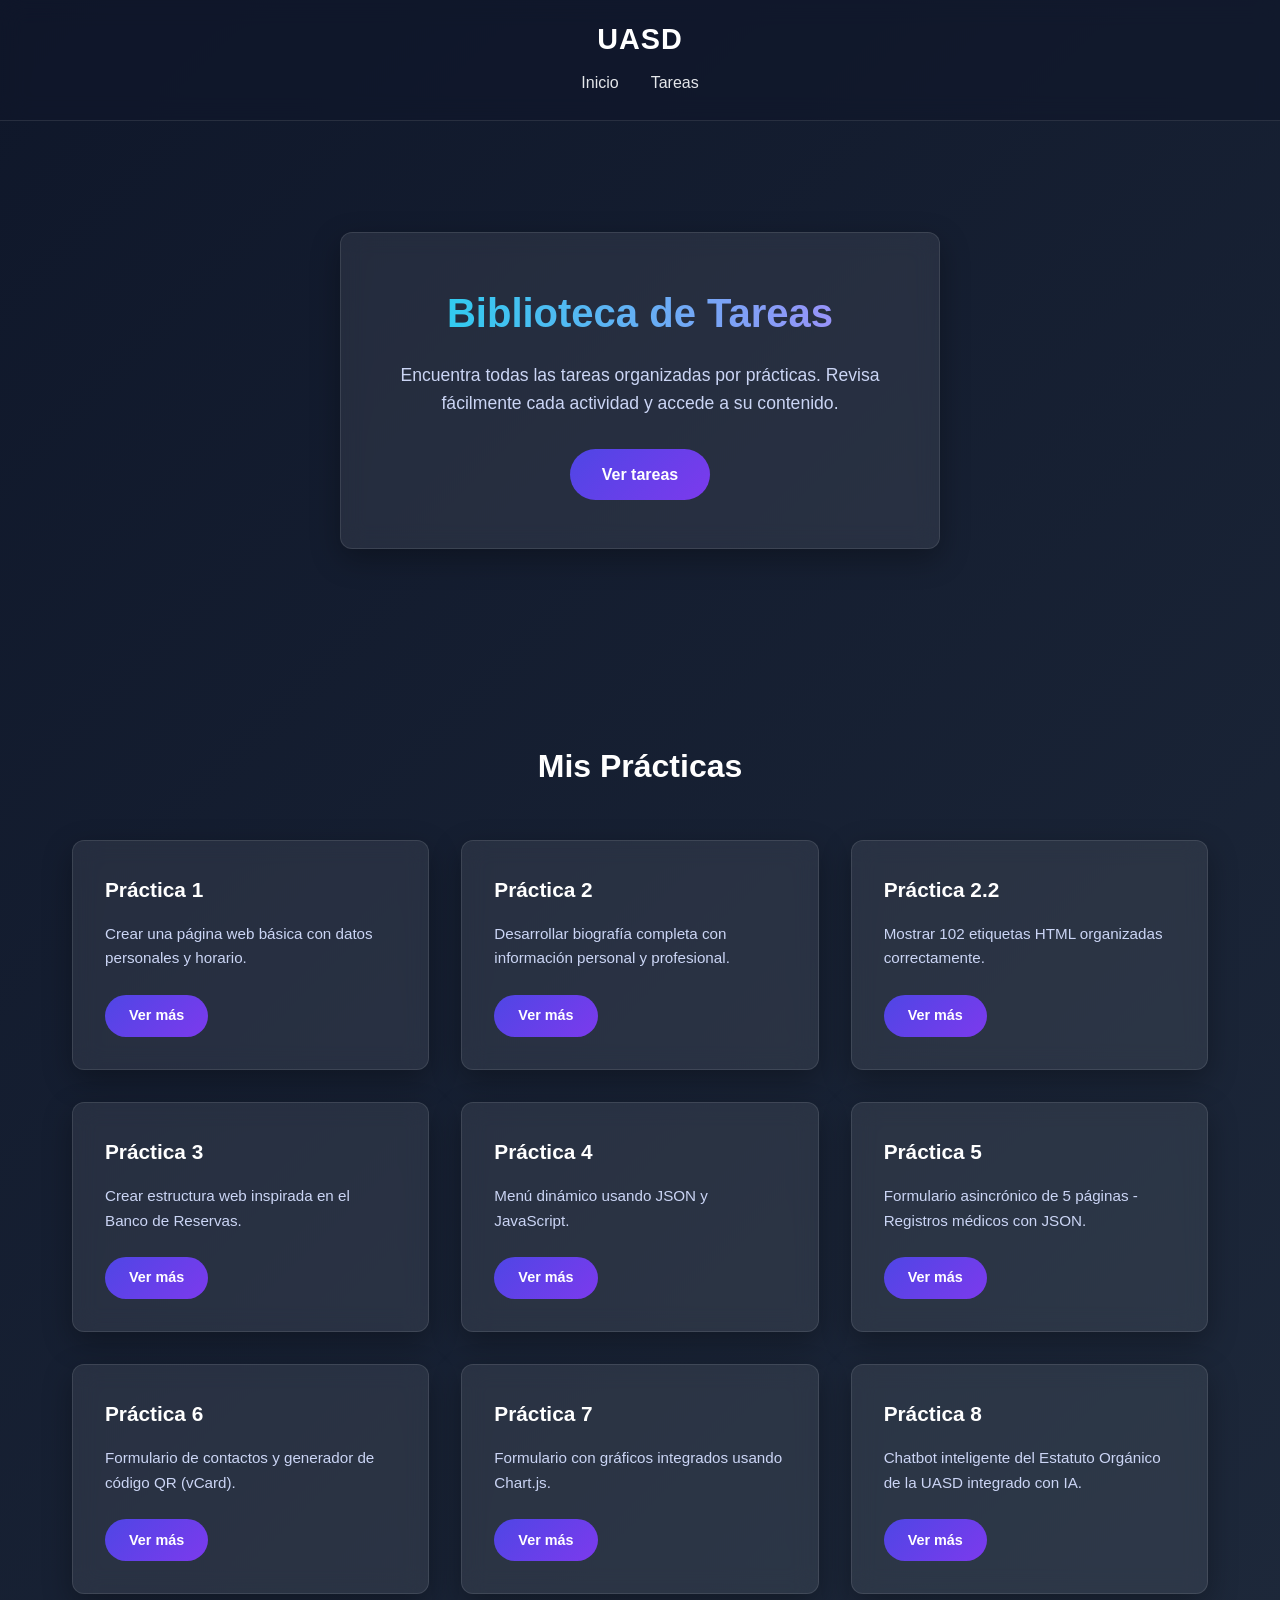
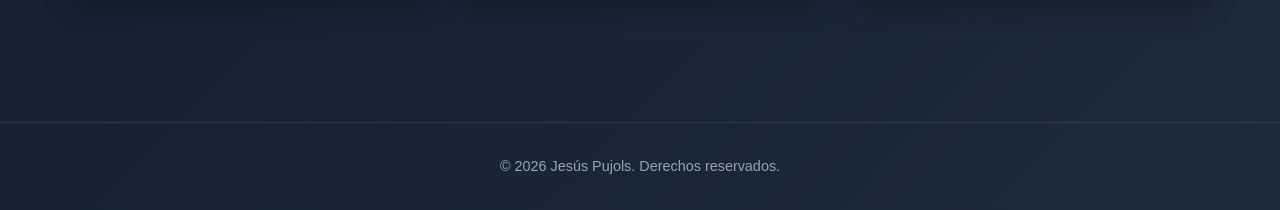
<file: index.html>
<!DOCTYPE html>
<html lang="es">

<head>
	<meta charset="UTF-8">
	<meta name="viewport" content="width=device-width, initial-scale=1.0">
	<title>Biblioteca de Tareas - UASD</title>
	<link rel="stylesheet" href="assets/css/style.css">
</head>

<body>
	<!-- HEADER -->
	<header class="header-banner">
		<div class="container">
			<h1>UASD</h1>
			<nav>
				<a href="#inicio">Inicio</a>
				<a href="#tareas">Tareas</a>
			</nav>
		</div>
	</header>

	<!-- HERO SECTION -->
	<section id="inicio" class="hero">
		<div class="hero-content">
			<h2>Biblioteca de Tareas</h2>
			<p>Encuentra todas las tareas organizadas por prácticas. Revisa fácilmente cada actividad y accede a su
				contenido.</p>
			<a href="#tareas" class="btn">Ver tareas</a>
		</div>
	</section>

	<!-- MAIN CONTENT -->
	<main>
		<section id="tareas" class="tasks-section">
			<div class="container">
				<h2 class="section-title">Mis Prácticas</h2>
				<div class="tasks-grid">
					<!-- Practica 1 -->
					<article class="task-card">
						<h3>Práctica 1</h3>
						<p>Crear una página web básica con datos personales y horario.</p>
						<a href="Tareas/Práctica1.html" class="card-btn">Ver más</a>
					</article>

					<!-- Practica 2 -->
					<article class="task-card">
						<h3>Práctica 2</h3>
						<p>Desarrollar biografía completa con información personal y profesional.</p>
						<a href="Tareas/Practica2.1.html" class="card-btn">Ver más</a>
					</article>

					<!-- Practica 2.2 -->
					<article class="task-card">
						<h3>Práctica 2.2</h3>
						<p>Mostrar 102 etiquetas HTML organizadas correctamente.</p>
						<a href="Tareas/Practica2.2.html" class="card-btn">Ver más</a>
					</article>

					<!-- Practica 3 -->
					<article class="task-card">
						<h3>Práctica 3</h3>
						<p>Crear estructura web inspirada en el Banco de Reservas.</p>
						<a href="Tareas/Practica3.html" class="card-btn">Ver más</a>
					</article>

					<!-- Practica 4 -->
					<article class="task-card">
						<h3>Práctica 4</h3>
						<p>Menú dinámico usando JSON y JavaScript.</p>
						<a href="Tareas/practica4/index.html" class="card-btn">Ver más</a>
					</article>

					<!-- Practica 5 -->
					<article class="task-card">
						<h3>Práctica 5</h3>
						<p>Formulario asincrónico de 5 páginas - Registros médicos con JSON.</p>
						<a href="Tareas/practica5/index.html" class="card-btn">Ver más</a>
					</article>

					<!-- Practica 6 -->
					<article class="task-card">
						<h3>Práctica 6</h3>
						<p>Formulario de contactos y generador de código QR (vCard).</p>
						<a href="Tareas/practica6/index.html" class="card-btn">Ver más</a>
					</article>

					<!-- Practica 7 -->
					<article class="task-card">
						<h3>Práctica 7</h3>
						<p>Formulario con gráficos integrados usando Chart.js.</p>
						<a href="Tareas/practica7/index.html" class="card-btn">Ver más</a>
					</article>

					<!-- Practica 8 -->
					<article class="task-card">
						<h3>Práctica 8</h3>
						<p>Chatbot inteligente del Estatuto Orgánico de la UASD integrado con IA.</p>
						<a href="Tareas/practica8/index.html" class="card-btn">Ver más</a>
					</article>
				</div>
			</div>
		</section>
	</main>

	<!-- FOOTER -->
	<footer>
		<p>&copy; 2026 Jesús Pujols. Derechos reservados.</p>
	</footer>
</body>

</html>
</file>
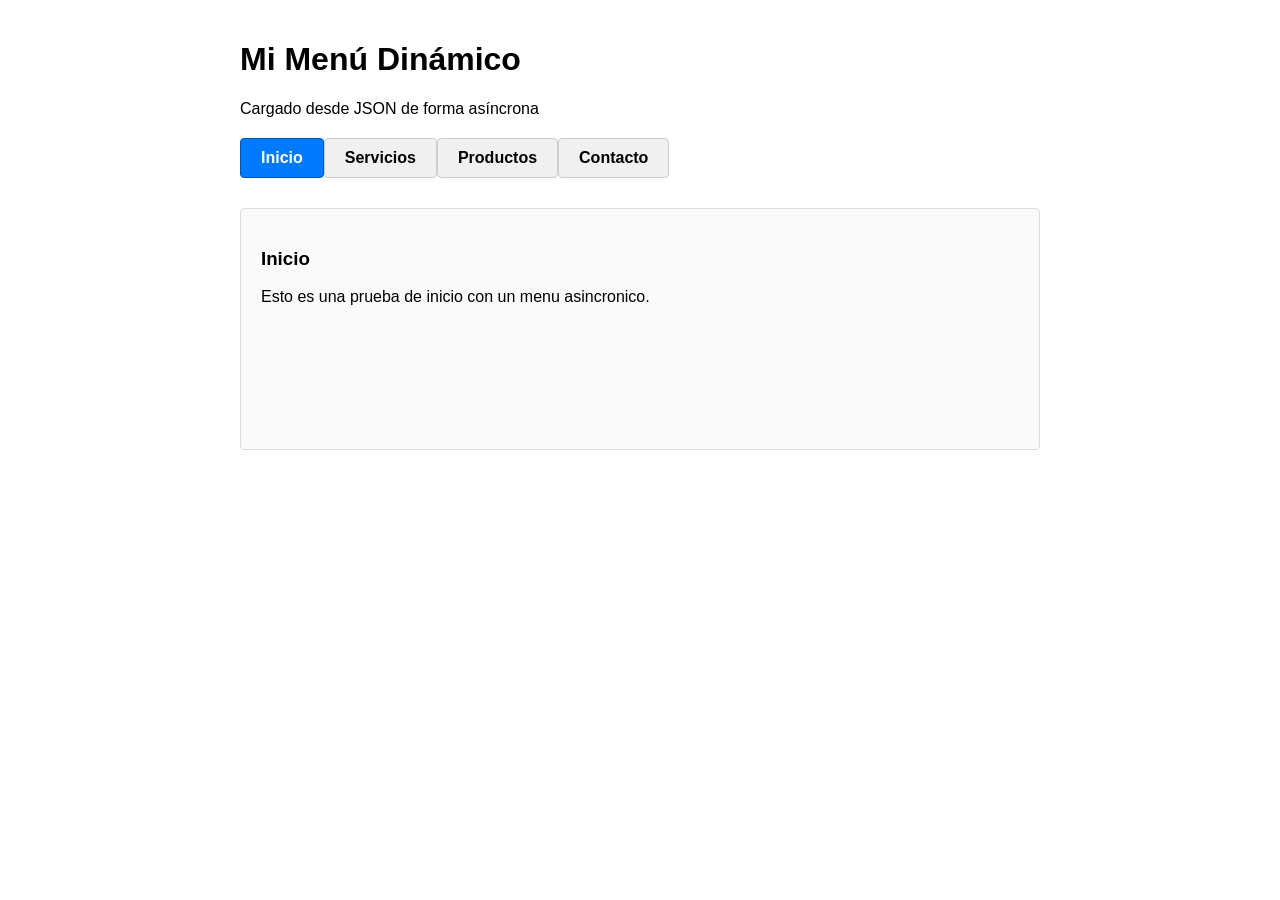
<file: Tareas/practica4/index.html>
<!DOCTYPE html>
<html lang="es">

<head>
    <meta charset="UTF-8">
    <meta name="viewport" content="width=device-width, initial-scale=1.0">
    <title>Menú Asíncrono con JSON - Práctica 4</title>
    <link rel="icon" href="img/menu_icon.png" type="image/x-icon">
    <link rel="stylesheet" href="assets/css/style.css">
</head>

<body>
    <div class="container">
        <header>
            <h1>Mi Menú Dinámico</h1>
            <p class="subtitle">Cargado desde JSON de forma asíncrona</p>
        </header>

        <nav id="menu" class="menu"></nav>

        <main id="contenido" class="content">
            <p>Selecciona una opción del menú...</p>
        </main>
    </div>

    <script src="assets/js/script.js"></script>
</body>

</html>
</file>
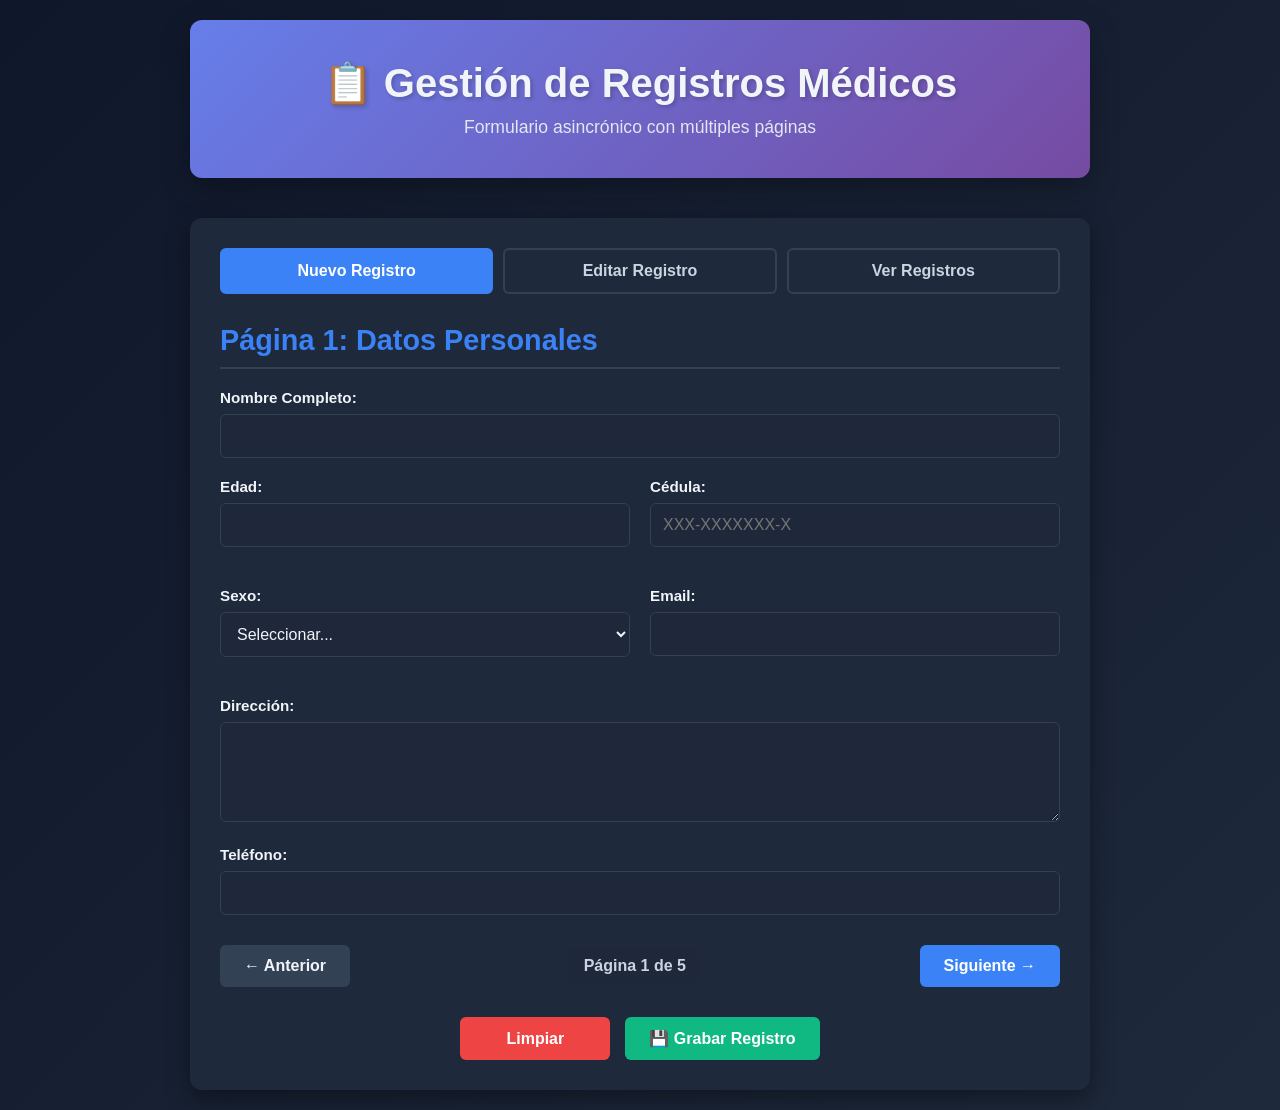
<file: Tareas/practica5/index.html>
<!DOCTYPE html>
<html lang="es">
<head>
    <meta charset="UTF-8">
    <meta name="viewport" content="width=device-width, initial-scale=1.0">
    <title>Práctica 5 - Formulario Asincrónico con JSON</title>
    <link rel="stylesheet" href="assets/css/style.css">
</head>
<body>
    <div class="container">
        <header>
            <h1>📋 Gestión de Registros Médicos</h1>
            <p>Formulario asincrónico con múltiples páginas</p>
        </header>

        <div class="main-content">
            <!-- Selector de Modo -->
            <div class="mode-selector">
                <button class="btn-mode active" data-mode="nuevo">Nuevo Registro</button>
                <button class="btn-mode" data-mode="editar">Editar Registro</button>
                <button class="btn-mode" data-mode="ver">Ver Registros</button>
            </div>

            <!-- Formulario de 5 Páginas -->
            <form id="formularioRegistro" class="formulario">
                
                <!-- Página 1: Datos Personales -->
                <div class="pagina active" data-pagina="1">
                    <h2>Página 1: Datos Personales</h2>
                    <div class="form-group">
                        <label for="nombre">Nombre Completo:</label>
                        <input type="text" id="nombre" name="nombre" required>
                    </div>
                    <div class="form-row">
                        <div class="form-group">
                            <label for="edad">Edad:</label>
                            <input type="number" id="edad" name="edad" min="1" max="150" required>
                        </div>
                        <div class="form-group">
                            <label for="cedula">Cédula:</label>
                            <input type="text" id="cedula" name="cedula" placeholder="XXX-XXXXXXX-X" required>
                        </div>
                    </div>
                    <div class="form-row">
                        <div class="form-group">
                            <label for="sexo">Sexo:</label>
                            <select id="sexo" name="sexo" required>
                                <option value="">Seleccionar...</option>
                                <option value="M">Masculino</option>
                                <option value="F">Femenino</option>
                            </select>
                        </div>
                        <div class="form-group">
                            <label for="email">Email:</label>
                            <input type="email" id="email" name="email" required>
                        </div>
                    </div>
                    <div class="form-group">
                        <label for="direccion">Dirección:</label>
                        <textarea id="direccion" name="direccion" rows="3" ></textarea>
                    </div>
                    <div class="form-group">
                        <label for="telefono">Teléfono:</label>
                        <input type="tel" id="telefono" name="telefono" required>
                    </div>
                </div>

                <!-- Página 2: Familiares -->
                <div class="pagina" data-pagina="2">
                    <h2>Página 2: Familiares</h2>
                    <p class="info-text">Agregue información sobre sus familiares</p>
                    
                    <div class="form-group">
                        <label for="nombreFamiliar">Nombre del Familiar:</label>
                        <input type="text" id="nombreFamiliar" name="nombreFamiliar" placeholder="Ej: Dionisio Silverio">
                    </div>
                    <div class="form-row">
                        <div class="form-group">
                            <label for="parentesco">Parentesco:</label>
                            <select id="parentesco" name="parentesco">
                                <option value="">Seleccionar...</option>
                                <option value="Padre">Padre</option>
                                <option value="Madre">Madre</option>
                                <option value="Hijo">Hijo</option>
                                <option value="Hermano">Hermano</option>
                                <option value="Abuelo">Abuelo</option>
                                <option value="Tío">Tío</option>
                                <option value="Primo">Primo</option>
                                <option value="Cónyuge">Cónyuge</option>
                                <option value="Otro">Otro</option>
                            </select>
                        </div>
                        <div class="form-group">
                            <label for="edadFamiliar">Edad:</label>
                            <input type="number" id="edadFamiliar" name="edadFamiliar" min="0" max="150">
                        </div>
                    </div>
                    <button type="button" class="btn-agregar" id="btnAgregarFamiliar">+ Agregar Familiar</button>

                    <div id="listaFamiliares" class="lista-items">
                        <!-- Los familiares agregados se mostrarán aquí -->
                    </div>
                </div>

                <!-- Página 3: Condiciones Pre-Existentes de Salud -->
                <div class="pagina" data-pagina="3">
                    <h2>Página 3: Condiciones Pre-Existentes de Salud</h2>
                    <p class="info-text">Crónicas o enfermedades diagnosticadas</p>
                    
                    <div class="form-group">
                        <label for="enfermedad">Enfermedad/Condición:</label>
                        <input type="text" id="enfermedad" name="enfermedad" placeholder="Ej: Hipertensión">
                    </div>
                    <div class="form-row">
                        <div class="form-group">
                            <label for="tiempoEnfermedad">Tiempo con la Enfermedad:</label>
                            <input type="text" id="tiempoEnfermedad" name="tiempoEnfermedad" placeholder="Ej: 5 años">
                        </div>
                        <div class="form-group">
                            <label for="detallesSalud">Detalles/Observaciones:</label>
                            <input type="text" id="detallesSalud" name="detallesSalud" placeholder="Ej: Controlada con medicamentos">
                        </div>
                    </div>
                    <button type="button" class="btn-agregar" id="btnAgregarSalud">+ Agregar Condición</button>

                    <div id="listaCondiciones" class="lista-items">
                        <!-- Las condiciones agregadas se mostrarán aquí -->
                    </div>
                </div>

                <!-- Página 4: Internamientos Realizados -->
                <div class="pagina" data-pagina="4">
                    <h2>Página 4: Internamientos Realizados</h2>
                    <p class="info-text">Hospitalizaciones previas</p>
                    
                    <div class="form-group">
                        <label for="fechaInternamiento">Fecha de Internamiento:</label>
                        <input type="date" id="fechaInternamiento" name="fechaInternamiento">
                    </div>
                    <div class="form-group">
                        <label for="centroMedico">Centro Médico:</label>
                        <input type="text" id="centroMedico" name="centroMedico" placeholder="Ej: Hospital Central">
                    </div>
                    <div class="form-group">
                        <label for="diagnostico">Diagnóstico:</label>
                        <textarea id="diagnostico" name="diagnostico" rows="3" placeholder="Describe el motivo del internamiento"></textarea>
                    </div>
                    <button type="button" class="btn-agregar" id="btnAgregarInternamiento">+ Agregar Internamiento</button>

                    <div id="listaInternamientos" class="lista-items">
                        <!-- Los internamientos agregados se mostrarán aquí -->
                    </div>
                </div>

                <!-- Página 5: Resumen y Presentación -->
                <div class="pagina" data-pagina="5">
                    <h2>Página 5: Resumen de Datos Registrados</h2>
                    <p class="info-text">Revise la información antes de guardar</p>
                    
                    <div id="resumenDatos" class="resumen">
                        <!-- El resumen se generará aquí -->
                    </div>
                </div>

                <!-- Botones de Navegación -->
                <div class="navegacion">
                    <button type="button" class="btn btn-secundario" id="btnAnterior">← Anterior</button>
                    <span id="indicadorPagina" class="indicador">Página 1 de 5</span>
                    <button type="button" class="btn btn-primario" id="btnSiguiente">Siguiente →</button>
                </div>

                <!-- Botones de Acción -->
                <div class="acciones">
                    <button type="button" class="btn btn-danger" id="btnLimpiar">Limpiar</button>
                    <button type="submit" class="btn btn-success" id="btnGuardar">💾 Grabar Registro</button>
                </div>
            </form>

            <!-- Área de Ver Registros -->
            <div id="areaVerRegistros" class="area-ver-registros hidden">
                <h2>Registros Guardados</h2>
                <div id="contenedorRegistros" class="contenedor-registros">
                    <!-- Los registros se cargarán aquí -->
                </div>
            </div>
        </div>

        <!-- Notificaciones -->
        <div id="notificacion" class="notificacion"></div>

        <!-- Modal: Seleccionar Registro para Editar -->
        <div id="modalSeleccionarRegistro" class="modal hidden">
            <div class="modal-contenido">
                <div class="modal-header">
                    <h2>Seleccionar Registro para Editar</h2>
                    <button type="button" class="modal-close" onclick="cerrarModal('modalSeleccionarRegistro')">&times;</button>
                </div>
                <div class="modal-body">
                    <div id="listaRegistrosEditar" class="lista-registros-modal">
                        <!-- Se cargarán los registros disponibles aquí -->
                    </div>
                </div>
                <div class="modal-footer">
                    <button type="button" class="btn btn-secundario" onclick="cerrarModal('modalSeleccionarRegistro')">Cancelar</button>
                </div>
            </div>
        </div>

        <!-- Modal: Confirmar Limpiar Formulario -->
        <div id="modalConfirmarLimpiar" class="modal hidden">
            <div class="modal-contenido modal-pequeno">
                <div class="modal-header">
                    <h2>Confirmar Acción</h2>
                    <button type="button" class="modal-close" onclick="cerrarModal('modalConfirmarLimpiar')">&times;</button>
                </div>
                <div class="modal-body">
                    <p style="font-size: 1.1em; color: #F1F5F9;">¿Está seguro de que desea limpiar el formulario? Se perderán todos los cambios sin guardar.</p>
                </div>
                <div class="modal-footer">
                    <button type="button" class="btn btn-secundario" onclick="cerrarModal('modalConfirmarLimpiar')">Cancelar</button>
                    <button type="button" class="btn btn-danger" onclick="gestor.interfaz.confirmarLimpiar()">Limpiar Formulario</button>
                </div>
            </div>
        </div>

        <!-- Modal: Confirmar Eliminar Registro -->
        <div id="modalConfirmarEliminar" class="modal hidden">
            <div class="modal-contenido modal-pequeno">
                <div class="modal-header">
                    <h2>Confirmar Eliminación</h2>
                    <button type="button" class="modal-close" onclick="cerrarModal('modalConfirmarEliminar')">&times;</button>
                </div>
                <div class="modal-body">
                    <p style="font-size: 1.1em; color: #F1F5F9;">¿Está seguro de que desea eliminar este registro? Esta acción no se puede deshacer.</p>
                </div>
                <div class="modal-footer">
                    <button type="button" class="btn btn-secundario" onclick="cerrarModal('modalConfirmarEliminar')">Cancelar</button>
                    <button type="button" class="btn btn-danger" onclick="gestor.interfaz.procederConEliminar()">Eliminar</button>
                </div>
            </div>
        </div>
    </div>

    <script src="assets/js/script.js"></script>
</body>
</html>
</file>
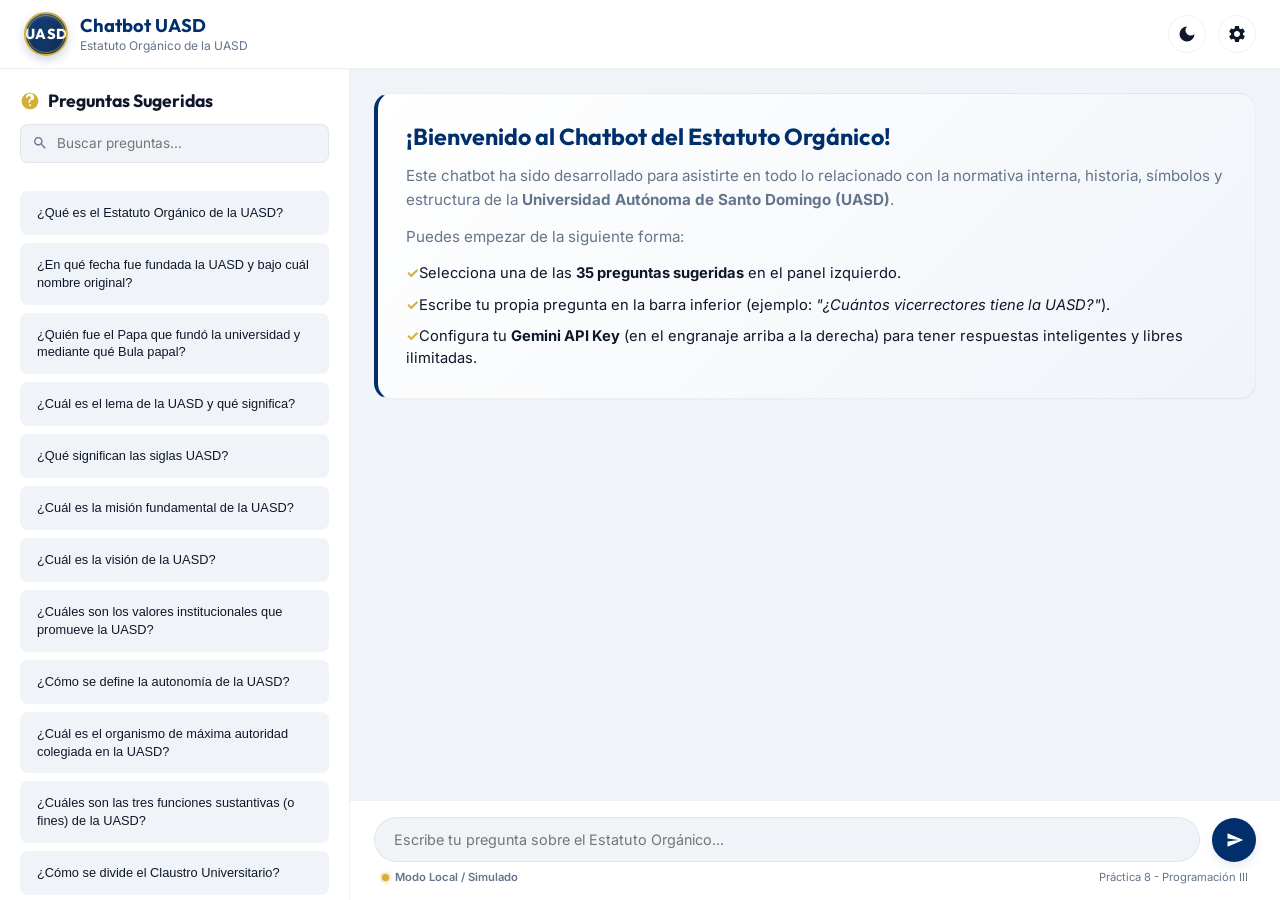
<file: Tareas/practica8/index.html>
<!DOCTYPE html>
<html lang="es">

<head>
    <meta charset="UTF-8">
    <meta name="viewport" content="width=device-width, initial-scale=1.0">
    <title>Chatbot del Estatuto Orgánico - UASD</title>
    <link rel="stylesheet" href="style.css">
</head>

<body>

    <header class="app-header">
        <div class="brand-section">
            <div id="uasd-logo" class="uasd-logo-placeholder">UASD</div>
            <div class="brand-info">
                <h1>Chatbot UASD</h1>
                <p>Estatuto Orgánico de la UASD</p>
            </div>
        </div>
        <div class="header-actions">
            <button id="mobile-sidebar-toggle" class="toggle-sidebar-mobile" title="Ver preguntas sugeridas">
                <svg viewBox="0 0 24 24">
                    <path d="M3 18h18v-2H3v2zm0-5h18v-2H3v2zm0-7v2h18V6H3z" />
                </svg>
            </button>

            <button id="theme-toggle" class="btn-icon" title="Cambiar tema">
            </button>

            <button id="settings-btn" class="btn-icon" title="Configurar API Key">
                <svg viewBox="0 0 24 24">
                    <path
                        d="M19.14 12.94c.04-.3.06-.61.06-.94 0-.32-.02-.64-.07-.94l2.03-1.58c.18-.14.23-.41.12-.61l-1.92-3.32c-.12-.22-.37-.29-.59-.22l-2.39.96c-.5-.38-1.03-.7-1.62-.94l-.36-2.54c-.04-.24-.24-.41-.48-.41h-3.84c-.24 0-.43.17-.47.41l-.36 2.54c-.59.24-1.13.57-1.62.94l-2.39-.96c-.22-.08-.47 0-.59.22L2.74 8.87c-.12.21-.08.47.12.61l2.03 1.58c-.05.3-.09.63-.09.94s.02.64.07.94l-2.03 1.58c-.18.14-.23.41-.12.61l1.92 3.32c.12.22.37.29.59.22l2.39-.96c.5.38 1.03.7 1.62.94l.36 2.54c.05.24.24.41.48.41h3.84c.24 0 .44-.17.47-.41l.36-2.54c.59-.24 1.13-.56 1.62-.94l2.39.96c.22.08.47 0 .59-.22l1.92-3.32c.12-.22.07-.47-.12-.61l-2.01-1.58zM12 15.6c-1.98 0-3.6-1.62-3.6-3.6s1.62-3.6 3.6-3.6 3.6 1.62 3.6 3.6-1.62 3.6-3.6 3.6z" />
                </svg>
            </button>
        </div>
    </header>

    <div class="app-container">

        <div id="sidebar-overlay" class="sidebar-overlay"></div>

        <aside id="sidebar" class="sidebar">
            <div class="sidebar-header">
                <h2>
                    <svg viewBox="0 0 24 24" width="20" height="20">
                        <path
                            d="M12 2C6.48 2 2 6.48 2 12s4.48 10 10 10 10-4.48 10-10S17.52 2 12 2zm1 16h-2v-2h2v2zm1.07-7.75l-.9.92C12.45 11.9 12 12.5 12 14h-2v-.5c0-1.1.45-2.1 1.17-2.83l1.24-1.26c.37-.36.59-.86.59-1.41 0-1.1-.9-2-2-2s-2 .9-2 2H7c0-2.76 2.24-5 5-5s5 2.24 5 5c0 1.04-.42 1.99-1.07 2.75z"
                            fill="currentColor" />
                    </svg>
                    Preguntas Sugeridas
                </h2>
                <div class="search-wrapper">
                    <span class="search-icon">
                        <svg viewBox="0 0 24 24">
                            <path
                                d="M15.5 14h-.79l-.28-.27C15.41 12.59 16 11.11 16 9.5 16 5.91 13.09 3 9.5 3S3 5.91 3 9.5 5.91 16 9.5 16c1.61 0 3.09-.59 4.23-1.57l.27.28v.79l5 4.99L20.49 19l-4.99-5zm-6 0C7.01 14 5 11.99 5 9.5S7.01 5 9.5 5 14 7.01 14 9.5 11.99 14 9.5 14z" />
                        </svg>
                    </span>
                    <input type="text" id="search-questions" class="search-input" placeholder="Buscar preguntas...">
                </div>
            </div>
            <div id="suggested-questions-list" class="questions-list">
            </div>
        </aside>

        <main class="chat-container">
            <div id="chat-messages" class="chat-messages">
                <div class="welcome-banner">
                    <h3>¡Bienvenido al Chatbot del Estatuto Orgánico!</h3>
                    <p>Este chatbot ha sido desarrollado para asistirte en todo lo relacionado con la normativa interna,
                        historia, símbolos y estructura de la <strong>Universidad Autónoma de Santo Domingo
                            (UASD)</strong>.</p>
                    <p>Puedes empezar de la siguiente forma:</p>
                    <ul>
                        <li>Selecciona una de las <strong>35 preguntas sugeridas</strong> en el panel izquierdo.</li>
                        <li>Escribe tu propia pregunta en la barra inferior (ejemplo: <em>"¿Cuántos vicerrectores tiene
                                la UASD?"</em>).</li>
                        <li>Configura tu <strong>Gemini API Key</strong> (en el engranaje arriba a la derecha) para
                            tener respuestas inteligentes y libres ilimitadas.</li>
                    </ul>
                </div>
            </div>

            <div class="chat-input-bar">
                <div class="input-container-wrapper">
                    <div class="input-field-container">
                        <input type="text" id="user-input" class="chat-input"
                            placeholder="Escribe tu pregunta sobre el Estatuto Orgánico..." autocomplete="off">
                    </div>
                    <button id="btn-send" class="btn-send" title="Enviar mensaje">
                        <svg viewBox="0 0 24 24">
                            <path d="M2.01 21L23 12 2.01 3 2 10l15 2-15 2z" />
                        </svg>
                    </button>
                </div>
                <div class="status-indicator">
                    <div class="status-badge offline">
                        <span id="status-dot" class="status-dot"></span>
                        <span id="status-text">Modo Local / Simulado</span>
                    </div>
                    <div>Práctica 8 - Programación III</div>
                </div>
            </div>
        </main>
    </div>

    <div id="settings-modal" class="modal-overlay">
        <div class="modal-content">
            <div class="modal-header">
                <h3>Configuración de IA</h3>
                <button id="modal-close" class="modal-close">&times;</button>
            </div>
            <form id="settings-form">
                <div class="modal-body">
                    <p>Para conectar el chatbot con la inteligencia artificial de <strong>Google Gemini</strong> y hacer
                        preguntas de manera libre y fluida, introduce tu clave de API (API Key) a continuación.</p>
                    <p><em>La clave se guarda localmente en tu navegador y no se envía a servidores externos aparte de
                            la API oficial de Google.</em></p>

                    <div id="api-help-panel" class="api-help-panel" style="display: none;">
                        <h4>Cómo obtener una API Key gratuita:</h4>
                        <ol>
                            <li>Visita <strong><a href="https://aistudio.google.com/" target="_blank">Google AI
                                        Studio</a></strong> e inicia sesión con tu cuenta de Google.</li>
                            <li>Presiona el botón <strong>"Get API key"</strong> en la parte superior izquierda.</li>
                            <li>Selecciona <strong>"Create API key"</strong> y elige <strong>"Create API key in new
                                    project"</strong>.</li>
                            <li>Copia la clave generada (empieza por <em>AIzaSy...</em>) y pégala abajo.</li>
                        </ol>
                    </div>

                    <div class="form-group">
                        <label for="api-key-input"
                            style="display: flex; justify-content: space-between; align-items: center; width: 100%;">
                            Gemini API Key:
                            <button type="button" id="btn-api-help" class="btn-help" title="¿Cómo obtener una API Key?">
                                <svg viewBox="0 0 24 24" width="16" height="16" style="fill: currentColor;">
                                    <path
                                        d="M12 2C6.48 2 2 6.48 2 12s4.48 10 10 10 10-4.48 10-10S17.52 2 12 2zm1 16h-2v-2h2v2zm1.07-7.75l-.9.92C12.45 11.9 12 12.5 12 14h-2v-.5c0-1.1.45-2.1 1.17-2.83l1.24-1.26c.37-.36.59-.86.59-1.41 0-1.1-.9-2-2-2s-2 .9-2 2H7c0-2.76 2.24-5 5-5s5 2.24 5 5c0 1.04-.42 1.99-1.07 2.75z" />
                                </svg>
                            </button>
                        </label>
                        <div class="input-password-wrapper">
                            <input type="password" id="api-key-input" placeholder="AIzaSy..." autocomplete="off">
                            <button type="button" id="toggle-password" class="btn-toggle-password"
                                title="Mostrar/Ocultar clave">
                                <svg viewBox="0 0 24 24">
                                    <path
                                        d="M12 7c2.76 0 5 2.24 5 5 0 .65-.13 1.26-.36 1.82l2.92 2.92c1.51-1.26 2.7-2.89 3.43-4.74-1.73-4.39-6-7.5-11-7.5-1.4 0-2.74.25-3.98.7l2.16 2.16C10.74 7.13 11.35 7 12 7zM2 4.27l2.28 2.28.46.46C3.08 8.3 1.78 10.02 1 12c1.73 4.39 6 7.5 11 7.5 1.55 0 3.03-.3 4.38-.84l.42.42L19.73 22 21 20.73 3.27 3 2 4.27zM7.53 9.8l1.55 1.55c-.05.21-.08.43-.08.65 0 1.66 1.34 3 3 3 .22 0 .44-.03.65-.08l1.55 1.55c-.67.33-1.41.53-2.2.53-2.76 0-5-2.24-5-5 0-.79.2-1.53.53-2.2zm4.31-.78l3.15 3.15.01-.17c0-1.66-1.34-3-3-3l-.16.02z" />
                                </svg>
                            </button>
                        </div>
                    </div>

                    <div class="form-group" style="margin-top: 0.8rem;">
                        <label for="model-select">Modelo de IA:</label>
                        <select id="model-select"
                            style="width: 100%; padding: 0.65rem; border: 1px solid var(--border-color); border-radius: var(--border-radius-sm); background-color: var(--bg-app); color: var(--text-main); font-family: var(--font-body); font-size: 0.85rem; outline: none; cursor: pointer;">
                            <option value="gemini-2.5-flash" selected>Gemini 2.5 Flash (Recomendado)</option>
                        </select>
                    </div>
                </div>
                <div class="modal-footer">
                    <button type="button" id="btn-cancel-settings" class="btn-secondary">Cancelar</button>
                    <button type="submit" class="btn-primary">Guardar Ajustes</button>
                </div>
            </form>
        </div>
    </div>

    <script src="script.js"></script>
</body>

</html>
</file>
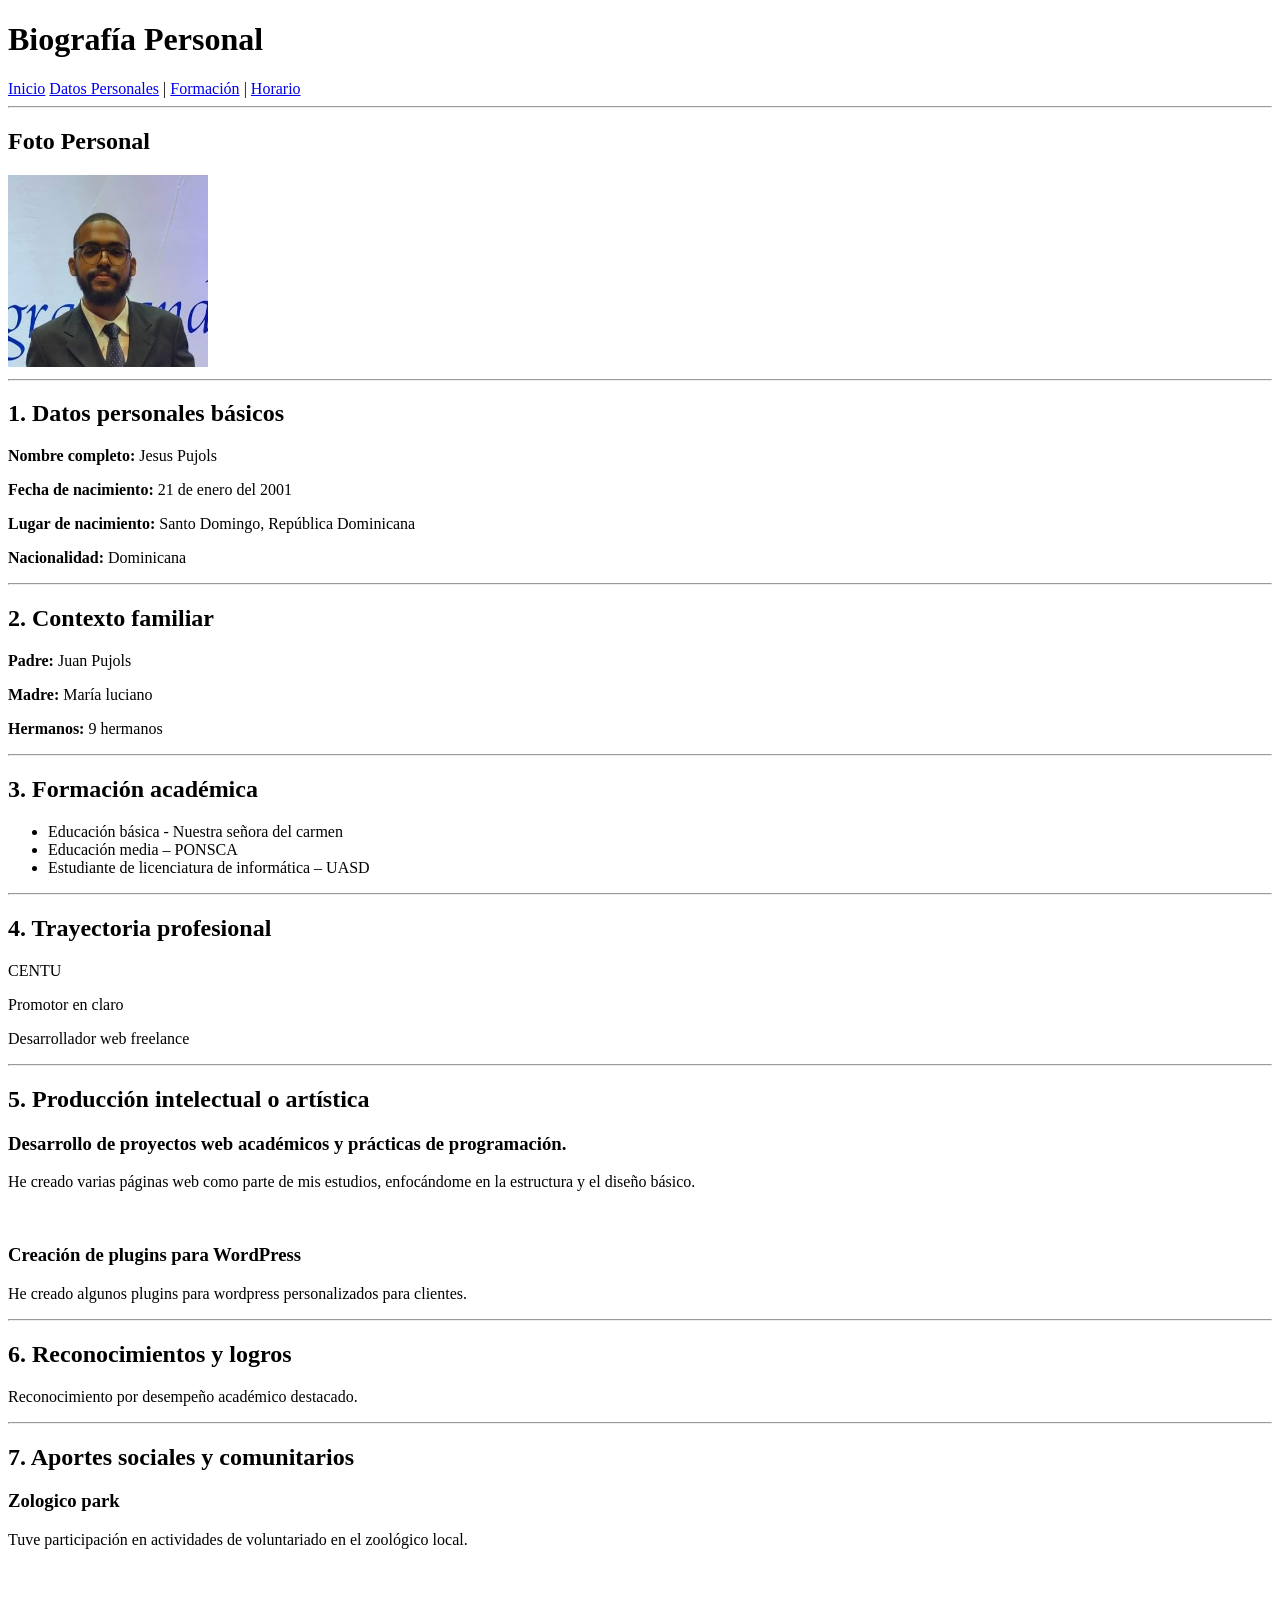
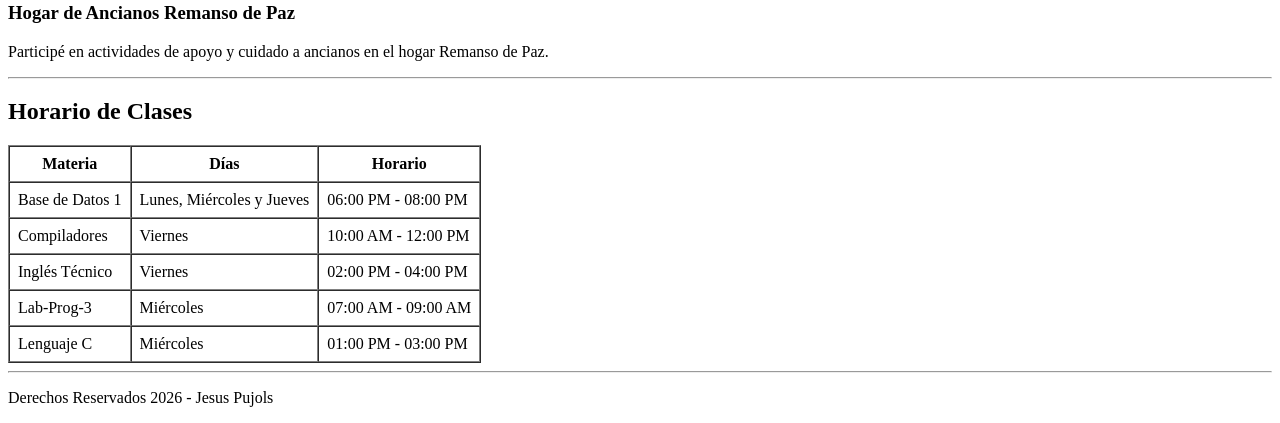
<file: Tareas/Practica2.1.html>
<!DOCTYPE html>
<html lang="es">

<head>
    <meta charset="UTF-8">
    <title>Biografía - Jesus Pujols</title>
</head>

<body>

    <header>
        <h1>Biografía Personal</h1>
        <nav>
             <a href="https://jesusp1234.github.io/Clase-de-programacion-3">Inicio</a>
            <a href="#datos">Datos Personales</a> |
            <a href="#formacion">Formación</a> |
            <a href="#horario">Horario</a>
        </nav>
        <hr>
    </header>

    <!-- FOTO -->
    <section>
        <h2>Foto Personal</h2>
        <img src="img/foto.jpg" alt="Foto de Jesus Pujols" width="200">

    </section>

    <hr>


    <section id="datos">
        <h2>1. Datos personales básicos</h2>
        <p><strong>Nombre completo:</strong> Jesus Pujols</p>
        <p><strong>Fecha de nacimiento:</strong> 21 de enero del 2001</p>
        <p><strong>Lugar de nacimiento:</strong> Santo Domingo, República Dominicana</p>
        <p><strong>Nacionalidad:</strong> Dominicana</p>
    </section>

    <hr>


    <section>
        <h2>2. Contexto familiar</h2>
        <p:><strong>Padre:</strong> Juan Pujols</p>
        <p><strong>Madre:</strong> María luciano</p>
        <p><strong>Hermanos:</strong> 9 hermanos </p>
    </section>

    <hr>


    <section id="formacion">
        <h2>3. Formación académica</h2>
        <ul>
            <li>Educación básica - Nuestra señora del carmen</li>
            <li>Educación media – PONSCA</li>
            <li>Estudiante de licenciatura de informática – UASD</li>
        </ul>
    </section>

    <hr>


    <section>
        <h2>4. Trayectoria profesional</h2>
        <p>CENTU</p>
        <p>Promotor en claro</p>
        <p>Desarrollador web freelance</p>
    </section>

    <hr>


    <section>
        <h2>5. Producción intelectual o artística</h2>
        <h3>Desarrollo de proyectos web académicos y prácticas de programación.</h3>
        <p>He creado varias páginas web como parte de mis estudios, 
            enfocándome en la estructura y el diseño básico.</p>

            <br>

            <h3>Creación de plugins para WordPress</h3>
            <p>He creado algunos plugins para wordpress personalizados para clientes.</p>
    </section>

    <hr>


    <section>
        <h2>6. Reconocimientos y logros</h2>
        <p>Reconocimiento por desempeño académico destacado.</p>
    </section>

    <hr>

    <section>
        <h2>7. Aportes sociales y comunitarios</h2>
        <h3>Zologico park</h3>
        <p>Tuve participación en actividades de voluntariado en el zoológico local.</p><br>

        <h3>Hogar de Ancianos Remanso de Paz</h3>
        <p>Participé en actividades de apoyo y cuidado a ancianos en el hogar Remanso de Paz.</p>
    </section>

    <hr>

    <!-- HORARIO -->
    <section id="horario">
        <h2>Horario de Clases</h2>

       <table border="1" cellpadding="8" cellspacing="0">
         <thead>
            <tr>
               <th>Materia</th>
               <th>Días</th>
               <th>Horario</th>
            </tr>
         </thead>

         <tbody>
            <tr>
               <td>Base de Datos 1</td>
               <td>Lunes, Miércoles y Jueves</td>
               <td>06:00 PM - 08:00 PM</td>
            </tr>

            <tr>
               <td>Compiladores</td>
               <td>Viernes</td>
               <td>10:00 AM - 12:00 PM</td>
            </tr>

            <tr>
               <td>Inglés Técnico</td>
               <td>Viernes</td>
               <td>02:00 PM - 04:00 PM</td>
            </tr>

            <tr>
               <td>Lab-Prog-3</td>
               <td>Miércoles</td>
               <td>07:00 AM - 09:00 AM</td>
            </tr>

            <tr>
               <td>Lenguaje C</td>
               <td>Miércoles</td>
               <td>01:00 PM - 03:00 PM</td>
            </tr>
         </tbody>

      </table>
    </section>

    <hr>

    <footer>
        <p>Derechos Reservados 2026 - Jesus Pujols</p>
    </footer>

</body>

</html>
</file>
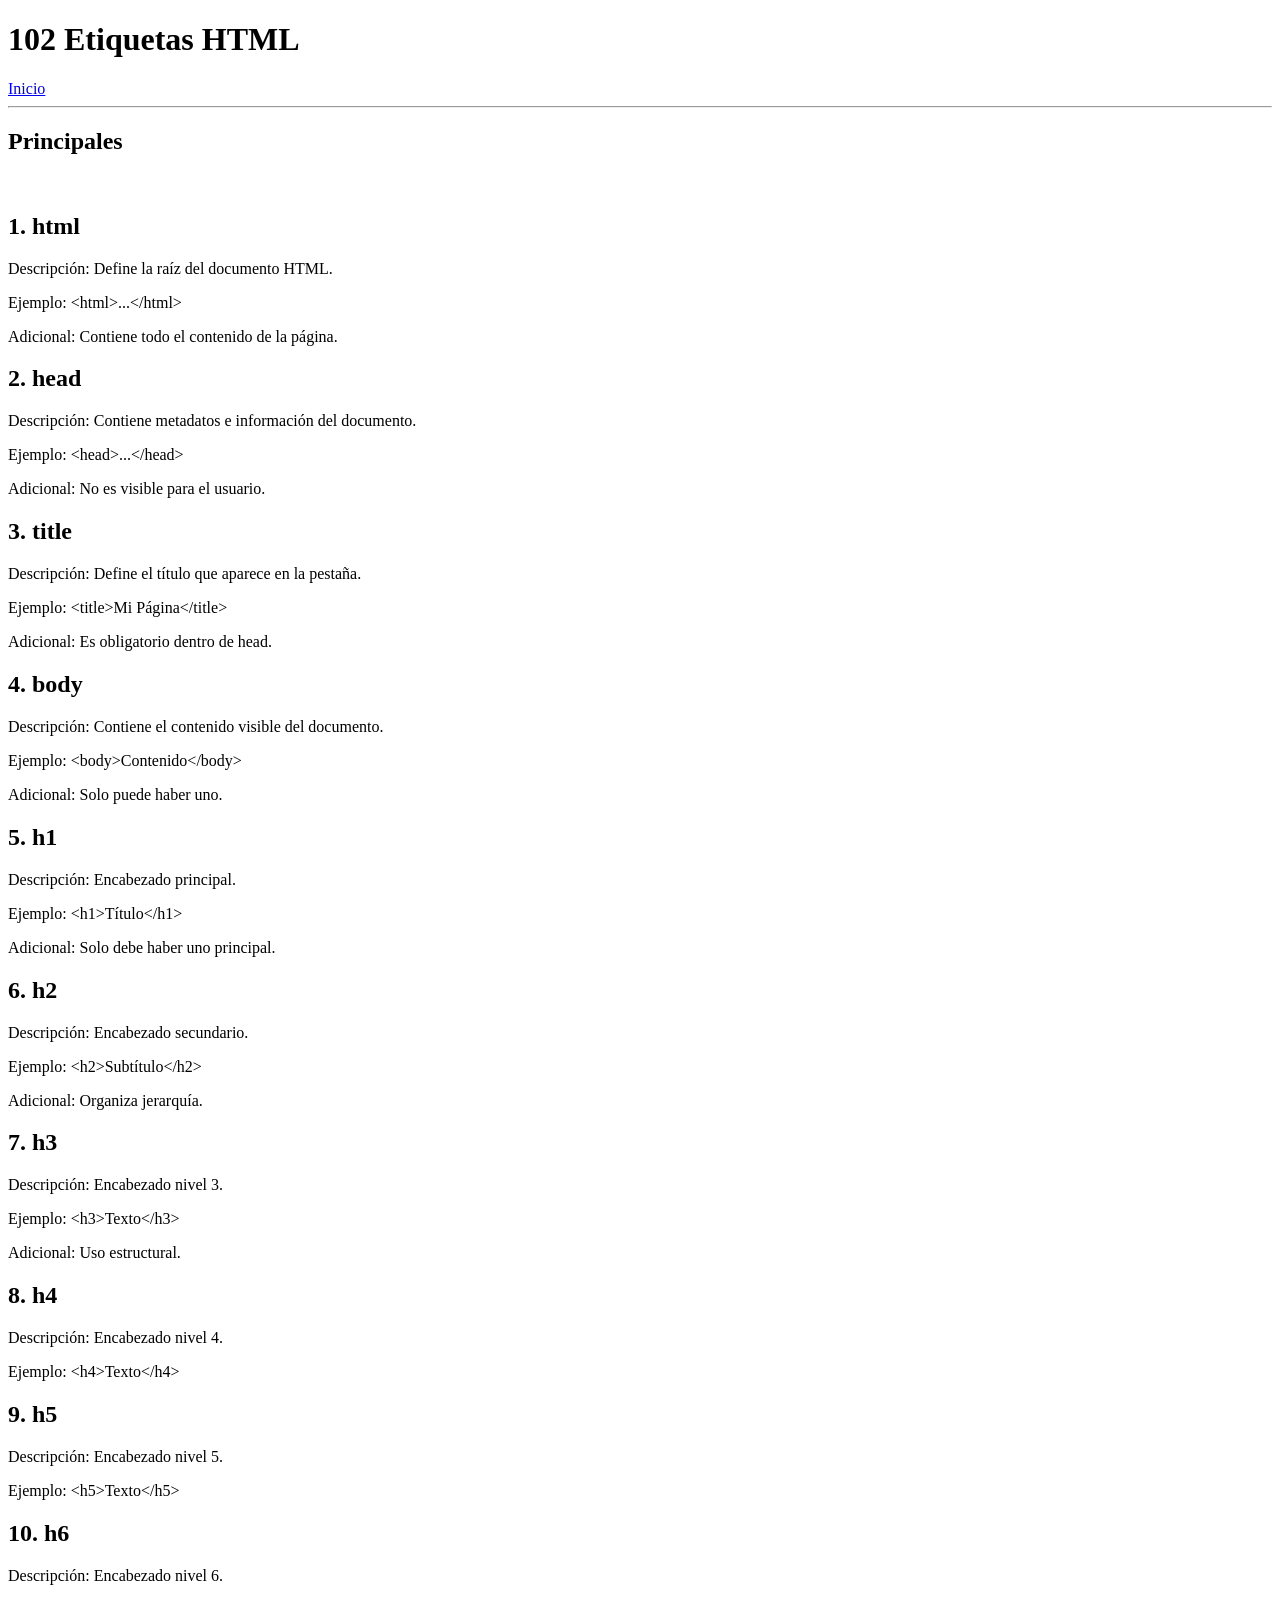
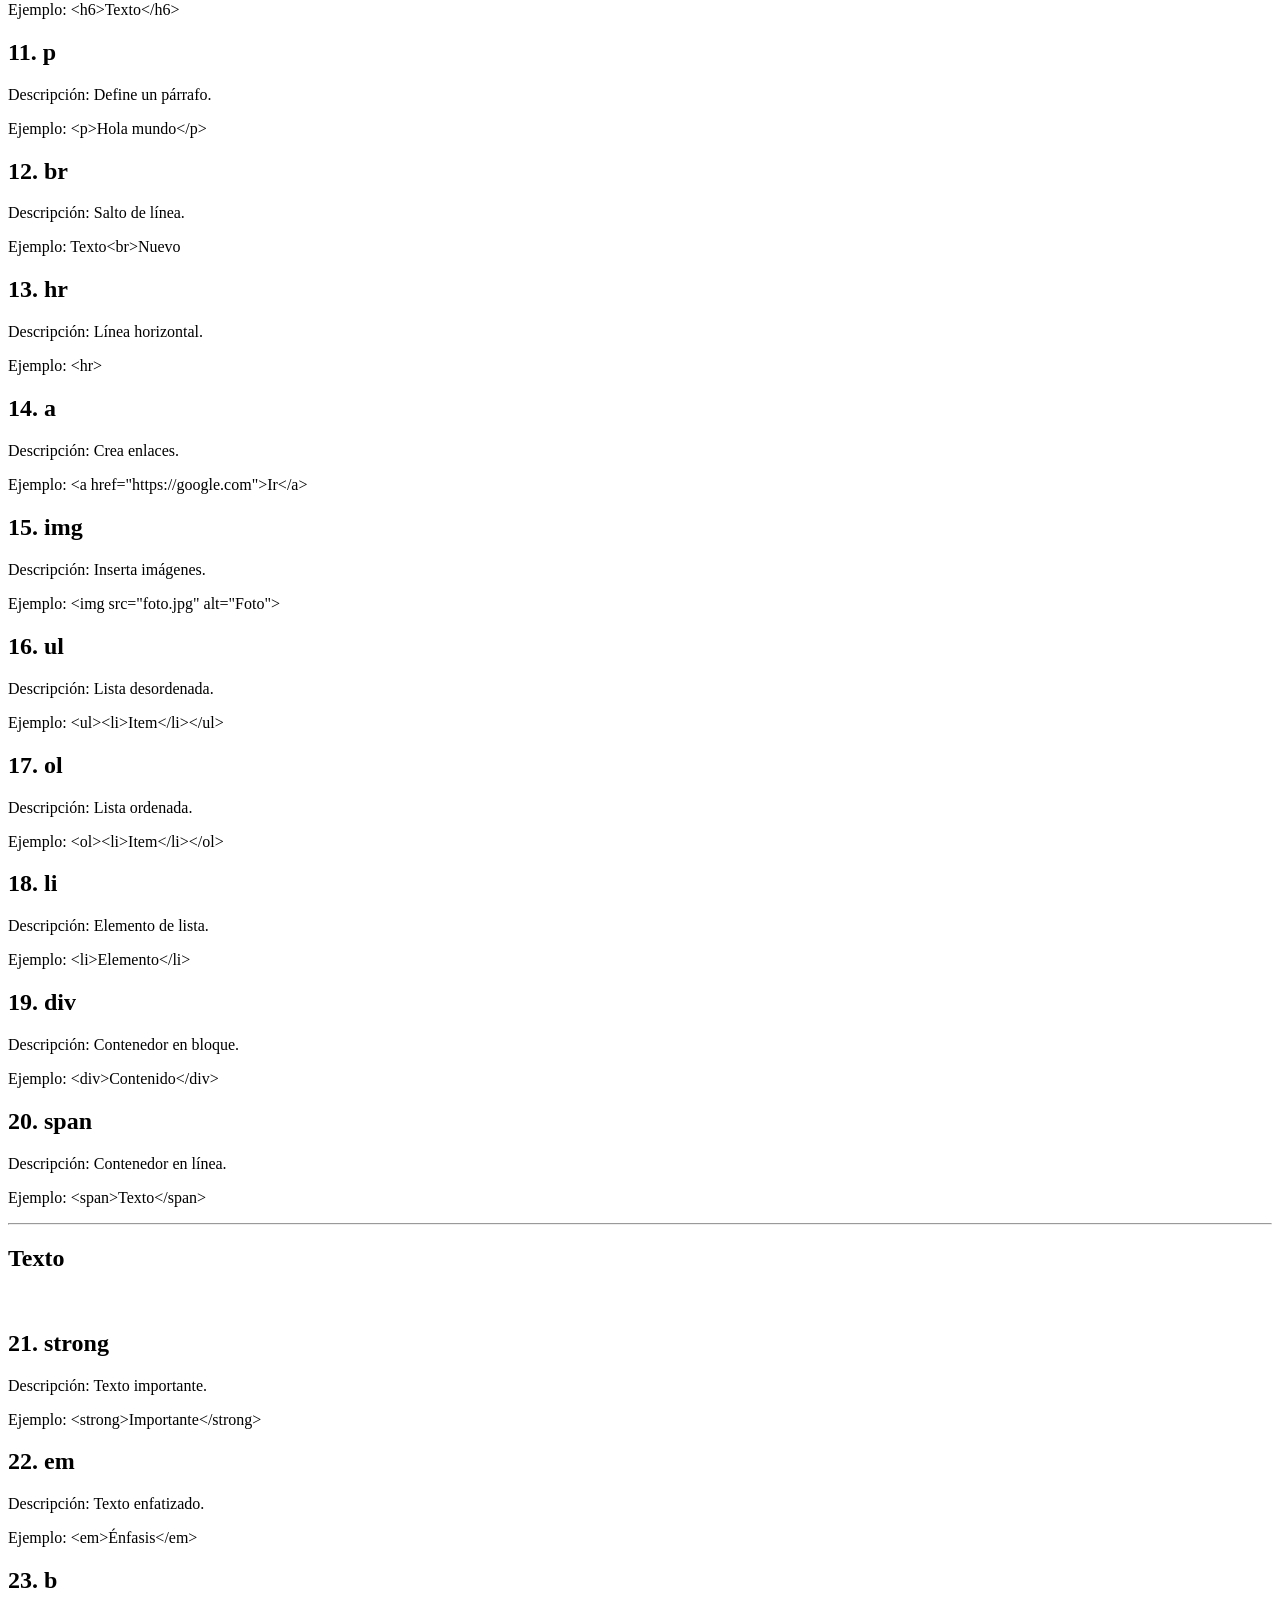
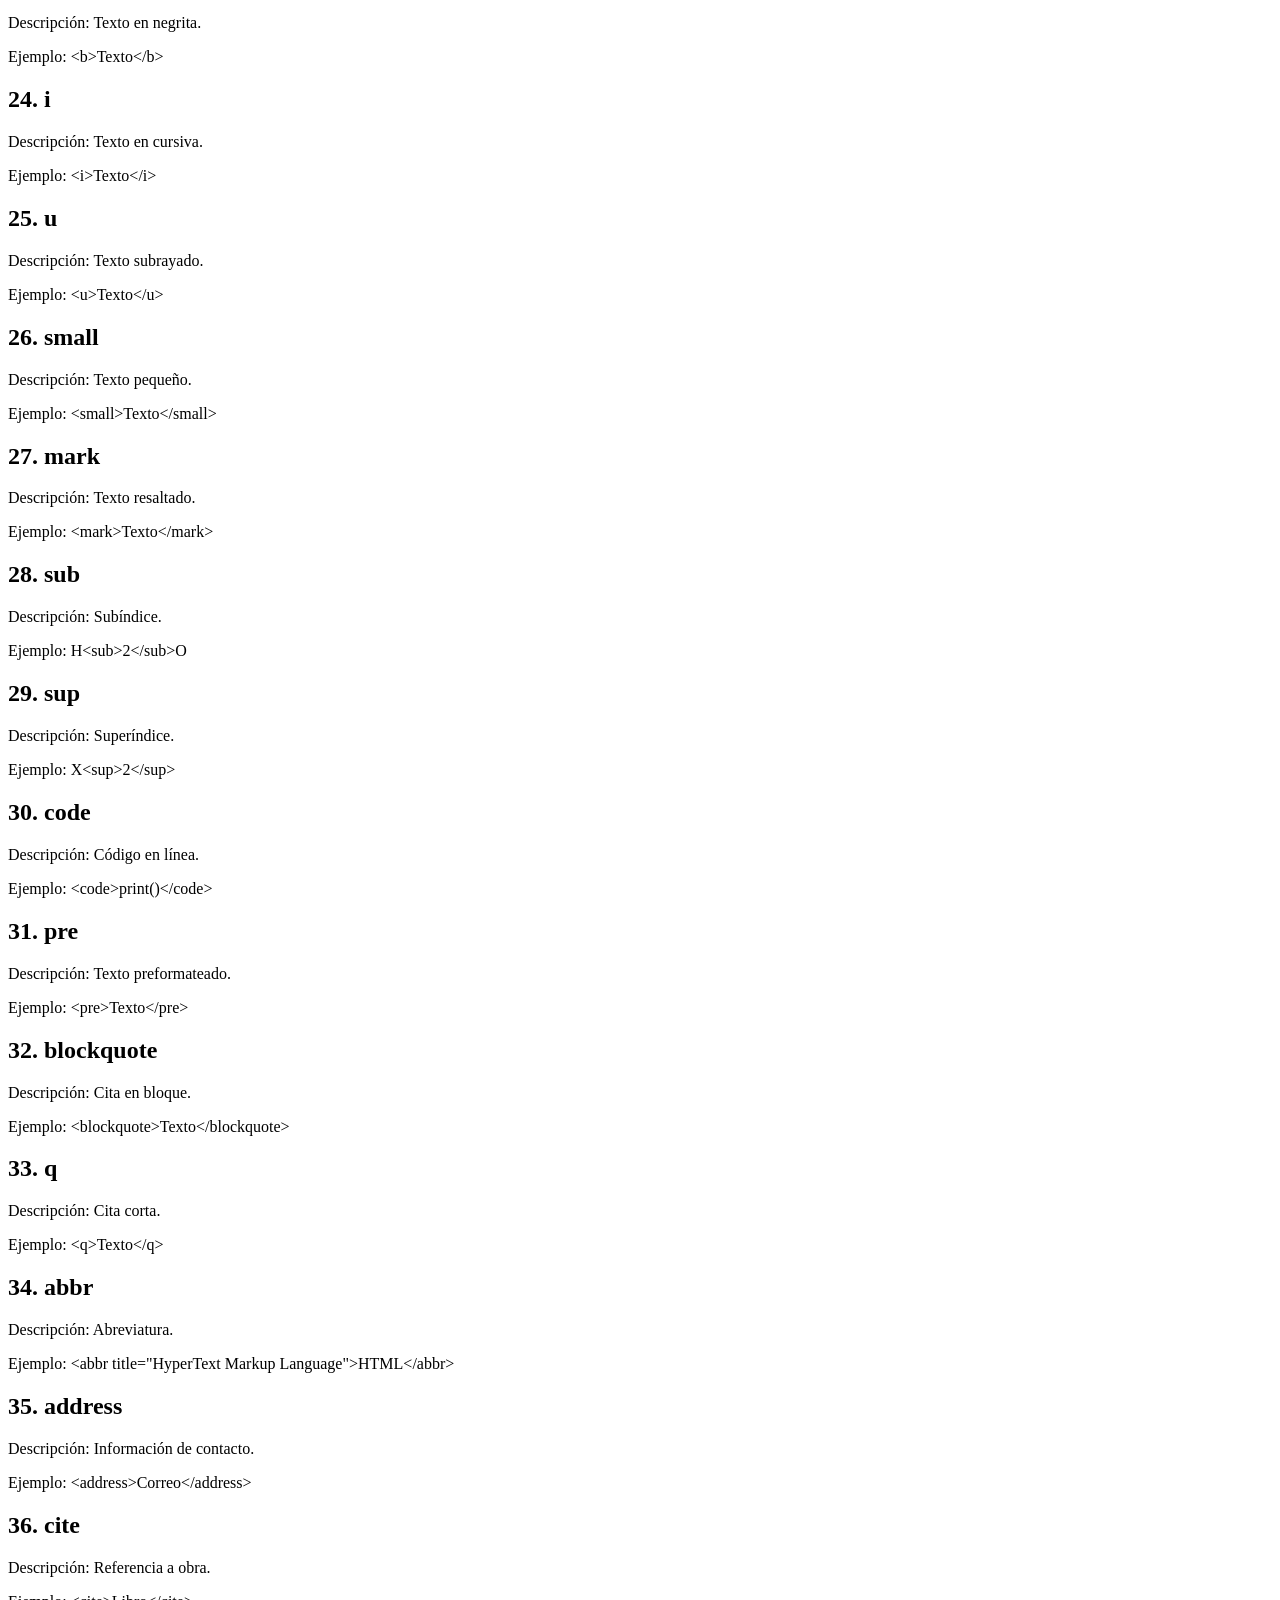
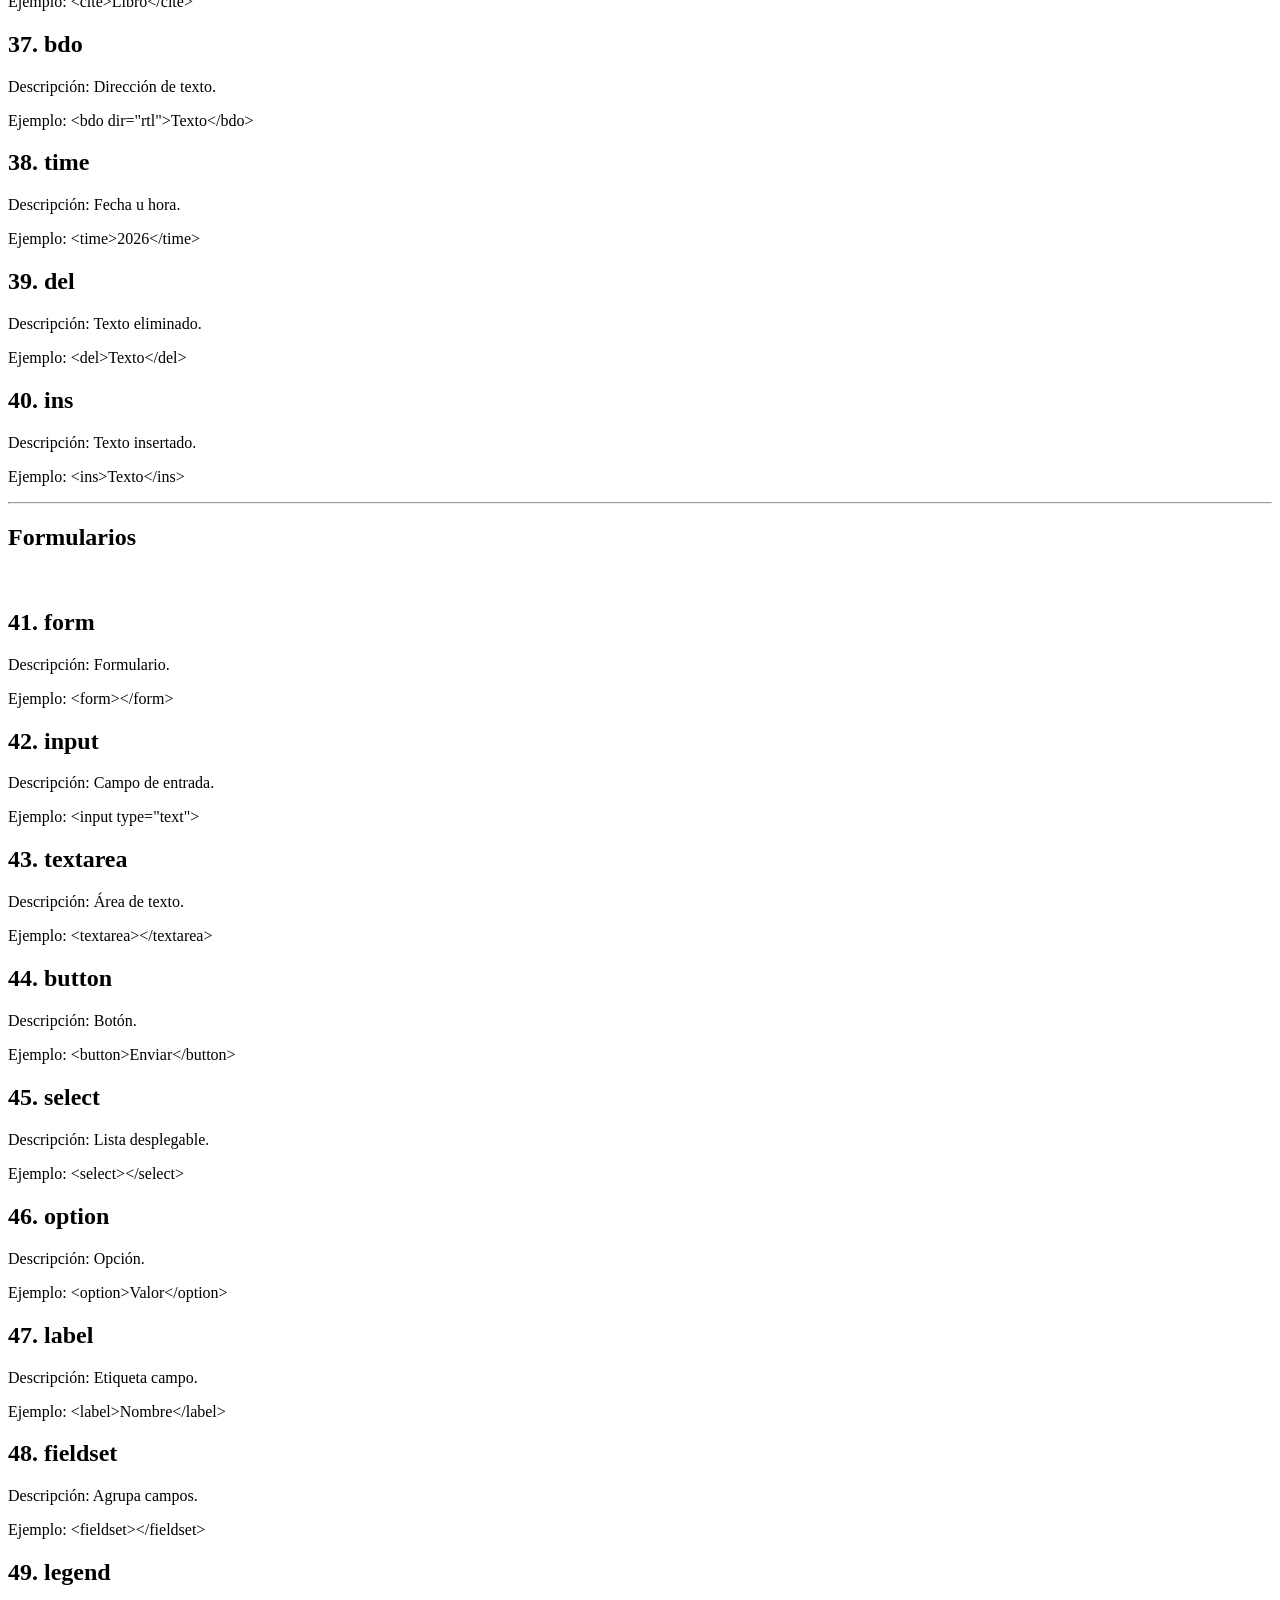
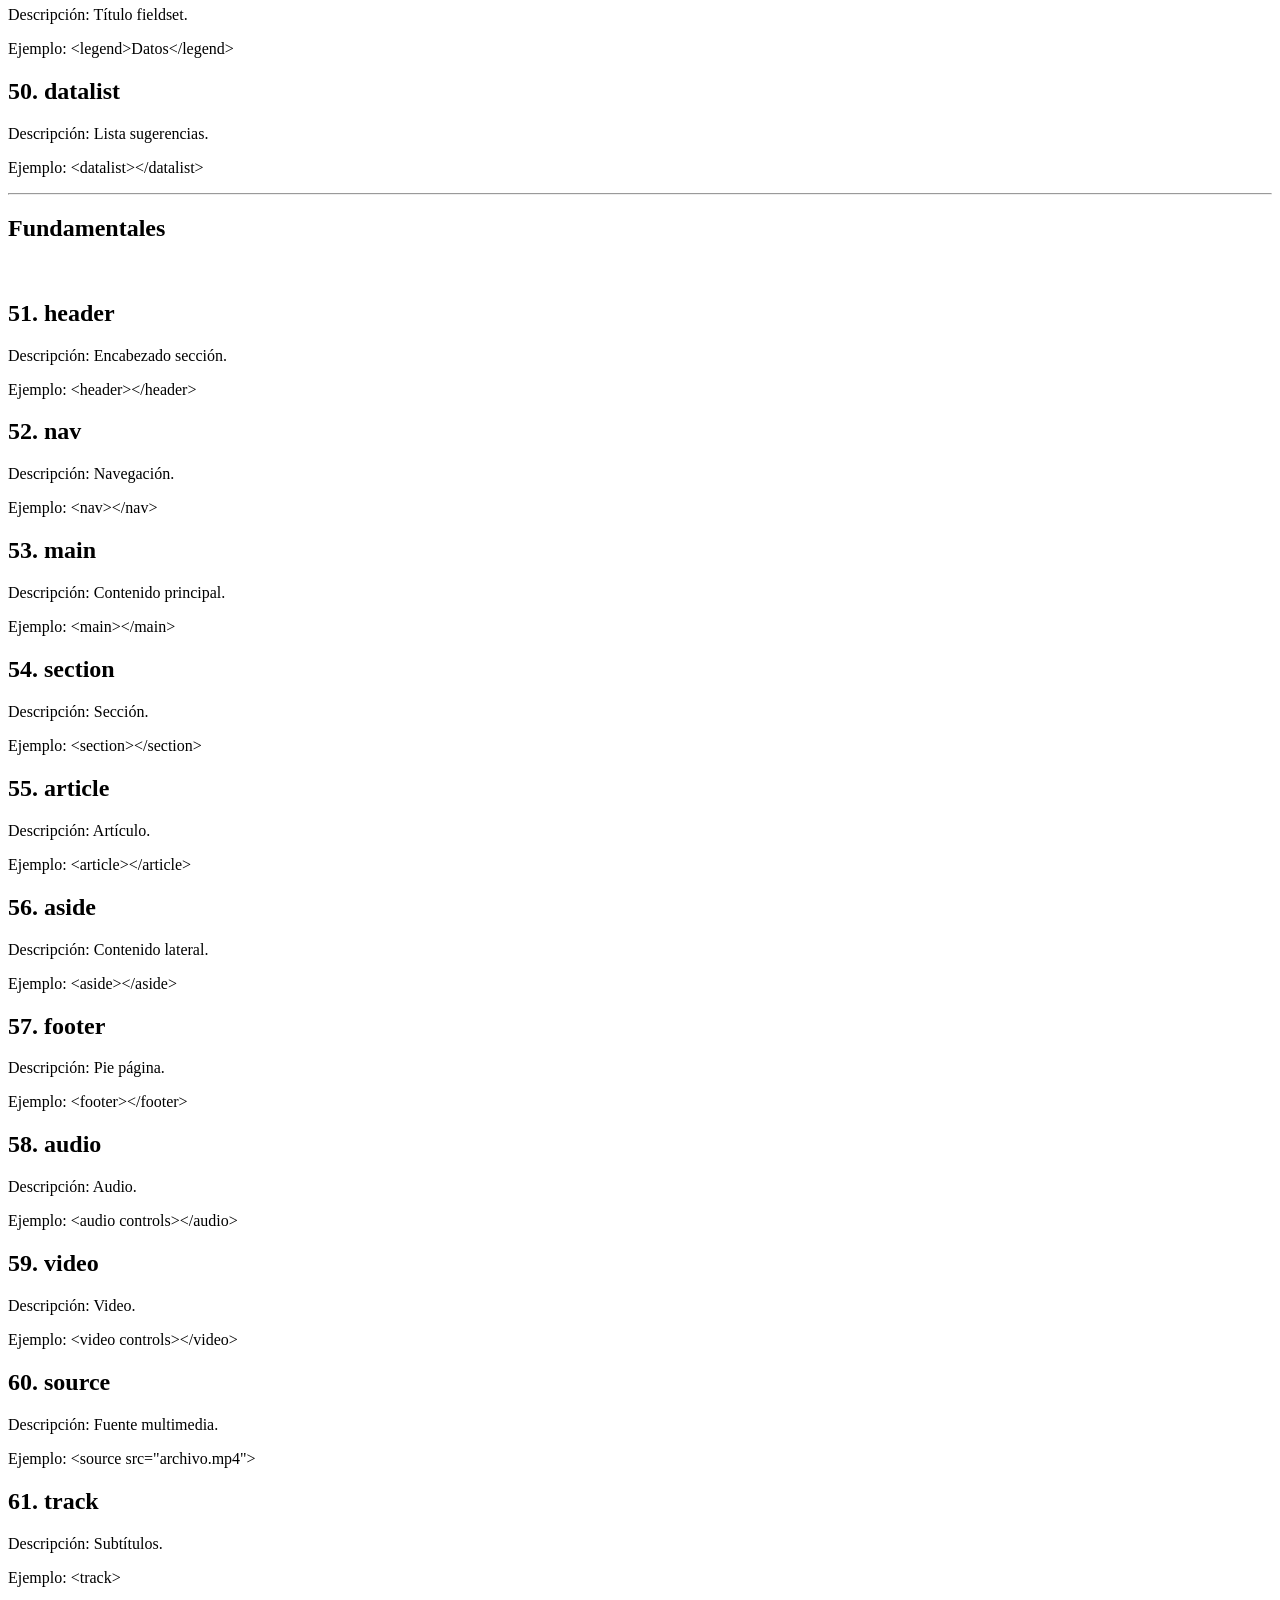
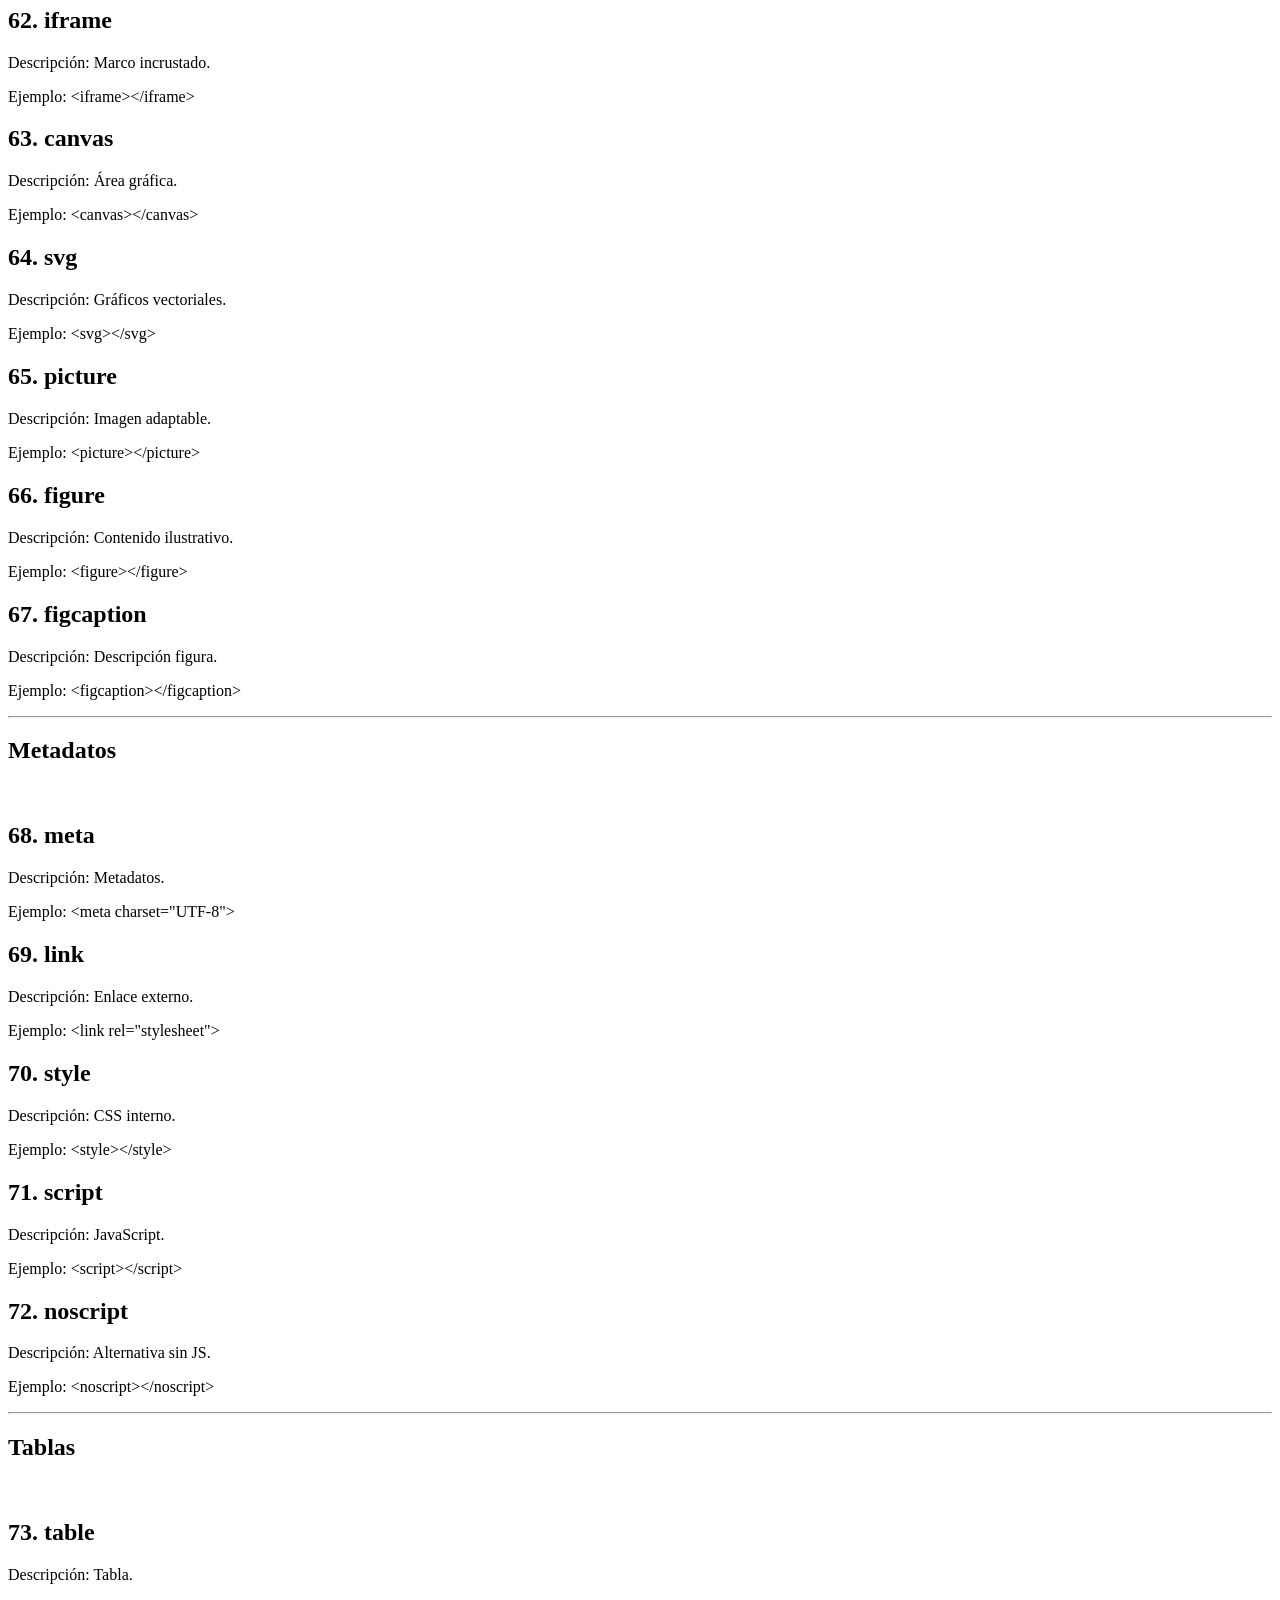
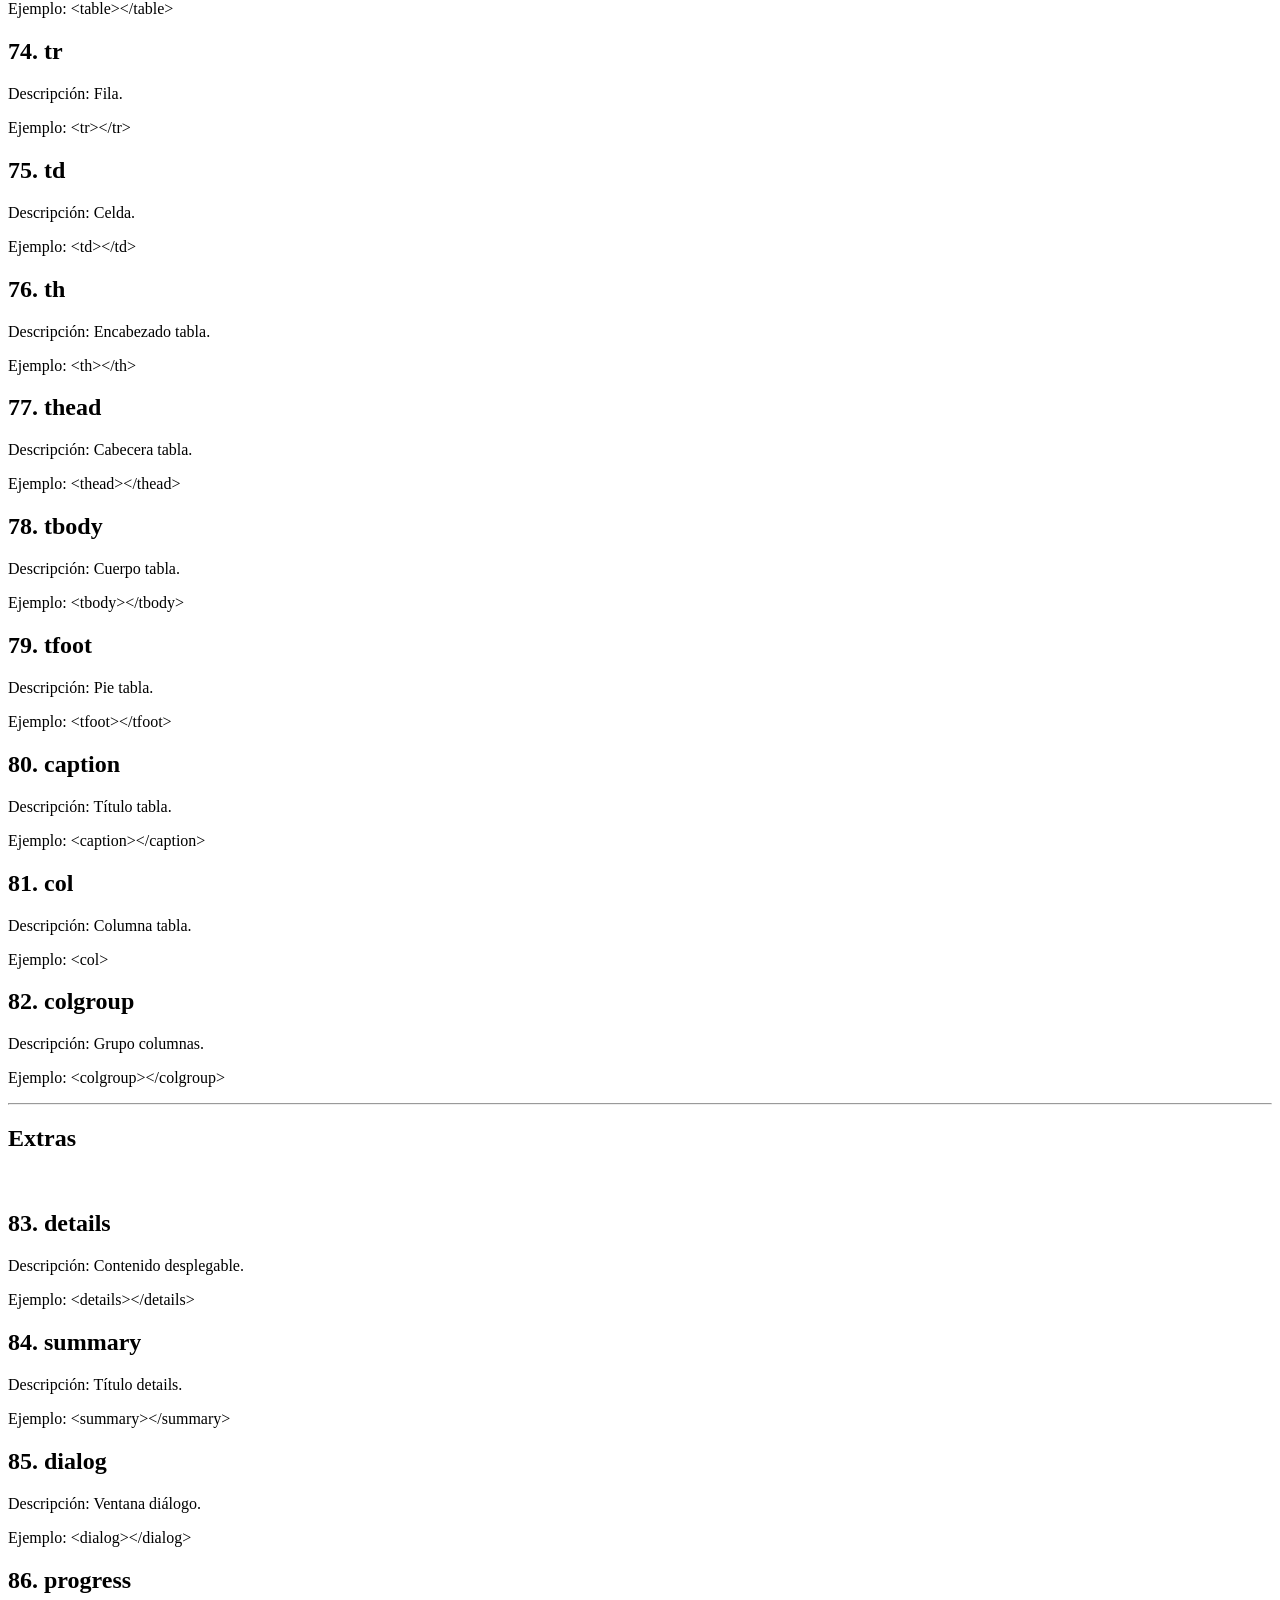
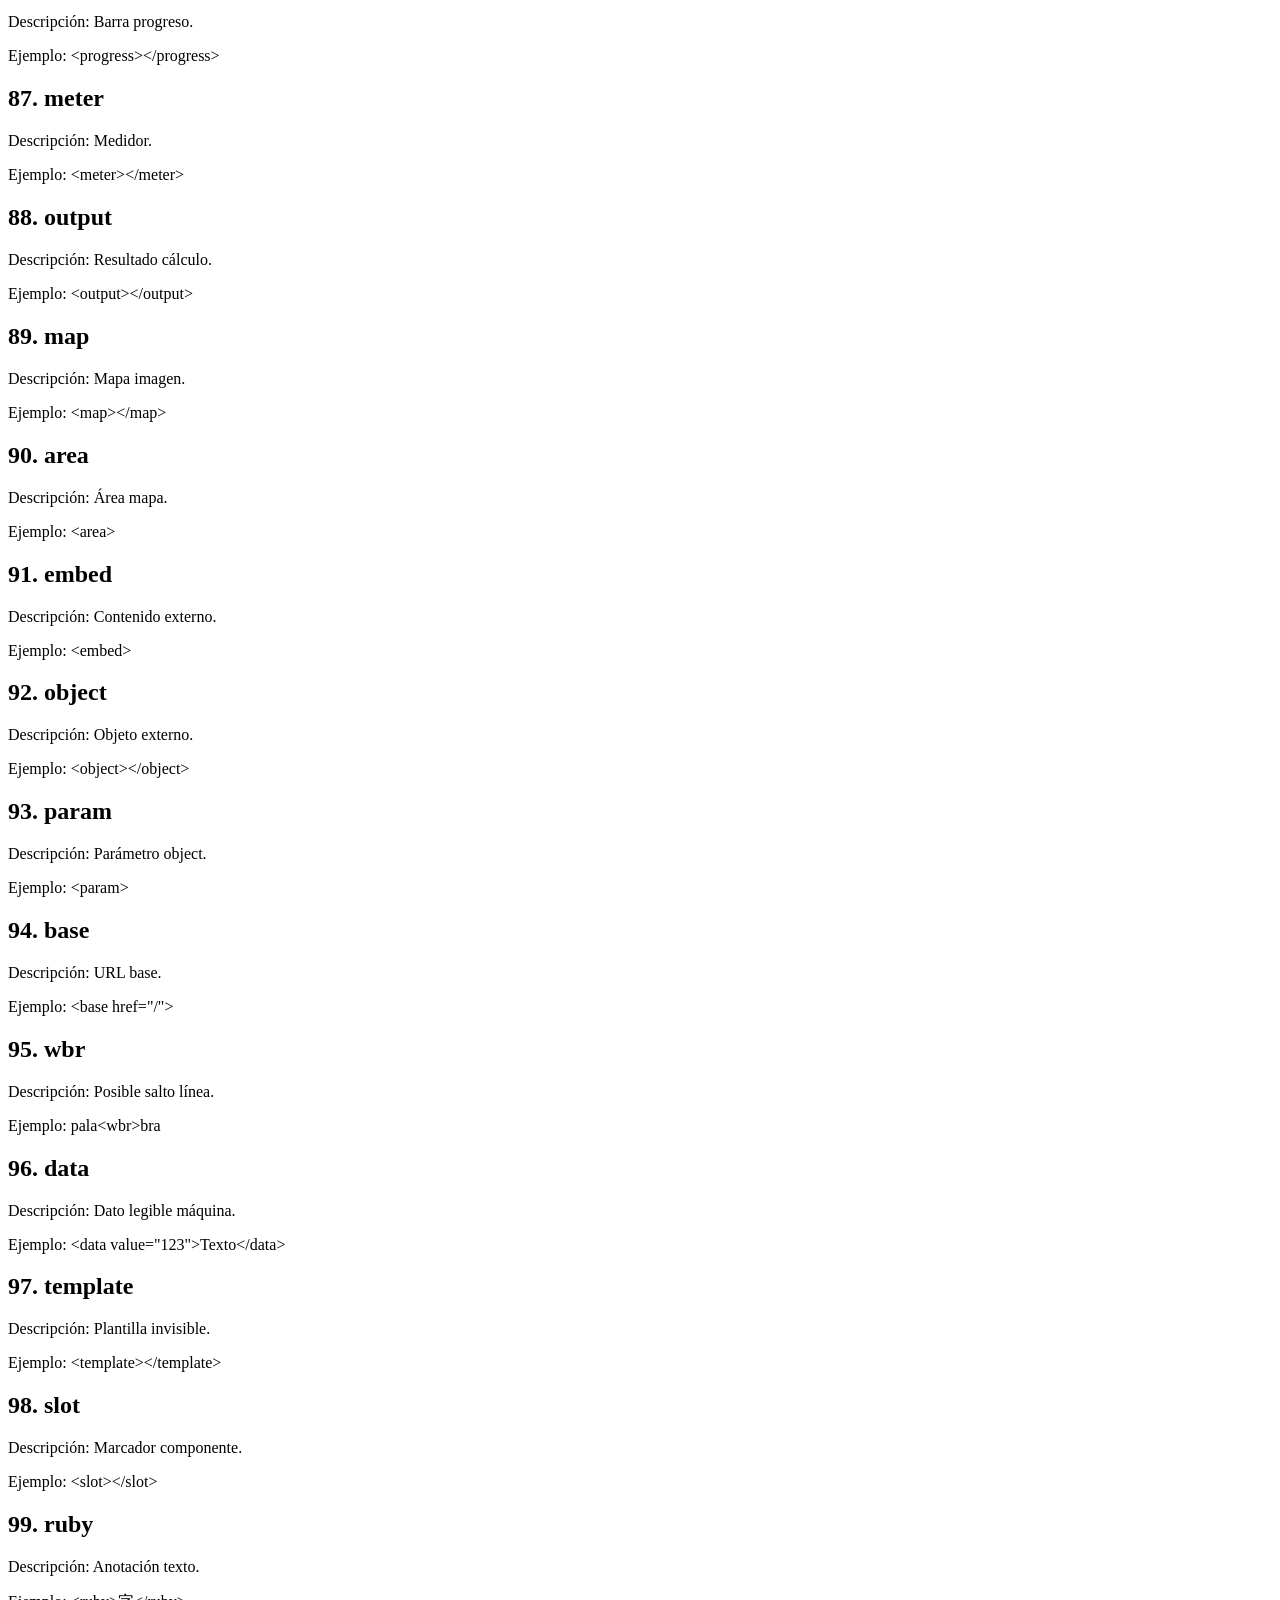
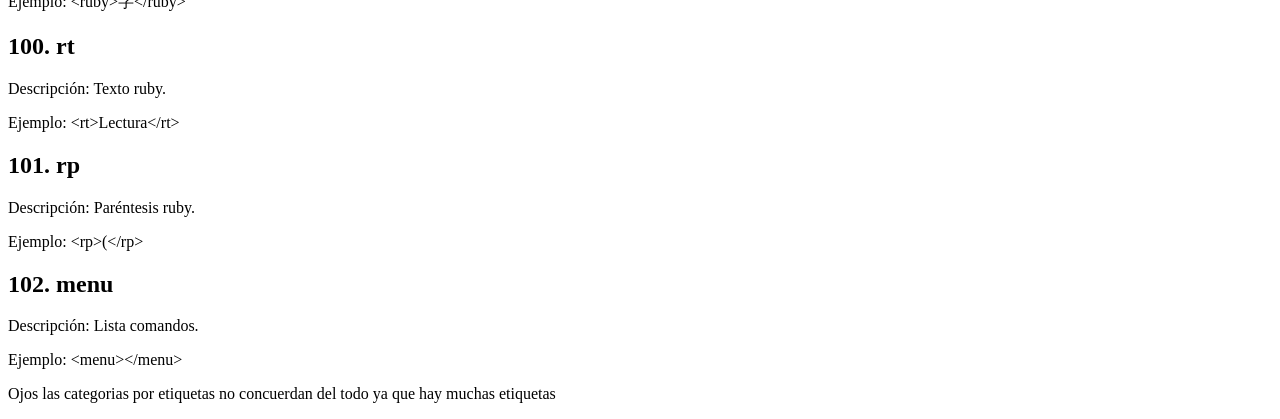
<file: Tareas/Practica2.2.html>
<!DOCTYPE html>
<html>
<head>
<meta charset="UTF-8">
<title>102 Etiquetas HTML</title>
</head>
<header>
 <h1>102 Etiquetas HTML</h1>
  <nav>  
  <a href="https://jesusp1234.github.io/Clase-de-programacion-3">Inicio</a>
  </nav>
</header>
  
  <body>

  <!-------- Principales -------------->
  <hr>
  <h2>Principales</h2><br>
<div><h2>1. html</h2><p>Descripción: Define la raíz del documento HTML.</p><p>Ejemplo: &lt;html&gt;...&lt;/html&gt;</p><p>Adicional: Contiene todo el contenido de la página.</p></div>
<div><h2>2. head</h2><p>Descripción: Contiene metadatos e información del documento.</p><p>Ejemplo: &lt;head&gt;...&lt;/head&gt;</p><p>Adicional: No es visible para el usuario.</p></div>
<div><h2>3. title</h2><p>Descripción: Define el título que aparece en la pestaña.</p><p>Ejemplo: &lt;title&gt;Mi Página&lt;/title&gt;</p><p>Adicional: Es obligatorio dentro de head.</p></div>
<div><h2>4. body</h2><p>Descripción: Contiene el contenido visible del documento.</p><p>Ejemplo: &lt;body&gt;Contenido&lt;/body&gt;</p><p>Adicional: Solo puede haber uno.</p></div>
<div><h2>5. h1</h2><p>Descripción: Encabezado principal.</p><p>Ejemplo: &lt;h1&gt;Título&lt;/h1&gt;</p><p>Adicional: Solo debe haber uno principal.</p></div>
<div><h2>6. h2</h2><p>Descripción: Encabezado secundario.</p><p>Ejemplo: &lt;h2&gt;Subtítulo&lt;/h2&gt;</p><p>Adicional: Organiza jerarquía.</p></div>
<div><h2>7. h3</h2><p>Descripción: Encabezado nivel 3.</p><p>Ejemplo: &lt;h3&gt;Texto&lt;/h3&gt;</p><p>Adicional: Uso estructural.</p></div>
<div><h2>8. h4</h2><p>Descripción: Encabezado nivel 4.</p><p>Ejemplo: &lt;h4&gt;Texto&lt;/h4&gt;</p></div>
<div><h2>9. h5</h2><p>Descripción: Encabezado nivel 5.</p><p>Ejemplo: &lt;h5&gt;Texto&lt;/h5&gt;</p></div>
<div><h2>10. h6</h2><p>Descripción: Encabezado nivel 6.</p><p>Ejemplo: &lt;h6&gt;Texto&lt;/h6&gt;</p></div>
<div><h2>11. p</h2><p>Descripción: Define un párrafo.</p><p>Ejemplo: &lt;p&gt;Hola mundo&lt;/p&gt;</p></div>
<div><h2>12. br</h2><p>Descripción: Salto de línea.</p><p>Ejemplo: Texto&lt;br&gt;Nuevo</p></div>
<div><h2>13. hr</h2><p>Descripción: Línea horizontal.</p><p>Ejemplo: &lt;hr&gt;</p></div>
<div><h2>14. a</h2><p>Descripción: Crea enlaces.</p><p>Ejemplo: &lt;a href="https://google.com"&gt;Ir&lt;/a&gt;</p></div>
<div><h2>15. img</h2><p>Descripción: Inserta imágenes.</p><p>Ejemplo: &lt;img src="foto.jpg" alt="Foto"&gt;</p></div>
<div><h2>16. ul</h2><p>Descripción: Lista desordenada.</p><p>Ejemplo: &lt;ul&gt;&lt;li&gt;Item&lt;/li&gt;&lt;/ul&gt;</p></div>
<div><h2>17. ol</h2><p>Descripción: Lista ordenada.</p><p>Ejemplo: &lt;ol&gt;&lt;li&gt;Item&lt;/li&gt;&lt;/ol&gt;</p></div>
<div><h2>18. li</h2><p>Descripción: Elemento de lista.</p><p>Ejemplo: &lt;li&gt;Elemento&lt;/li&gt;</p></div>
<div><h2>19. div</h2><p>Descripción: Contenedor en bloque.</p><p>Ejemplo: &lt;div&gt;Contenido&lt;/div&gt;</p></div>
<div><h2>20. span</h2><p>Descripción: Contenedor en línea.</p><p>Ejemplo: &lt;span&gt;Texto&lt;/span&gt;</p></div>


<!------- texto ----->
<hr>
  <h2>Texto</h2><br>
<div><h2>21. strong</h2><p>Descripción: Texto importante.</p><p>Ejemplo: &lt;strong&gt;Importante&lt;/strong&gt;</p></div>
<div><h2>22. em</h2><p>Descripción: Texto enfatizado.</p><p>Ejemplo: &lt;em&gt;Énfasis&lt;/em&gt;</p></div>
<div><h2>23. b</h2><p>Descripción: Texto en negrita.</p><p>Ejemplo: &lt;b&gt;Texto&lt;/b&gt;</p></div>
<div><h2>24. i</h2><p>Descripción: Texto en cursiva.</p><p>Ejemplo: &lt;i&gt;Texto&lt;/i&gt;</p></div>
<div><h2>25. u</h2><p>Descripción: Texto subrayado.</p><p>Ejemplo: &lt;u&gt;Texto&lt;/u&gt;</p></div>
<div><h2>26. small</h2><p>Descripción: Texto pequeño.</p><p>Ejemplo: &lt;small&gt;Texto&lt;/small&gt;</p></div>
<div><h2>27. mark</h2><p>Descripción: Texto resaltado.</p><p>Ejemplo: &lt;mark&gt;Texto&lt;/mark&gt;</p></div>
<div><h2>28. sub</h2><p>Descripción: Subíndice.</p><p>Ejemplo: H&lt;sub&gt;2&lt;/sub&gt;O</p></div>
<div><h2>29. sup</h2><p>Descripción: Superíndice.</p><p>Ejemplo: X&lt;sup&gt;2&lt;/sup&gt;</p></div>
<div><h2>30. code</h2><p>Descripción: Código en línea.</p><p>Ejemplo: &lt;code&gt;print()&lt;/code&gt;</p></div>
<div><h2>31. pre</h2><p>Descripción: Texto preformateado.</p><p>Ejemplo: &lt;pre&gt;Texto&lt;/pre&gt;</p></div>
<div><h2>32. blockquote</h2><p>Descripción: Cita en bloque.</p><p>Ejemplo: &lt;blockquote&gt;Texto&lt;/blockquote&gt;</p></div>
<div><h2>33. q</h2><p>Descripción: Cita corta.</p><p>Ejemplo: &lt;q&gt;Texto&lt;/q&gt;</p></div>
<div><h2>34. abbr</h2><p>Descripción: Abreviatura.</p><p>Ejemplo: &lt;abbr title="HyperText Markup Language"&gt;HTML&lt;/abbr&gt;</p></div>
<div><h2>35. address</h2><p>Descripción: Información de contacto.</p><p>Ejemplo: &lt;address&gt;Correo&lt;/address&gt;</p></div>
<div><h2>36. cite</h2><p>Descripción: Referencia a obra.</p><p>Ejemplo: &lt;cite&gt;Libro&lt;/cite&gt;</p></div>
<div><h2>37. bdo</h2><p>Descripción: Dirección de texto.</p><p>Ejemplo: &lt;bdo dir="rtl"&gt;Texto&lt;/bdo&gt;</p></div>
<div><h2>38. time</h2><p>Descripción: Fecha u hora.</p><p>Ejemplo: &lt;time&gt;2026&lt;/time&gt;</p></div>
<div><h2>39. del</h2><p>Descripción: Texto eliminado.</p><p>Ejemplo: &lt;del&gt;Texto&lt;/del&gt;</p></div>
<div><h2>40. ins</h2><p>Descripción: Texto insertado.</p><p>Ejemplo: &lt;ins&gt;Texto&lt;/ins&gt;</p></div>

<!-- Formularios -->
<hr>
  <h2>Formularios</h2><br>
<div><h2>41. form</h2><p>Descripción: Formulario.</p><p>Ejemplo: &lt;form&gt;&lt;/form&gt;</p></div>
<div><h2>42. input</h2><p>Descripción: Campo de entrada.</p><p>Ejemplo: &lt;input type="text"&gt;</p></div>
<div><h2>43. textarea</h2><p>Descripción: Área de texto.</p><p>Ejemplo: &lt;textarea&gt;&lt;/textarea&gt;</p></div>
<div><h2>44. button</h2><p>Descripción: Botón.</p><p>Ejemplo: &lt;button&gt;Enviar&lt;/button&gt;</p></div>
<div><h2>45. select</h2><p>Descripción: Lista desplegable.</p><p>Ejemplo: &lt;select&gt;&lt;/select&gt;</p></div>
<div><h2>46. option</h2><p>Descripción: Opción.</p><p>Ejemplo: &lt;option&gt;Valor&lt;/option&gt;</p></div>
<div><h2>47. label</h2><p>Descripción: Etiqueta campo.</p><p>Ejemplo: &lt;label&gt;Nombre&lt;/label&gt;</p></div>
<div><h2>48. fieldset</h2><p>Descripción: Agrupa campos.</p><p>Ejemplo: &lt;fieldset&gt;&lt;/fieldset&gt;</p></div>
<div><h2>49. legend</h2><p>Descripción: Título fieldset.</p><p>Ejemplo: &lt;legend&gt;Datos&lt;/legend&gt;</p></div>
<div><h2>50. datalist</h2><p>Descripción: Lista sugerencias.</p><p>Ejemplo: &lt;datalist&gt;&lt;/datalist&gt;</p></div>

<!-- Fundamentales -->
<hr>
  <h2>Fundamentales</h2><br>
<div><h2>51. header</h2><p>Descripción: Encabezado sección.</p><p>Ejemplo: &lt;header&gt;&lt;/header&gt;</p></div>
<div><h2>52. nav</h2><p>Descripción: Navegación.</p><p>Ejemplo: &lt;nav&gt;&lt;/nav&gt;</p></div>
<div><h2>53. main</h2><p>Descripción: Contenido principal.</p><p>Ejemplo: &lt;main&gt;&lt;/main&gt;</p></div>
<div><h2>54. section</h2><p>Descripción: Sección.</p><p>Ejemplo: &lt;section&gt;&lt;/section&gt;</p></div>
<div><h2>55. article</h2><p>Descripción: Artículo.</p><p>Ejemplo: &lt;article&gt;&lt;/article&gt;</p></div>
<div><h2>56. aside</h2><p>Descripción: Contenido lateral.</p><p>Ejemplo: &lt;aside&gt;&lt;/aside&gt;</p></div>
<div><h2>57. footer</h2><p>Descripción: Pie página.</p><p>Ejemplo: &lt;footer&gt;&lt;/footer&gt;</p></div>
<div><h2>58. audio</h2><p>Descripción: Audio.</p><p>Ejemplo: &lt;audio controls&gt;&lt;/audio&gt;</p></div>
<div><h2>59. video</h2><p>Descripción: Video.</p><p>Ejemplo: &lt;video controls&gt;&lt;/video&gt;</p></div>
<div><h2>60. source</h2><p>Descripción: Fuente multimedia.</p><p>Ejemplo: &lt;source src="archivo.mp4"&gt;</p></div>
<div><h2>61. track</h2><p>Descripción: Subtítulos.</p><p>Ejemplo: &lt;track&gt;</p></div>
<div><h2>62. iframe</h2><p>Descripción: Marco incrustado.</p><p>Ejemplo: &lt;iframe&gt;&lt;/iframe&gt;</p></div>
<div><h2>63. canvas</h2><p>Descripción: Área gráfica.</p><p>Ejemplo: &lt;canvas&gt;&lt;/canvas&gt;</p></div>
<div><h2>64. svg</h2><p>Descripción: Gráficos vectoriales.</p><p>Ejemplo: &lt;svg&gt;&lt;/svg&gt;</p></div>
<div><h2>65. picture</h2><p>Descripción: Imagen adaptable.</p><p>Ejemplo: &lt;picture&gt;&lt;/picture&gt;</p></div>
<div><h2>66. figure</h2><p>Descripción: Contenido ilustrativo.</p><p>Ejemplo: &lt;figure&gt;&lt;/figure&gt;</p></div>
<div><h2>67. figcaption</h2><p>Descripción: Descripción figura.</p><p>Ejemplo: &lt;figcaption&gt;&lt;/figcaption&gt;</p></div>

<!-- Metadatos -->

<hr>
  <h2>Metadatos</h2><br>
<div><h2>68. meta</h2><p>Descripción: Metadatos.</p><p>Ejemplo: &lt;meta charset="UTF-8"&gt;</p></div>
<div><h2>69. link</h2><p>Descripción: Enlace externo.</p><p>Ejemplo: &lt;link rel="stylesheet"&gt;</p></div>
<div><h2>70. style</h2><p>Descripción: CSS interno.</p><p>Ejemplo: &lt;style&gt;&lt;/style&gt;</p></div>
<div><h2>71. script</h2><p>Descripción: JavaScript.</p><p>Ejemplo: &lt;script&gt;&lt;/script&gt;</p></div>
<div><h2>72. noscript</h2><p>Descripción: Alternativa sin JS.</p><p>Ejemplo: &lt;noscript&gt;&lt;/noscript&gt;</p></div>

<!-- Tablas -->

<hr>
  <h2>Tablas</h2><br>
<div><h2>73. table</h2><p>Descripción: Tabla.</p><p>Ejemplo: &lt;table&gt;&lt;/table&gt;</p></div>
<div><h2>74. tr</h2><p>Descripción: Fila.</p><p>Ejemplo: &lt;tr&gt;&lt;/tr&gt;</p></div>
<div><h2>75. td</h2><p>Descripción: Celda.</p><p>Ejemplo: &lt;td&gt;&lt;/td&gt;</p></div>
<div><h2>76. th</h2><p>Descripción: Encabezado tabla.</p><p>Ejemplo: &lt;th&gt;&lt;/th&gt;</p></div>
<div><h2>77. thead</h2><p>Descripción: Cabecera tabla.</p><p>Ejemplo: &lt;thead&gt;&lt;/thead&gt;</p></div>
<div><h2>78. tbody</h2><p>Descripción: Cuerpo tabla.</p><p>Ejemplo: &lt;tbody&gt;&lt;/tbody&gt;</p></div>
<div><h2>79. tfoot</h2><p>Descripción: Pie tabla.</p><p>Ejemplo: &lt;tfoot&gt;&lt;/tfoot&gt;</p></div>
<div><h2>80. caption</h2><p>Descripción: Título tabla.</p><p>Ejemplo: &lt;caption&gt;&lt;/caption&gt;</p></div>
<div><h2>81. col</h2><p>Descripción: Columna tabla.</p><p>Ejemplo: &lt;col&gt;</p></div>
<div><h2>82. colgroup</h2><p>Descripción: Grupo columnas.</p><p>Ejemplo: &lt;colgroup&gt;&lt;/colgroup&gt;</p></div>

<!-- Otros -->
<hr>
  <h2>Extras</h2><br>
<div><h2>83. details</h2><p>Descripción: Contenido desplegable.</p><p>Ejemplo: &lt;details&gt;&lt;/details&gt;</p></div>
<div><h2>84. summary</h2><p>Descripción: Título details.</p><p>Ejemplo: &lt;summary&gt;&lt;/summary&gt;</p></div>
<div><h2>85. dialog</h2><p>Descripción: Ventana diálogo.</p><p>Ejemplo: &lt;dialog&gt;&lt;/dialog&gt;</p></div>
<div><h2>86. progress</h2><p>Descripción: Barra progreso.</p><p>Ejemplo: &lt;progress&gt;&lt;/progress&gt;</p></div>
<div><h2>87. meter</h2><p>Descripción: Medidor.</p><p>Ejemplo: &lt;meter&gt;&lt;/meter&gt;</p></div>
<div><h2>88. output</h2><p>Descripción: Resultado cálculo.</p><p>Ejemplo: &lt;output&gt;&lt;/output&gt;</p></div>
<div><h2>89. map</h2><p>Descripción: Mapa imagen.</p><p>Ejemplo: &lt;map&gt;&lt;/map&gt;</p></div>
<div><h2>90. area</h2><p>Descripción: Área mapa.</p><p>Ejemplo: &lt;area&gt;</p></div>
<div><h2>91. embed</h2><p>Descripción: Contenido externo.</p><p>Ejemplo: &lt;embed&gt;</p></div>
<div><h2>92. object</h2><p>Descripción: Objeto externo.</p><p>Ejemplo: &lt;object&gt;&lt;/object&gt;</p></div>
<div><h2>93. param</h2><p>Descripción: Parámetro object.</p><p>Ejemplo: &lt;param&gt;</p></div>
<div><h2>94. base</h2><p>Descripción: URL base.</p><p>Ejemplo: &lt;base href="/"&gt;</p></div>
<div><h2>95. wbr</h2><p>Descripción: Posible salto línea.</p><p>Ejemplo: pala&lt;wbr&gt;bra</p></div>
<div><h2>96. data</h2><p>Descripción: Dato legible máquina.</p><p>Ejemplo: &lt;data value="123"&gt;Texto&lt;/data&gt;</p></div>
<div><h2>97. template</h2><p>Descripción: Plantilla invisible.</p><p>Ejemplo: &lt;template&gt;&lt;/template&gt;</p></div>
<div><h2>98. slot</h2><p>Descripción: Marcador componente.</p><p>Ejemplo: &lt;slot&gt;&lt;/slot&gt;</p></div>
<div><h2>99. ruby</h2><p>Descripción: Anotación texto.</p><p>Ejemplo: &lt;ruby&gt;字&lt;/ruby&gt;</p></div>
<div><h2>100. rt</h2><p>Descripción: Texto ruby.</p><p>Ejemplo: &lt;rt&gt;Lectura&lt;/rt&gt;</p></div>
<div><h2>101. rp</h2><p>Descripción: Paréntesis ruby.</p><p>Ejemplo: &lt;rp&gt;(&lt;/rp&gt;</p></div>
<div><h2>102. menu</h2><p>Descripción: Lista comandos.</p><p>Ejemplo: &lt;menu&gt;&lt;/menu&gt;</p></div>


  <p>Ojos las categorias por etiquetas no concuerdan del todo ya que hay muchas etiquetas</p>

</body>
</html>
</file>
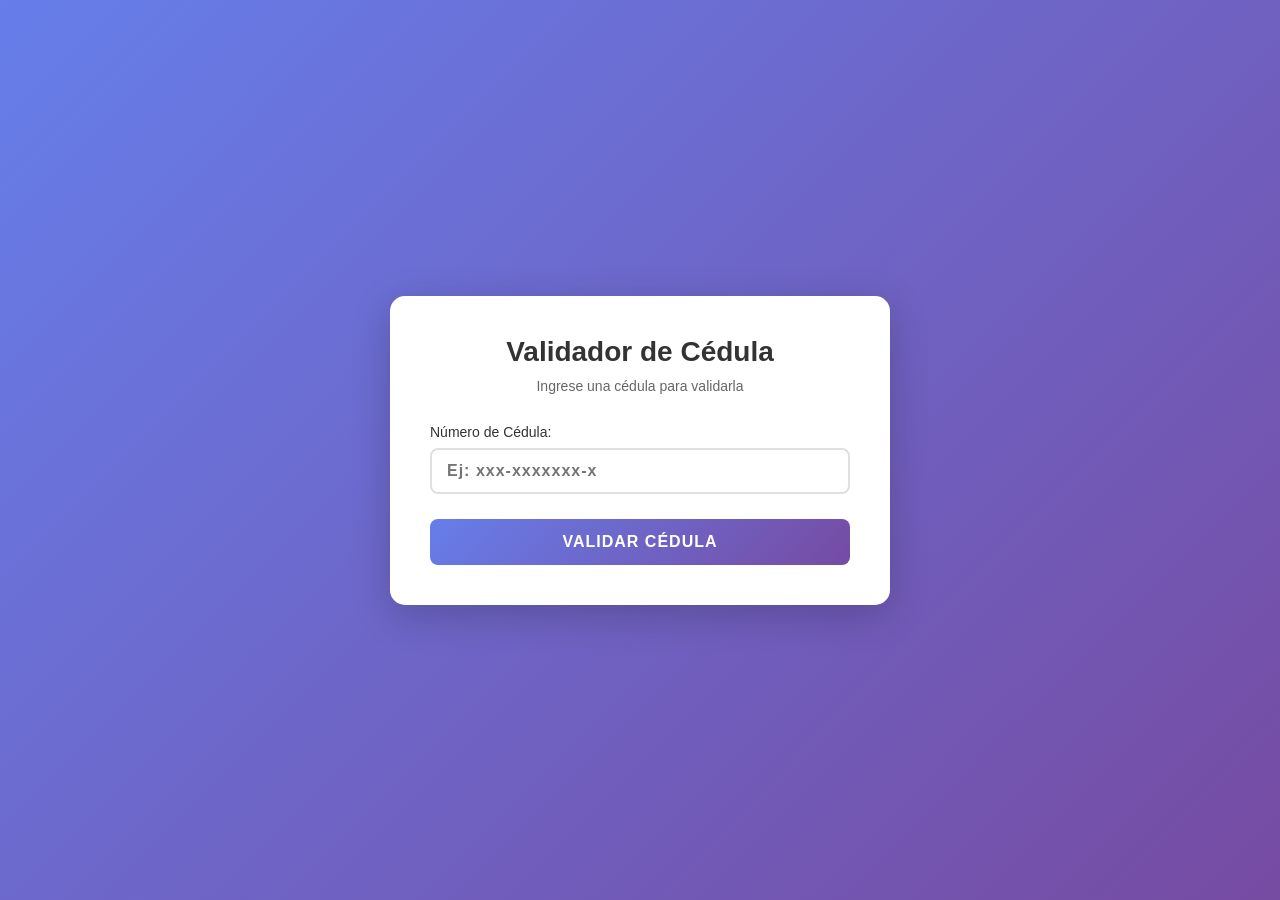
<file: Tareas/Practica3.2.html>
<!DOCTYPE html>
<html lang="es">
<head>
    <meta charset="UTF-8">
    <meta name="viewport" content="width=device-width, initial-scale=1.0">
    <title>Validador de Cédula</title>
    <link rel="stylesheet" href="assets/css/style3.2.css">
</head>
<body>
    <div class="container">
        <div class="card">
            <h1>Validador de Cédula</h1>
            <p class="subtitle">Ingrese una cédula para validarla</p>
            
            <form id="formulario" onsubmit="validarFormulario(event)">
                <div class="form-group">
                    <label for="cedula">Número de Cédula:</label>
                    <input 
                        type="text" 
                        id="cedula" 
                        placeholder="Ej: xxx-xxxxxxx-x" 
                        required
                        maxlength="13"
                        inputmode="numeric"
                    >
                </div>
                
                <button type="submit" class="btn">Validar Cédula</button>
            </form>

            <div id="resultado" class="resultado oculto"></div>


        </div>
    </div>

    <script src="assets/js/validacion.js"></script>
</body>
</html>
</file>
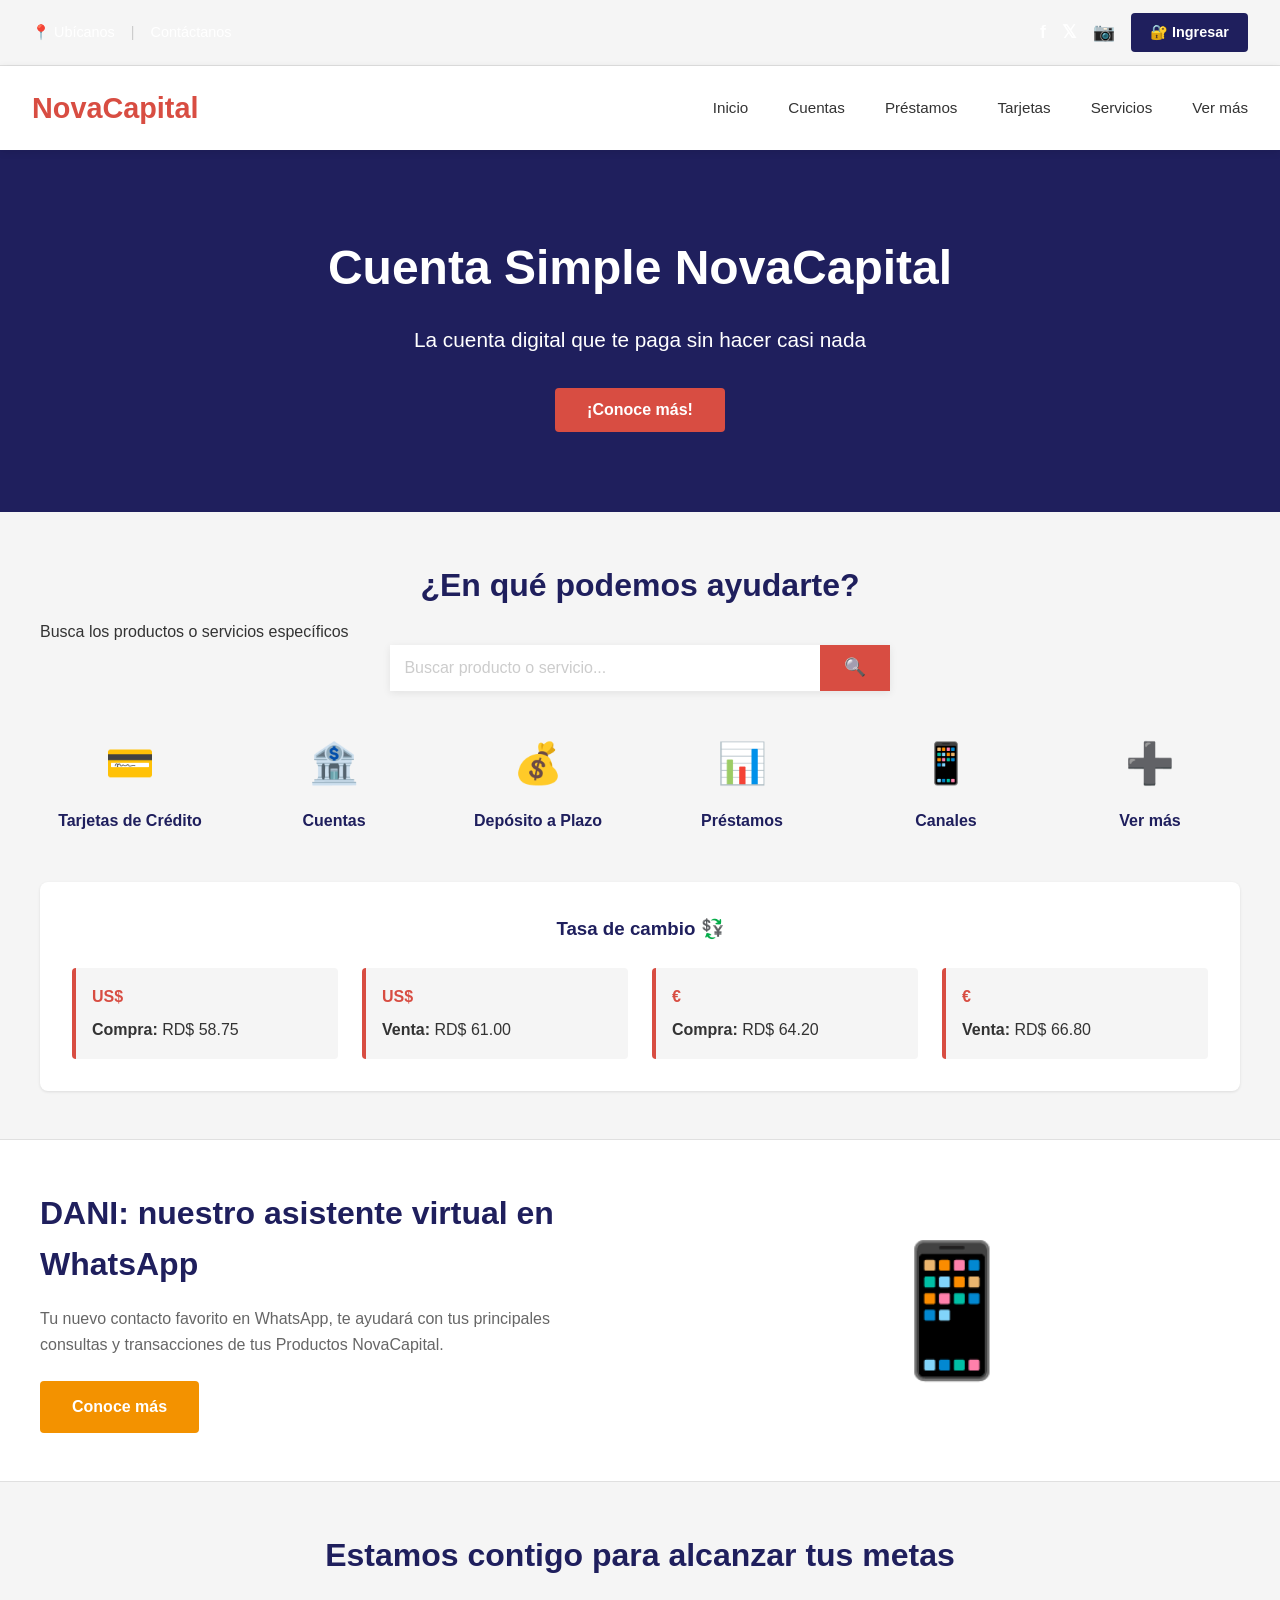
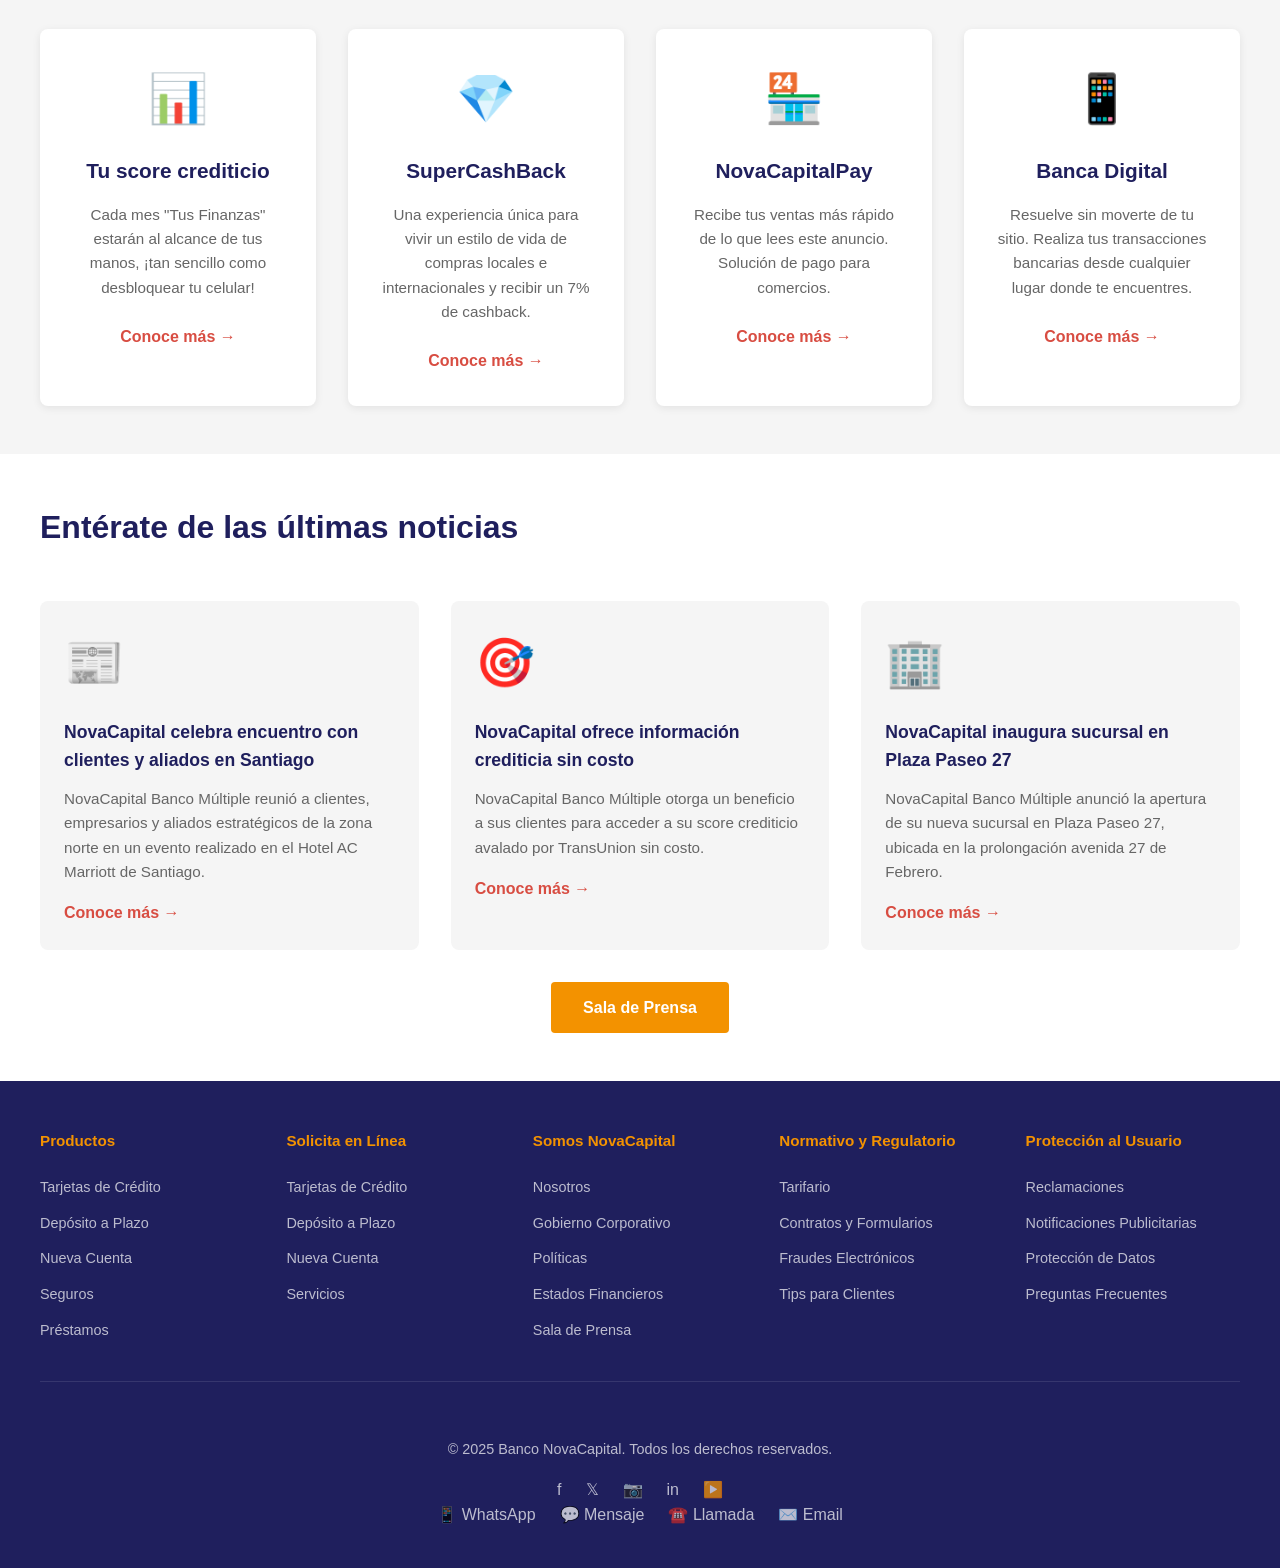
<file: Tareas/Practica3.html>
<!DOCTYPE html>
<html lang="es">

<head>
  <meta charset="UTF-8">
  <meta name="viewport" content="width=device-width, initial-scale=1.0">
  <title>Banco NovaCapital - Tu futuro financiero comienza hoy</title>
  <link rel="stylesheet" href="assets/css/style3.css">
</head>

<body>

  <div class="header-top">
    <div class="header-top-content">
      <div class="header-left">
        <a href="#" class="ubication">📍 Ubícanos</a>
        <span class="divider">|</span>
        <a href="#" class="contact">Contáctanos</a>
      </div>
      <div class="header-right">
        <a href="#" class="social-icon">f</a>
        <a href="#" class="social-icon">𝕏</a>
        <a href="#" class="social-icon">📷</a>
        <a href="#" class="login-btn">🔐 Ingresar</a>
      </div>
    </div>
  </div>

  <header>
    <nav class="navbar">
      <div class="nav-content">
        <div class="logo">NovaCapital</div>
        <ul class="nav-menu">
          <li><a href="#inicio">Inicio</a></li>
          <li><a href="#cuentas">Cuentas</a></li>
          <li><a href="#prestamos">Préstamos</a></li>
          <li><a href="#tarjetas">Tarjetas</a></li>
          <li><a href="#servicios">Servicios</a></li>
          <li><a href="#productos">Ver más</a></li>
        </ul>
      </div>
    </nav>
  </header>


  <section class="hero-banner" id="inicio">
    <div class="hero-content">
      <h1>Cuenta Simple NovaCapital</h1>
      <p>La cuenta digital que te paga sin hacer casi nada</p>
      <button class="btn btn-primary">¡Conoce más!</button>
    </div>
  </section>


  <section class="help-section">
    <div class="help-container">
      <h2>¿En qué podemos ayudarte?</h2>
      <p>Busca los productos o servicios específicos</p>

      <div class="search-bar">
        <input type="text" placeholder="Buscar producto o servicio...">
        <button class="search-btn">🔍</button>
      </div>

      <div class="quick-access">
        <div class="quick-item">
          <div class="quick-icon">💳</div>
          <a href="#tarjetas">Tarjetas de Crédito</a>
        </div>
        <div class="quick-item">
          <div class="quick-icon">🏦</div>
          <a href="#cuentas">Cuentas</a>
        </div>
        <div class="quick-item">
          <div class="quick-icon">💰</div>
          <a href="#depositos">Depósito a Plazo</a>
        </div>
        <div class="quick-item">
          <div class="quick-icon">📊</div>
          <a href="#prestamos">Préstamos</a>
        </div>
        <div class="quick-item">
          <div class="quick-icon">📱</div>
          <a href="#canales">Canales</a>
        </div>
        <div class="quick-item">
          <div class="quick-icon">➕</div>
          <a href="#productos">Ver más</a>
        </div>
      </div>

      <div class="exchange-rate">
        <h3>Tasa de cambio 💱</h3>
        <div class="rates-grid">
          <div class="rate-item">
            <span class="currency">US$</span>
            <strong>Compra:</strong> RD$ 58.75
          </div>
          <div class="rate-item">
            <span class="currency">US$</span>
            <strong>Venta:</strong> RD$ 61.00
          </div>
          <div class="rate-item">
            <span class="currency">€</span>
            <strong>Compra:</strong> RD$ 64.20
          </div>
          <div class="rate-item">
            <span class="currency">€</span>
            <strong>Venta:</strong> RD$ 66.80
          </div>
        </div>
      </div>
    </div>
  </section>


  <section class="dani-section">
    <div class="dani-content">
      <div class="dani-text">
        <h2>DANI: nuestro asistente virtual en WhatsApp</h2>
        <p>Tu nuevo contacto favorito en WhatsApp, te ayudará con tus principales consultas y transacciones de tus
          Productos NovaCapital.</p>
        <a href="#" class="btn btn-secondary">Conoce más</a>
      </div>
      <div class="dani-image">
        📱
      </div>
    </div>
  </section>


  <section class="goals-section" id="productos">
    <h2>Estamos contigo para alcanzar tus metas</h2>

    <div class="goals-grid">
      <div class="goal-card">
        <div class="goal-image">📊</div>
        <h3>Tu score crediticio</h3>
        <p>Cada mes "Tus Finanzas" estarán al alcance de tus manos, ¡tan sencillo como desbloquear tu celular!</p>
        <a href="#" class="btn btn-link">Conoce más →</a>
      </div>

      <div class="goal-card">
        <div class="goal-image">💎</div>
        <h3>SuperCashBack</h3>
        <p>Una experiencia única para vivir un estilo de vida de compras locales e internacionales y recibir un 7% de
          cashback.</p>
        <a href="#" class="btn btn-link">Conoce más →</a>
      </div>

      <div class="goal-card">
        <div class="goal-image">🏪</div>
        <h3>NovaCapitalPay</h3>
        <p>Recibe tus ventas más rápido de lo que lees este anuncio. Solución de pago para comercios.</p>
        <a href="#" class="btn btn-link">Conoce más →</a>
      </div>

      <div class="goal-card">
        <div class="goal-image">📱</div>
        <h3>Banca Digital</h3>
        <p>Resuelve sin moverte de tu sitio. Realiza tus transacciones bancarias desde cualquier lugar donde te
          encuentres.</p>
        <a href="#" class="btn btn-link">Conoce más →</a>
      </div>
    </div>
  </section>


  <section class="news-section">
    <div class="news-header">
      <h2>Entérate de las últimas noticias</h2>
    </div>

    <div class="news-grid">
      <article class="news-card">
        <div class="news-image">📰</div>
        <h3>NovaCapital celebra encuentro con clientes y aliados en Santiago</h3>
        <p>NovaCapital Banco Múltiple reunió a clientes, empresarios y aliados estratégicos de la zona norte en un
          evento realizado en el Hotel AC Marriott de Santiago.</p>
        <a href="#" class="btn btn-link">Conoce más →</a>
      </article>

      <article class="news-card">
        <div class="news-image">🎯</div>
        <h3>NovaCapital ofrece información crediticia sin costo</h3>
        <p>NovaCapital Banco Múltiple otorga un beneficio a sus clientes para acceder a su score crediticio avalado por
          TransUnion sin costo.</p>
        <a href="#" class="btn btn-link">Conoce más →</a>
      </article>

      <article class="news-card">
        <div class="news-image">🏢</div>
        <h3>NovaCapital inaugura sucursal en Plaza Paseo 27</h3>
        <p>NovaCapital Banco Múltiple anunció la apertura de su nueva sucursal en Plaza Paseo 27, ubicada en la
          prolongación avenida 27 de Febrero.</p>
        <a href="#" class="btn btn-link">Conoce más →</a>
      </article>
    </div>

    <div class="news-footer">
      <a href="#" class="btn btn-secondary">Sala de Prensa</a>
    </div>
  </section>


  <footer>
    <div class="footer-content">
      <div class="footer-column">
        <h4>Productos</h4>
        <ul>
          <li><a href="#tarjetas">Tarjetas de Crédito</a></li>
          <li><a href="#depositos">Depósito a Plazo</a></li>
          <li><a href="#cuentas">Nueva Cuenta</a></li>
          <li><a href="#">Seguros</a></li>
          <li><a href="#prestamos">Préstamos</a></li>
        </ul>
      </div>

      <div class="footer-column">
        <h4>Solicita en Línea</h4>
        <ul>
          <li><a href="#">Tarjetas de Crédito</a></li>
          <li><a href="#">Depósito a Plazo</a></li>
          <li><a href="#">Nueva Cuenta</a></li>
          <li><a href="#">Servicios</a></li>
        </ul>
      </div>

      <div class="footer-column">
        <h4>Somos NovaCapital</h4>
        <ul>
          <li><a href="#">Nosotros</a></li>
          <li><a href="#">Gobierno Corporativo</a></li>
          <li><a href="#">Políticas</a></li>
          <li><a href="#">Estados Financieros</a></li>
          <li><a href="#">Sala de Prensa</a></li>
        </ul>
      </div>

      <div class="footer-column">
        <h4>Normativo y Regulatorio</h4>
        <ul>
          <li><a href="#">Tarifario</a></li>
          <li><a href="#">Contratos y Formularios</a></li>
          <li><a href="#">Fraudes Electrónicos</a></li>
          <li><a href="#">Tips para Clientes</a></li>
        </ul>
      </div>

      <div class="footer-column">
        <h4>Protección al Usuario</h4>
        <ul>
          <li><a href="#">Reclamaciones</a></li>
          <li><a href="#">Notificaciones Publicitarias</a></li>
          <li><a href="#">Protección de Datos</a></li>
          <li><a href="#">Preguntas Frecuentes</a></li>
        </ul>
      </div>
    </div>

    <div class="footer-bottom">
      <p>&copy; 2025 Banco NovaCapital. Todos los derechos reservados.</p>
      <div class="footer-social">
        <a href="#">f</a>
        <a href="#">𝕏</a>
        <a href="#">📷</a>
        <a href="#">in</a>
        <a href="#">▶️</a>
      </div>
      <div class="footer-contact">
        <a href="#">📱 WhatsApp</a>
        <a href="#">💬 Mensaje</a>
        <a href="#">☎️ Llamada</a>
        <a href="#">✉️ Email</a>
      </div>
    </div>
  </footer>
</body>

</html>
</file>
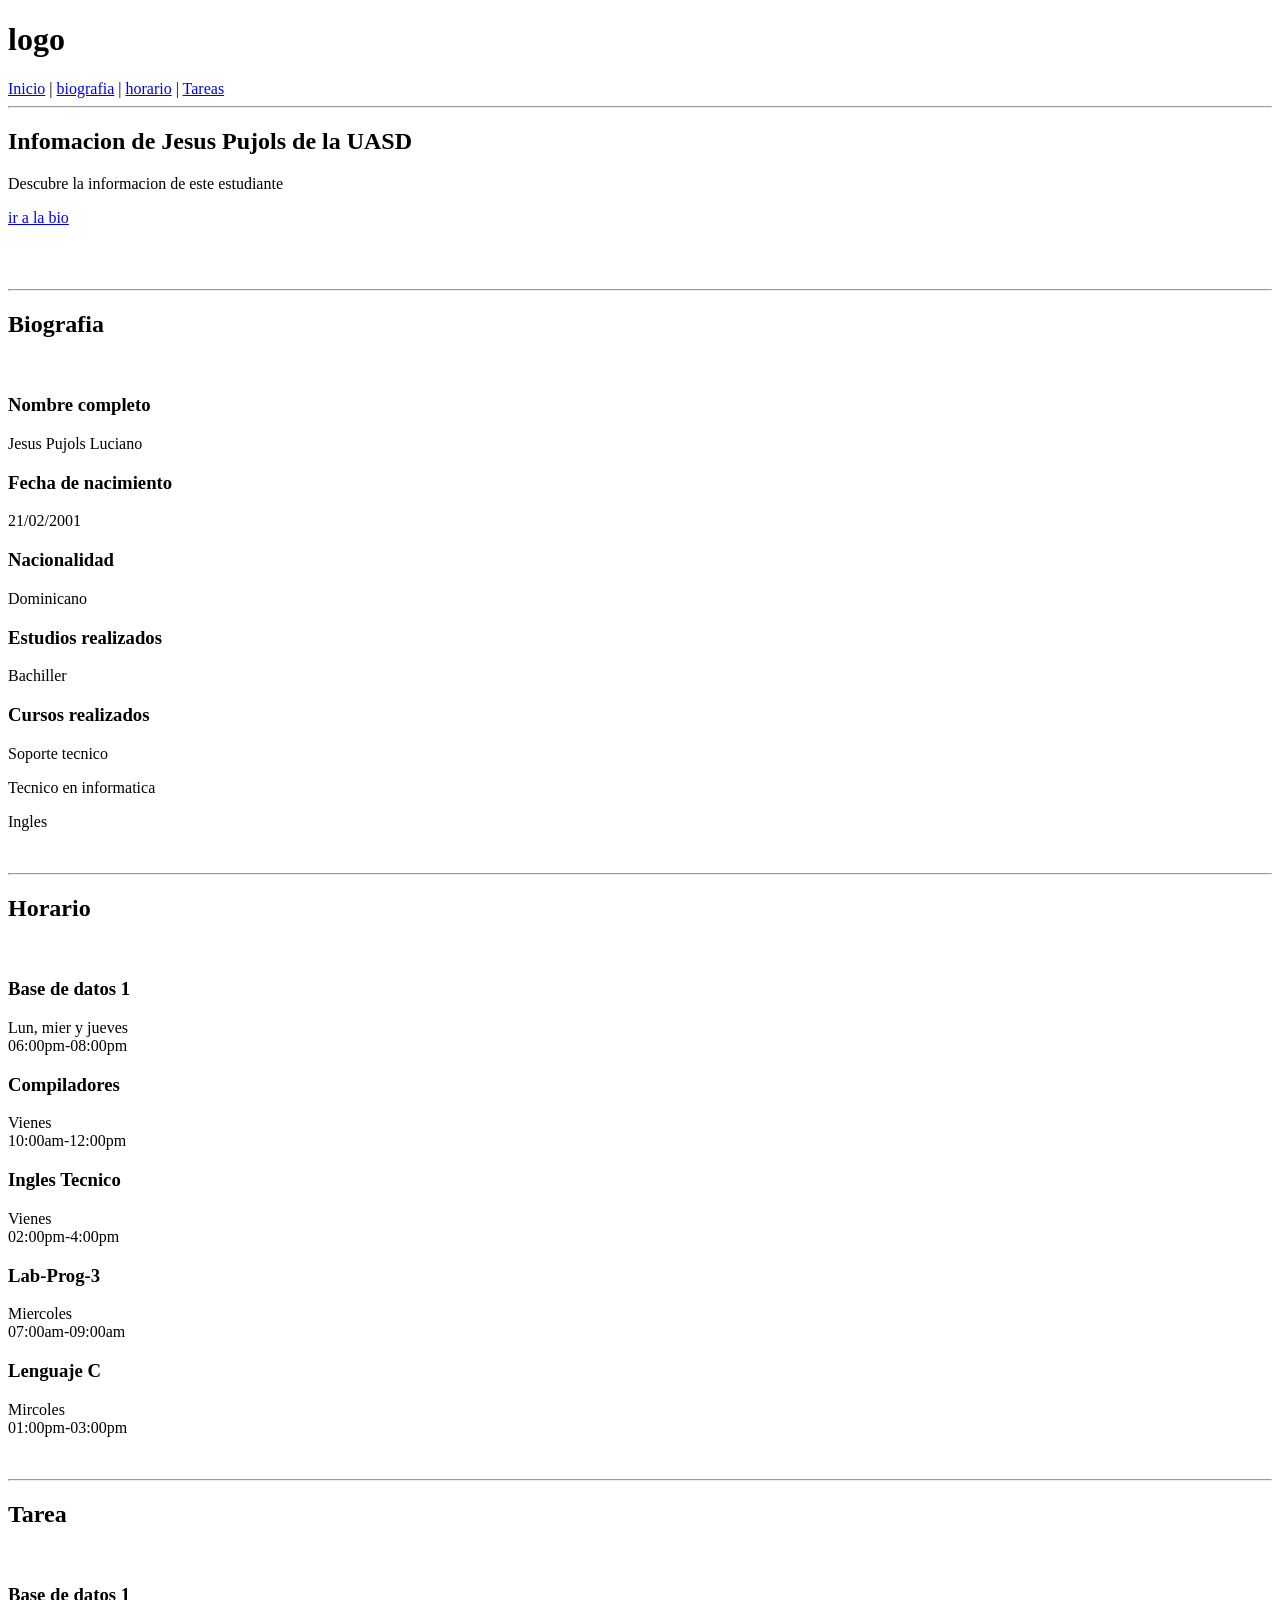
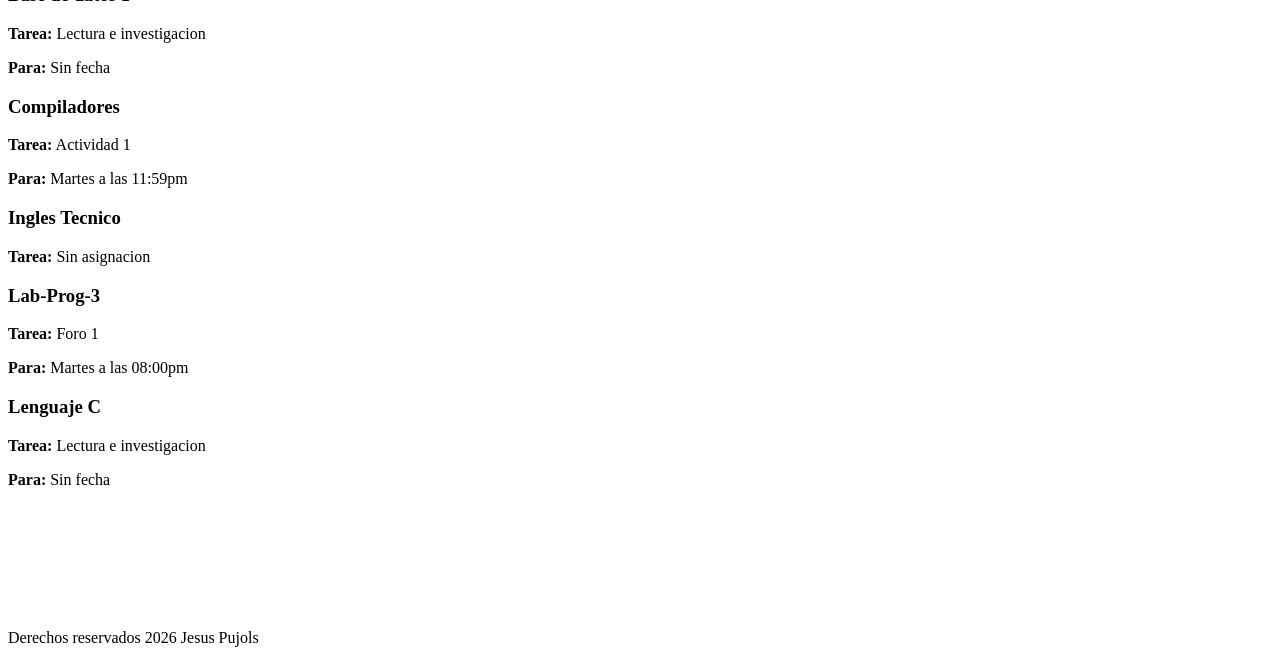
<file: Tareas/Práctica1.html>
<!Doctype html>
<html lang="es">

<body>

	<header>
	    <div class="container">
              <h1> logo</h1>
		<nav>
				
				 <a href="https://jesusp1234.github.io/Clase-de-programacion-3">Inicio</a> |
				<a href="#"> biografia</a> |
				<a href="#"> horario</a> |
				<a href="#"> Tareas</a> 
			
		</nav>
	     </div>
	</header>
<hr>
	<section id="hero">
	   <div class="container">
		<h2>Infomacion de Jesus Pujols de la UASD</h2>
		<p>Descubre la informacion de este estudiante </p>
		<a href="#" class="btn">ir a la bio</a><br><br><br><br>
	    </div>
	</section>
<hr>

<main>
	<section id="Biografia">
	   <div class="container">
	     <h2>Biografia</h2><br>
		<h3>Nombre completo</h3>
		<p>Jesus Pujols Luciano</p>
		<h3>Fecha de nacimiento</h3>
		<p>21/02/2001</p>
		<h3>Nacionalidad</h3>
		<p>Dominicano</p>
		<h3>Estudios realizados</h3>
		<p>Bachiller</p>
		<h3>Cursos realizados</h3>
		<p>Soporte tecnico</p>
		<p>Tecnico en informatica</p>
		<p>Ingles</p><br>

	   </div>
	</section>
<hr>
	<section id="Horario">
	   <div class="container">
	     <h2>Horario</h2><br>
		<h3>Base de datos 1</h3>
		<p>Lun, mier y jueves<br>
		06:00pm-08:00pm</p>
		<h3>Compiladores</h3>
		<p>Vienes<br>
		10:00am-12:00pm</p>
		<h3>Ingles Tecnico</h3>
		<p>Vienes<br>
		02:00pm-4:00pm</p>
		<h3>Lab-Prog-3</h3>
		<p>Miercoles<br>
		07:00am-09:00am</p>
		<h3>Lenguaje C</h3>
		<p>Mircoles<br>
		01:00pm-03:00pm</p><br>

	   </div>
	</section>

<hr>
	<section id="Tarea">
	   <div class="container">
	     <h2>Tarea</h2><br>
		<h3>Base de datos 1</h3>
		<p><strong>Tarea:</strong>
		Lectura e investigacion</p>
		<p><strong>Para:</strong> Sin fecha</p>
		<h3>Compiladores</h3>
		<p><strong>Tarea:</strong>
		Actividad 1</p>
		<p><strong>Para:</strong>
		Martes a las 11:59pm</p>
		<h3>Ingles Tecnico</h3>
		<p><strong>Tarea:</strong> Sin asignacion</p>
		<h3>Lab-Prog-3</h3>
		<p><strong>Tarea:</strong>
		Foro 1</p>
		<p><strong>Para:</strong>
		Martes a las 08:00pm</p>
		<h3>Lenguaje C</h3>
		<p><strong>Tarea:</strong>
		Lectura e investigacion</p>
		<p><strong>Para:</strong> Sin fecha</p><br><br><br><br><br><br>

	   </div>
	</section>

</main>


<footer>

<p>Derechos reservados 2026 Jesus Pujols</p>


</footer>

</body>
</html>
</file>
<file: assets/css/style.css>
/* ==============================================
   VARIABLES
   ============================================== */

:root {
	--primary: #4f46e5;
	--secondary: #7c3aed;
	--accent: #22d3ee;
	--bg: #0f172a;
	--bg-light: #1e293b;
	--card: rgba(255, 255, 255, 0.08);
	--text: #e5e7eb;
	--text-light: #cbd5f5;
	--border: rgba(255, 255, 255, 0.1);
	--radius: 12px;
	--transition: 0.3s ease;
	--shadow: 0 10px 30px rgba(0, 0, 0, 0.3);
	--shadow-lg: 0 20px 40px rgba(0, 0, 0, 0.5);
}

/* ==============================================
   RESET
   ============================================== */

* {
	margin: 0;
	padding: 0;
	box-sizing: border-box;
}

html {
	scroll-behavior: smooth;
}

/* ==============================================
   BASE STYLES
   ============================================== */

body {
	font-family: 'Segoe UI', Tahoma, Geneva, Verdana, sans-serif;
	background: linear-gradient(135deg, var(--bg) 0%, var(--bg-light) 100%);
	color: var(--text);
	line-height: 1.6;
	min-height: 100vh;
}

a {
	color: var(--accent);
	text-decoration: none;
	transition: all var(--transition);
}

/* ==============================================
   HEADER
   ============================================== */

.header-banner {
	position: sticky;
	top: 0;
	background: rgba(15, 23, 42, 0.6);
	border-bottom: 1px solid var(--border);
	z-index: 1000;
	backdrop-filter: blur(12px);
}

.container {
	max-width: 1200px;
	margin: 0 auto;
	padding: 1rem 2rem;
	display: flex;
	justify-content: space-between;
	align-items: center;
	flex-direction: column;
}

header h1 {
	font-size: 1.8rem;
	color: white;
	font-weight: 700;
	letter-spacing: 1px;
}

nav {
	display: flex;
	gap: 2rem;
}

nav a {
	color: var(--text);
	font-weight: 500;
	position: relative;
	padding: 0.5rem 0;
}

nav a::after {
	content: '';
	position: absolute;
	width: 0;
	height: 2px;
	background: var(--accent);
	bottom: 0;
	left: 0;
	transition: width var(--transition);
}

nav a:hover {
	color: var(--accent);
}

nav a:hover::after {
	width: 100%;
}

/* ==============================================
   HERO SECTION
   ============================================== */

.hero {
	display: flex;
	justify-content: center;
	align-items: center;
	text-align: center;
	padding: 6rem 2rem;
	min-height: 60vh;
}

.hero-content {
	background: var(--card);
	padding: 3rem;
	border-radius: var(--radius);
	backdrop-filter: blur(12px);
	box-shadow: var(--shadow);
	max-width: 600px;
	border: 1px solid var(--border);
}

.hero-content h2 {
	font-size: 2.5rem;
	margin-bottom: 1rem;
	background: linear-gradient(90deg, var(--accent), #a78bfa);
	-webkit-background-clip: text;
	-webkit-text-fill-color: transparent;
	background-clip: text;
}

.hero-content p {
	color: var(--text-light);
	margin-bottom: 2rem;
	font-size: 1.1rem;
}

/* ==============================================
   BUTTONS
   ============================================== */

.btn,
.card-btn {
	display: inline-block;
	background: linear-gradient(135deg, var(--primary), var(--secondary));
	color: white;
	padding: 0.8rem 2rem;
	border-radius: 50px;
	font-weight: 600;
	transition: all var(--transition);
	border: none;
	cursor: pointer;
}

.btn:hover,
.card-btn:hover {
	transform: translateY(-3px);
	box-shadow: var(--shadow-lg);
}

.btn:active,
.card-btn:active {
	transform: translateY(-1px);
}

.card-btn {
	padding: 0.6rem 1.5rem;
	font-size: 0.9rem;
}

/* ==============================================
   TASKS SECTION
   ============================================== */

.tasks-section {
	padding: 4rem 2rem;
}

.section-title {
	text-align: center;
	font-size: 2rem;
	margin-bottom: 3rem;
	color: white;
}

.tasks-grid {
	display: grid;
	grid-template-columns: repeat(auto-fit, minmax(280px, 1fr));
	gap: 2rem;
	max-width: 1200px;
	margin: 0 auto;
}

/* ==============================================
   TASK CARDS
   ============================================== */

.task-card {
	background: var(--card);
	border-radius: var(--radius);
	padding: 2rem;
	backdrop-filter: blur(12px);
	border: 1px solid var(--border);
	box-shadow: var(--shadow);
	transition: all var(--transition);
	position: relative;
	overflow: hidden;
}

.task-card:hover {
	transform: translateY(-10px);
	box-shadow: var(--shadow-lg);
	border-color: var(--accent);
}

.task-card::before {
	content: '';
	position: absolute;
	width: 100%;
	height: 3px;
	top: 0;
	left: 0;
	background: linear-gradient(90deg, var(--accent), transparent);
	transform: scaleX(0);
	transform-origin: left;
	transition: transform var(--transition);
}

.task-card:hover::before {
	transform: scaleX(1);
}

.task-card h3 {
	margin-bottom: 1rem;
	color: white;
	font-size: 1.3rem;
}

.task-card p {
	color: var(--text-light);
	margin-bottom: 1.5rem;
	font-size: 0.95rem;
	line-height: 1.6;
}

/* ==============================================
   FOOTER
   ============================================== */

footer {
	text-align: center;
	padding: 2rem;
	color: #94a3b8;
	border-top: 1px solid var(--border);
	margin-top: 3rem;
}

footer p {
	font-size: 0.9rem;
}

/* ==============================================
   RESPONSIVE DESIGN
   ============================================== */

@media (max-width: 768px) {
	.container {
		flex-direction: column;
		gap: 1rem;
	}

	header h1 {
		font-size: 1.5rem;
	}

	nav {
		gap: 1rem;
		font-size: 0.9rem;
	}

	.hero {
		padding: 4rem 1rem;
		min-height: auto;
	}

	.hero-content {
		padding: 2rem;
	}

	.hero-content h2 {
		font-size: 1.8rem;
	}

	.hero-content p {
		font-size: 1rem;
	}

	.tasks-grid {
		grid-template-columns: 1fr;
		gap: 1.5rem;
	}

	.section-title {
		font-size: 1.5rem;
		margin-bottom: 2rem;
	}
}

@media (max-width: 480px) {
	.container {
		padding: 1rem;
	}

	header h1 {
		font-size: 1.3rem;
	}

	nav {
		gap: 0.5rem;
	}

	nav a {
		font-size: 0.8rem;
	}

	.hero-content h2 {
		font-size: 1.5rem;
	}

	.hero-content p {
		font-size: 0.9rem;
	}

	.btn {
		padding: 0.6rem 1.5rem;
		font-size: 0.9rem;
	}
}
</file>
<file: Tareas/practica4/assets/css/style.css>
body {
    font-family: Arial, sans-serif;
    max-width: 800px;
    margin: 0 auto;
    padding: 20px;
}
/* estilos para el menu generado */
nav {
    margin: 20px 0;
    display: flex;
    gap: 0;
}

.menu-container {
    position: relative;
}

.menu-button {
    padding: 10px 20px;
    cursor: pointer;
    font-size: 16px;
    background-color: #f0f0f0;
    border: 1px solid #ccc;
    border-radius: 4px;
    font-weight: bold;
}

.menu-button:hover {
    background-color: #e0e0e0;
}

.menu-button.active {
    background-color: #007bff;
    color: white;
    border-color: #0056b3;
}

/* estilos para el submenu */
.submenu {
    display: none;
    position: absolute;
    top: 100%;
    left: 0;
    background-color: #ffffff;
    border: 1px solid #ccc;
    border-radius: 4px;
    margin-top: 2px;
    box-shadow: 0 4px 6px rgba(0,0,0,0.1);
    z-index: 100;
}

.submenu-button {
    display: block;
    width: 100%;
    padding: 10px 15px;
    margin: 0;
    cursor: pointer;
    font-size: 14px;
    background-color: transparent;
    border: none;
    text-align: left;
    border-radius: 0;
}

.submenu-button:hover {
    background-color: #e8f4ff;
}

.submenu-button.active {
    background-color: #007bff;
    color: white;
}
/* estilos para el contenido */
#contenido {
    margin-top: 30px;
    padding: 20px;
    border: 1px solid #ddd;
    min-height: 200px;
    border-radius: 4px;
    background-color: #fafafa;
}
</file>
<file: Tareas/practica5/assets/css/style.css>
* {
    margin: 0;
    padding: 0;
    box-sizing: border-box;
}

:root {
    --primary-color: #3B82F6;
    --secondary-color: #10B981;
    --danger-color: #EF4444;
    --warning-color: #F59E0B;
    --bg-dark: #0F172A;
    --bg-light: #1E293B;
    --text-primary: #F1F5F9;
    --text-secondary: #CBD5E1;
    --border-color: #334155;
    --success-color: #10B981;
}

body {
    font-family: 'Segoe UI', Tahoma, Geneva, Verdana, sans-serif;
    background: linear-gradient(135deg, var(--bg-dark) 0%, var(--bg-light) 100%);
    color: var(--text-primary);
    min-height: 100vh;
    padding: 20px;
}

.container {
    max-width: 900px;
    margin: 0 auto;
}

header {
    text-align: center;
    margin-bottom: 40px;
    background: linear-gradient(135deg, #667eea 0%, #764ba2 100%);
    padding: 40px 20px;
    border-radius: 12px;
    box-shadow: 0 10px 30px rgba(0, 0, 0, 0.3);
    animation: slideDown 0.6s ease;
}

header h1 {
    font-size: 2.5em;
    margin-bottom: 10px;
    text-shadow: 2px 2px 4px rgba(0, 0, 0, 0.2);
}

header p {
    font-size: 1.1em;
    opacity: 0.9;
}

.main-content {
    background: var(--bg-light);
    padding: 30px;
    border-radius: 12px;
    box-shadow: 0 8px 24px rgba(0, 0, 0, 0.4);
}

/* Mode Selector */
.mode-selector {
    display: flex;
    gap: 10px;
    margin-bottom: 30px;
    flex-wrap: wrap;
}

.btn-mode {
    flex: 1;
    min-width: 150px;
    padding: 12px 20px;
    border: 2px solid var(--border-color);
    background: transparent;
    color: var(--text-secondary);
    border-radius: 6px;
    cursor: pointer;
    font-weight: 600;
    transition: all 0.3s ease;
    font-size: 1em;
}

.btn-mode:hover {
    border-color: var(--primary-color);
    color: var(--primary-color);
}

.btn-mode.active {
    background: var(--primary-color);
    border-color: var(--primary-color);
    color: white;
}

/* Formulario */
.formulario {
    animation: fadeIn 0.4s ease;
}

.pagina {
    display: none;
    animation: fadeIn 0.4s ease;
}

.pagina.active {
    display: block;
}

.pagina h2 {
    font-size: 1.8em;
    margin-bottom: 20px;
    color: var(--primary-color);
    border-bottom: 2px solid var(--border-color);
    padding-bottom: 10px;
}

.info-text {
    color: var(--text-secondary);
    margin-bottom: 20px;
    font-size: 0.95em;
    font-style: italic;
}

/* Form Groups */
.form-group {
    margin-bottom: 20px;
}

.form-row {
    display: grid;
    grid-template-columns: 1fr 1fr;
    gap: 20px;
    margin-bottom: 20px;
}

@media (max-width: 600px) {
    .form-row {
        grid-template-columns: 1fr;
    }
}

.form-group label {
    display: block;
    margin-bottom: 8px;
    font-weight: 600;
    color: var(--text-primary);
    font-size: 0.95em;
}

.form-group input,
.form-group textarea,
.form-group select {
    width: 100%;
    padding: 12px;
    border: 1px solid var(--border-color);
    background: rgba(30, 41, 59, 0.5);
    color: var(--text-primary);
    border-radius: 6px;
    font-family: inherit;
    font-size: 1em;
    transition: all 0.3s ease;
}

.form-group input:focus,
.form-group textarea:focus,
.form-group select:focus {
    outline: none;
    border-color: var(--primary-color);
    box-shadow: 0 0 0 3px rgba(59, 130, 246, 0.1);
    background: rgba(30, 41, 59, 0.8);
}

.form-group textarea {
    resize: vertical;
    min-height: 100px;
}

/* Botones */
.btn {
    padding: 12px 24px;
    border: none;
    border-radius: 6px;
    font-weight: 600;
    cursor: pointer;
    transition: all 0.3s ease;
    font-size: 1em;
    display: inline-block;
    text-align: center;
    min-width: 120px;
}

.btn-primario {
    background: var(--primary-color);
    color: white;
}

.btn-primario:hover {
    background: #2563EB;
    transform: translateY(-2px);
    box-shadow: 0 4px 12px rgba(59, 130, 246, 0.4);
}

.btn-secundario {
    background: var(--border-color);
    color: var(--text-primary);
}

.btn-secundario:hover {
    background: #475569;
    transform: translateY(-2px);
}

.btn-success {
    background: var(--success-color);
    color: white;
}

.btn-success:hover {
    background: #059669;
    transform: translateY(-2px);
    box-shadow: 0 4px 12px rgba(16, 185, 129, 0.4);
}

.btn-danger {
    background: var(--danger-color);
    color: white;
}

.btn-danger:hover {
    background: #DC2626;
    transform: translateY(-2px);
    box-shadow: 0 4px 12px rgba(239, 68, 68, 0.4);
}

.btn-agregar {
    background: var(--primary-color);
    color: white;
    padding: 10px 20px;
    border: none;
    border-radius: 6px;
    cursor: pointer;
    font-weight: 600;
    margin-top: 10px;
    transition: all 0.3s ease;
}

.btn-agregar:hover {
    background: #2563EB;
    transform: translateY(-2px);
}

/* Lista de Items */
.lista-items {
    margin-top: 20px;
    border: 1px solid var(--border-color);
    border-radius: 6px;
    overflow: hidden;
}

.item {
    background: rgba(15, 23, 42, 0.5);
    padding: 15px;
    border-bottom: 1px solid var(--border-color);
    display: flex;
    justify-content: space-between;
    align-items: center;
    animation: slideIn 0.3s ease;
}

.item:last-child {
    border-bottom: none;
}

.item-contenido {
    flex: 1;
}

.item-contenido p {
    margin: 5px 0;
    font-size: 0.95em;
    color: var(--text-secondary);
}

.item-contenido strong {
    color: var(--text-primary);
}

.item-botones {
    display: flex;
    gap: 8px;
    margin-left: 15px;
}

.btn-eliminar {
    background: var(--danger-color);
    color: white;
    border: none;
    padding: 6px 12px;
    border-radius: 4px;
    cursor: pointer;
    font-size: 0.85em;
    transition: all 0.3s ease;
}

.btn-eliminar:hover {
    background: #DC2626;
    transform: scale(1.05);
}

/* Resumen */
.resumen {
    background: rgba(15, 23, 42, 0.5);
    border: 1px solid var(--border-color);
    border-radius: 6px;
    padding: 20px;
    max-height: 600px;
    overflow-y: auto;
}

.seccion-resumen {
    margin-bottom: 25px;
    padding-bottom: 20px;
    border-bottom: 1px solid var(--border-color);
}

.seccion-resumen:last-child {
    border-bottom: none;
}

.seccion-resumen h3 {
    color: var(--primary-color);
    margin-bottom: 12px;
    font-size: 1.2em;
}

.resumen-item {
    background: rgba(30, 41, 59, 0.5);
    padding: 12px;
    border-radius: 4px;
    margin-bottom: 8px;
    border-left: 3px solid var(--primary-color);
}

.resumen-item p {
    margin: 5px 0;
    font-size: 0.95em;
}

.resumen-item strong {
    color: var(--primary-color);
}

/* Navegación */
.navegacion {
    display: flex;
    justify-content: space-between;
    align-items: center;
    gap: 20px;
    margin: 30px 0;
    flex-wrap: wrap;
}

.indicador {
    color: var(--text-secondary);
    font-weight: 600;
    padding: 8px 16px;
    background: rgba(30, 41, 59, 0.5);
    border-radius: 4px;
}

/* Acciones */
.acciones {
    display: flex;
    gap: 15px;
    justify-content: center;
    margin-top: 30px;
    flex-wrap: wrap;
}

.acciones .btn {
    min-width: 150px;
}

/* Área Ver Registros */
.area-ver-registros {
    margin-top: 40px;
    background: var(--bg-light);
    padding: 30px;
    border-radius: 12px;
    box-shadow: 0 8px 24px rgba(0, 0, 0, 0.4);
}

.area-ver-registros.hidden {
    display: none;
}

.area-ver-registros h2 {
    color: var(--primary-color);
    margin-bottom: 20px;
    font-size: 1.8em;
}

.contenedor-registros {
    display: grid;
    gap: 20px;
}

.registro-card {
    background: rgba(15, 23, 42, 0.5);
    border: 1px solid var(--border-color);
    border-radius: 6px;
    padding: 20px;
    animation: slideIn 0.3s ease;
}

.registro-card h3 {
    color: var(--primary-color);
    margin-bottom: 15px;
    font-size: 1.3em;
}

.registro-detalle {
    margin-bottom: 15px;
    padding: 10px;
    background: rgba(30, 41, 59, 0.5);
    border-radius: 4px;
    border-left: 3px solid var(--secondary-color);
}

.registro-detalle p {
    margin: 5px 0;
    font-size: 0.95em;
}

.registro-botones {
    display: flex;
    gap: 10px;
    margin-top: 15px;
}

/* Notificación */
.notificacion {
    position: fixed;
    top: 20px;
    right: 20px;
    padding: 15px 20px;
    border-radius: 6px;
    background: var(--success-color);
    color: white;
    font-weight: 600;
    opacity: 0;
    transform: translateX(400px);
    transition: all 0.3s ease;
    z-index: 1000;
    max-width: 300px;
    box-shadow: 0 4px 12px rgba(0, 0, 0, 0.3);
}

.notificacion.mostrar {
    opacity: 1;
    transform: translateX(0);
}

.notificacion.error {
    background: var(--danger-color);
}

.notificacion.warning {
    background: var(--warning-color);
}

/* Modal */
.modal {
    position: fixed;
    top: 0;
    left: 0;
    width: 100%;
    height: 100%;
    background: rgba(0, 0, 0, 0.7);
    display: flex;
    justify-content: center;
    align-items: center;
    z-index: 2000;
    animation: fadeIn 0.3s ease;
}

.modal.hidden {
    display: none;
}

.modal-contenido {
    background: var(--bg-light);
    border: 1px solid var(--border-color);
    border-radius: 10px;
    width: 90%;
    max-width: 600px;
    box-shadow: 0 20px 60px rgba(0, 0, 0, 0.5);
    animation: slideDown 0.3s ease;
}

.modal-pequeno {
    max-width: 400px;
}

.modal-header {
    display: flex;
    justify-content: space-between;
    align-items: center;
    padding: 20px;
    border-bottom: 1px solid var(--border-color);
}

.modal-header h2 {
    margin: 0;
    color: var(--primary-color);
    font-size: 1.5em;
}

.modal-close {
    background: none;
    border: none;
    color: var(--text-secondary);
    font-size: 2em;
    cursor: pointer;
    padding: 0;
    transition: color 0.3s ease;
}

.modal-close:hover {
    color: var(--danger-color);
}

.modal-body {
    padding: 20px;
    max-height: 60vh;
    overflow-y: auto;
}

.modal-footer {
    display: flex;
    gap: 10px;
    justify-content: flex-end;
    padding: 20px;
    border-top: 1px solid var(--border-color);
    flex-wrap: wrap;
}

.lista-registros-modal {
    display: grid;
    gap: 12px;
}

.registro-opcion {
    background: rgba(30, 41, 59, 0.5);
    border: 2px solid var(--border-color);
    border-radius: 6px;
    padding: 15px;
    cursor: pointer;
    transition: all 0.3s ease;
}

.registro-opcion:hover {
    border-color: var(--primary-color);
    background: rgba(59, 130, 246, 0.1);
    transform: translateX(5px);
}

.registro-opcion strong {
    color: var(--primary-color);
    font-size: 1.1em;
}

.registro-opcion p {
    margin: 5px 0;
    font-size: 0.95em;
    color: var(--text-secondary);
}

/* Animaciones */
@keyframes slideDown {
    from {
        opacity: 0;
        transform: translateY(-20px);
    }
    to {
        opacity: 1;
        transform: translateY(0);
    }
}

@keyframes fadeIn {
    from {
        opacity: 0;
    }
    to {
        opacity: 1;
    }
}

@keyframes slideIn {
    from {
        opacity: 0;
        transform: translateX(-20px);
    }
    to {
        opacity: 1;
        transform: translateX(0);
    }
}

/* Responsive */
@media (max-width: 768px) {
    header h1 {
        font-size: 1.8em;
    }

    .main-content {
        padding: 20px;
    }

    .mode-selector {
        flex-direction: column;
    }

    .btn-mode {
        min-width: auto;
    }

    .navegacion {
        flex-direction: column;
    }

    .navegacion .btn {
        width: 100%;
    }

    .acciones {
        flex-direction: column;
    }

    .acciones .btn {
        width: 100%;
    }

    .registro-botones {
        flex-direction: column;
    }

    .registro-botones .btn {
        width: 100%;
    }
}
</file>
<file: Tareas/practica8/style.css>
@import url('https://fonts.googleapis.com/css2?family=Inter:wght@300;400;500;600&family=Outfit:wght@400;500;600;700;800&display=swap');

:root {
    --font-header: 'Outfit', sans-serif;
    --font-body: 'Inter', sans-serif;

    --uasd-blue: #002F6C;
    --uasd-blue-hover: #001d45;
    --uasd-gold: #D4AF37;
    --uasd-gold-light: #fdf6d9;

    --bg-app: #f0f4f9;
    --bg-card: #ffffff;
    --bg-bubble-user: #002F6C;
    --text-bubble-user: #ffffff;
    --bg-bubble-bot: #ffffff;
    --text-bubble-bot: #1e293b;
    --border-color: rgba(0, 0, 0, 0.06);
    --text-main: #0f172a;
    --text-muted: #64748b;
    --shadow-sm: 0 1px 3px rgba(0, 0, 0, 0.02);
    --shadow-md: 0 4px 15px -2px rgba(0, 47, 108, 0.04);
    --shadow-lg: 0 10px 25px -5px rgba(0, 47, 108, 0.08);

    --border-radius-sm: 8px;
    --border-radius-md: 16px;
    --border-radius-lg: 24px;
    --transition-fast: 0.15s ease;
    --transition-normal: 0.25s cubic-bezier(0.4, 0, 0.2, 1);

    --scrollbar-track: rgba(0, 0, 0, 0.02);
    --scrollbar-thumb: rgba(0, 47, 108, 0.15);
    --scrollbar-thumb-hover: rgba(0, 47, 108, 0.3);
}

[data-theme="dark"] {
    --bg-app: #0b0f19;
    --bg-card: #151f32;
    --bg-bubble-bot: #1e293b;
    --text-bubble-bot: #f8fafc;
    --bg-bubble-user: #3b82f6;
    --text-bubble-user: #ffffff;
    --border-color: rgba(255, 255, 255, 0.08);
    --text-main: #f8fafc;
    --text-muted: #94a3b8;
    --shadow-md: 0 4px 15px -2px rgba(0, 0, 0, 0.25);
    --shadow-lg: 0 10px 25px -5px rgba(0, 0, 0, 0.4);
    --uasd-gold-light: rgba(212, 175, 55, 0.12);
    --scrollbar-track: rgba(255, 255, 255, 0.01);
    --scrollbar-thumb: rgba(255, 255, 255, 0.1);
    --scrollbar-thumb-hover: rgba(255, 255, 255, 0.2);
}

* {
    margin: 0;
    padding: 0;
    box-sizing: border-box;
    scrollbar-width: thin;
    scrollbar-color: var(--scrollbar-thumb) var(--scrollbar-track);
}

*::-webkit-scrollbar {
    width: 5px;
    height: 5px;
}

*::-webkit-scrollbar-track {
    background: var(--scrollbar-track);
    border-radius: 10px;
}

*::-webkit-scrollbar-thumb {
    background: var(--scrollbar-thumb);
    border-radius: 10px;
}

*::-webkit-scrollbar-thumb:hover {
    background: var(--scrollbar-thumb-hover);
}

body {
    font-family: var(--font-body);
    background-color: var(--bg-app);
    color: var(--text-main);
    height: 100vh;
    overflow: hidden;
    display: flex;
    flex-direction: column;
    transition: background-color var(--transition-normal), color var(--transition-normal);
}

.app-header {
    background-color: var(--bg-card);
    border-bottom: 1px solid var(--border-color);
    padding: 0.75rem 1.5rem;
    display: flex;
    justify-content: space-between;
    align-items: center;
    box-shadow: var(--shadow-sm);
    z-index: 100;
    transition: background-color var(--transition-normal), border-color var(--transition-normal);
}

.brand-section {
    display: flex;
    align-items: center;
    gap: 0.75rem;
}

.uasd-logo-placeholder {
    width: 44px;
    height: 44px;
    background: linear-gradient(135deg, var(--uasd-blue) 0%, #001f4c 100%);
    border-radius: 50%;
    display: flex;
    align-items: center;
    justify-content: center;
    color: #ffffff;
    font-weight: 800;
    font-family: var(--font-header);
    font-size: 0.9rem;
    letter-spacing: 0.5px;
    border: 2px solid var(--uasd-gold);
    outline: 1px solid rgba(212, 175, 55, 0.5);
    outline-offset: -4px;
    box-shadow: 0 4px 10px rgba(0, 47, 108, 0.2), inset 0 2px 4px rgba(255, 255, 255, 0.2);
    position: relative;
    overflow: hidden;
    transition: transform var(--transition-fast), box-shadow var(--transition-fast);
}

.uasd-logo-placeholder:hover {
    transform: scale(1.05);
    box-shadow: 0 6px 15px rgba(0, 47, 108, 0.3), 0 0 8px rgba(212, 175, 55, 0.4), inset 0 2px 4px rgba(255, 255, 255, 0.2);
}

.uasd-logo-placeholder::before {
    content: '';
    position: absolute;
    top: -50%;
    left: -50%;
    width: 200%;
    height: 200%;
    background: linear-gradient(45deg, transparent, rgba(255, 255, 255, 0.08), transparent);
    transform: rotate(45deg);
    animation: shine 4s infinite;
}

@keyframes shine {
    0% {
        transform: translate(-30%, -30%) rotate(45deg);
    }

    100% {
        transform: translate(30%, 30%) rotate(45deg);
    }
}

.brand-info h1 {
    font-family: var(--font-header);
    font-size: 1.15rem;
    font-weight: 700;
    color: var(--uasd-blue);
    line-height: 1.2;
}

[data-theme="dark"] .brand-info h1 {
    color: var(--text-main);
}

.brand-info p {
    font-size: 0.75rem;
    color: var(--text-muted);
}

.header-actions {
    display: flex;
    align-items: center;
    gap: 0.75rem;
}

.btn-icon {
    background: transparent;
    border: 1px solid var(--border-color);
    width: 38px;
    height: 38px;
    border-radius: 50%;
    cursor: pointer;
    display: flex;
    align-items: center;
    justify-content: center;
    color: var(--text-main);
    transition: all var(--transition-fast);
}

.btn-icon:hover {
    background-color: var(--border-color);
    transform: scale(1.05);
}

.btn-icon svg {
    width: 20px;
    height: 20px;
    fill: currentColor;
}

.app-container {
    flex: 1;
    display: flex;
    overflow: hidden;
    position: relative;
    max-width: 1600px;
    width: 100%;
    margin: 0 auto;
}

.sidebar {
    width: 350px;
    background-color: var(--bg-card);
    border-right: 1px solid var(--border-color);
    display: flex;
    flex-direction: column;
    transition: all var(--transition-normal);
    z-index: 90;
}

.sidebar-header {
    padding: 1.25rem 1.25rem 0.75rem;
}

.sidebar-header h2 {
    font-family: var(--font-header);
    font-size: 1.1rem;
    font-weight: 700;
    margin-bottom: 0.75rem;
    display: flex;
    align-items: center;
    gap: 0.5rem;
}

.sidebar-header h2 svg {
    color: var(--uasd-gold);
    width: 20px;
    height: 20px;
}

.search-wrapper {
    position: relative;
    margin-bottom: 0.5rem;
}

.search-input {
    width: 100%;
    padding: 0.65rem 1rem 0.65rem 2.25rem;
    border: 1px solid var(--border-color);
    border-radius: var(--border-radius-sm);
    font-family: var(--font-body);
    font-size: 0.85rem;
    background-color: var(--bg-app);
    color: var(--text-main);
    transition: all var(--transition-fast);
}

.search-input:focus {
    outline: none;
    border-color: var(--uasd-blue);
    background-color: var(--bg-card);
    box-shadow: 0 0 0 3px rgba(0, 47, 108, 0.08);
}

.search-icon {
    position: absolute;
    left: 0.75rem;
    top: 50%;
    transform: translateY(-50%);
    color: var(--text-muted);
    pointer-events: none;
    width: 16px;
    height: 16px;
}

.search-icon svg {
    width: 100%;
    height: 100%;
    fill: currentColor;
}

.questions-list {
    flex: 1;
    overflow-y: auto;
    padding: 0.5rem 1.25rem 1.25rem;
    display: flex;
    flex-direction: column;
    gap: 0.5rem;
}

.question-item {
    background-color: var(--bg-app);
    border: 1px solid transparent;
    padding: 0.75rem 1rem;
    border-radius: var(--border-radius-sm);
    font-size: 0.8rem;
    font-weight: 500;
    text-align: left;
    cursor: pointer;
    color: var(--text-main);
    transition: all var(--transition-fast);
    line-height: 1.4;
}

.question-item:hover {
    background-color: var(--uasd-gold-light);
    border-color: var(--uasd-gold);
    transform: translateX(4px);
}

.chat-container {
    flex: 1;
    display: flex;
    flex-direction: column;
    background-color: var(--bg-app);
    position: relative;
    transition: background-color var(--transition-normal);
}

.chat-messages {
    flex: 1;
    overflow-y: auto;
    padding: 1.5rem;
    display: flex;
    flex-direction: column;
    gap: 1.25rem;
}

.welcome-banner {
    background: linear-gradient(135deg, var(--bg-card) 0%, var(--bg-app) 100%);
    border: 1px solid var(--border-color);
    border-left: 4px solid var(--uasd-blue);
    padding: clamp(1rem, 2.5vw, 1.75rem);
    border-radius: var(--border-radius-md);
    margin-bottom: 1rem;
    box-shadow: var(--shadow-sm);
    width: 100%;
}

.welcome-banner h3 {
    font-family: var(--font-header);
    font-size: clamp(1.15rem, 2vw + 0.6rem, 1.45rem);
    margin-bottom: 0.75rem;
    color: var(--uasd-blue);
    line-height: 1.3;
}

[data-theme="dark"] .welcome-banner h3 {
    color: #3b82f6;
}

.welcome-banner p {
    font-size: clamp(0.85rem, 1vw + 0.5rem, 0.95rem);
    color: var(--text-muted);
    line-height: 1.55;
    margin-bottom: 0.85rem;
}

.welcome-banner ul {
    list-style-type: none;
    display: flex;
    flex-direction: column;
    gap: 0.6rem;
}

.welcome-banner li {
    font-size: clamp(0.82rem, 1vw + 0.5rem, 0.92rem);
    color: var(--text-main);
    align-items: flex-start;
    gap: 0.75rem;
    line-height: 1.5;
}

.welcome-banner li::before {
    content: "✓";
    color: var(--uasd-gold);
    font-weight: 700;
    margin-top: 1px;
    flex-shrink: 0;
}

.message-wrapper {
    display: flex;
    width: 100%;
    margin-bottom: 0.25rem;
    animation: messageSlideUp var(--transition-normal) forwards;
}

@keyframes messageSlideUp {
    from {
        opacity: 0;
        transform: translateY(12px);
    }

    to {
        opacity: 1;
        transform: translateY(0);
    }
}

.message-wrapper.user {
    justify-content: flex-end;
}

.message-wrapper.bot {
    justify-content: flex-start;
}

.message-bubble {
    max-width: 75%;
    padding: 0.85rem 1.15rem;
    font-size: 0.9rem;
    line-height: 1.5;
    box-shadow: var(--shadow-sm);
    position: relative;
    word-break: break-word;
}

.message-wrapper.user .message-bubble {
    background-color: var(--bg-bubble-user);
    color: var(--text-bubble-user);
    border-radius: var(--border-radius-md) var(--border-radius-md) 0 var(--border-radius-md);
    border-top-right-radius: 4px;
}

.message-wrapper.bot .message-bubble {
    background-color: var(--bg-bubble-bot);
    color: var(--text-bubble-bot);
    border-radius: var(--border-radius-md) var(--border-radius-md) var(--border-radius-md) 0;
    border-top-left-radius: 4px;
    border: 1px solid var(--border-color);
}

.message-info {
    font-size: 0.7rem;
    color: var(--text-muted);
    margin-top: 0.35rem;
    display: block;
}

.message-wrapper.user .message-info {
    text-align: right;
    color: rgba(255, 255, 255, 0.75);
}

.message-bubble p {
    margin-bottom: 0.5rem;
}

.message-bubble p:last-child {
    margin-bottom: 0;
}

.message-bubble ul,
.message-bubble ol {
    margin-left: 1.25rem;
    margin-bottom: 0.5rem;
}

.message-bubble li {
    margin-bottom: 0.25rem;
}

.message-bubble strong {
    font-weight: 600;
}

.typing-indicator-wrapper {
    display: flex;
    justify-content: flex-start;
    padding: 0.5rem 1.5rem;
    align-items: center;
    min-height: 40px;
}

.typing-bubble {
    background-color: var(--bg-bubble-bot);
    border: 1px solid var(--border-color);
    border-radius: var(--border-radius-md);
    padding: 0.6rem 1rem;
    display: flex;
    align-items: center;
    gap: 0.3rem;
}

.typing-dot {
    width: 6px;
    height: 6px;
    background-color: var(--text-muted);
    border-radius: 50%;
    animation: typingBounce 1.4s infinite ease-in-out both;
}

.typing-dot:nth-child(1) {
    animation-delay: -0.32s;
}

.typing-dot:nth-child(2) {
    animation-delay: -0.16s;
}

@keyframes typingBounce {

    0%,
    80%,
    100% {
        transform: scale(0);
    }

    40% {
        transform: scale(1.0);
    }
}

.chat-input-bar {
    background-color: var(--bg-card);
    border-top: 1px solid var(--border-color);
    padding: 1rem 1.5rem;
    display: flex;
    flex-direction: column;
    gap: 0.5rem;
    transition: background-color var(--transition-normal), border-color var(--transition-normal);
}

.input-container-wrapper {
    display: flex;
    gap: 0.75rem;
    align-items: center;
}

.input-field-container {
    flex: 1;
    position: relative;
    display: flex;
    align-items: center;
}

.chat-input {
    width: 100%;
    padding: 0.8rem 1.2rem;
    border: 1px solid var(--border-color);
    border-radius: var(--border-radius-lg);
    font-family: var(--font-body);
    font-size: 0.9rem;
    background-color: var(--bg-app);
    color: var(--text-main);
    outline: none;
    transition: all var(--transition-fast);
}

.chat-input:focus {
    border-color: var(--uasd-blue);
    background-color: var(--bg-card);
    box-shadow: 0 0 0 3px rgba(0, 47, 108, 0.08);
}

.btn-send {
    background-color: var(--uasd-blue);
    border: none;
    color: #ffffff;
    width: 44px;
    height: 44px;
    border-radius: 50%;
    cursor: pointer;
    display: flex;
    align-items: center;
    justify-content: center;
    transition: all var(--transition-fast);
    box-shadow: 0 4px 10px rgba(0, 47, 108, 0.1);
}

.btn-send:hover {
    background-color: var(--uasd-blue-hover);
    transform: scale(1.05) translateY(-1px);
}

.btn-send:active {
    transform: scale(0.95);
}

.btn-send svg {
    width: 18px;
    height: 18px;
    fill: currentColor;
    transform: translateX(1px);
}

.status-indicator {
    display: flex;
    align-items: center;
    justify-content: space-between;
    font-size: 0.7rem;
    color: var(--text-muted);
    padding: 0 0.5rem;
}

.status-badge {
    display: flex;
    align-items: center;
    gap: 0.35rem;
    font-weight: 600;
}

.status-dot {
    width: 7px;
    height: 7px;
    border-radius: 50%;
}

.status-badge.offline .status-dot {
    background-color: var(--uasd-gold);
    box-shadow: 0 0 4px var(--uasd-gold);
}

.status-badge.online .status-dot {
    background-color: #22c55e;
    box-shadow: 0 0 4px #22c55e;
}

.toggle-sidebar-mobile {
    display: none;
}

.modal-overlay {
    position: fixed;
    top: 0;
    left: 0;
    right: 0;
    bottom: 0;
    background-color: rgba(15, 23, 42, 0.5);
    backdrop-filter: blur(4px);
    display: flex;
    align-items: center;
    justify-content: center;
    z-index: 1000;
    opacity: 0;
    pointer-events: none;
    transition: opacity var(--transition-normal);
}

.modal-overlay.active {
    opacity: 1;
    pointer-events: all;
}

.modal-content {
    background-color: var(--bg-card);
    width: 90%;
    max-width: 480px;
    border-radius: var(--border-radius-md);
    box-shadow: var(--shadow-lg);
    border: 1px solid var(--border-color);
    overflow: hidden;
    transform: scale(0.95);
    transition: transform var(--transition-normal);
}

.modal-overlay.active .modal-content {
    transform: scale(1);
}

.modal-header {
    background-color: var(--uasd-blue);
    color: #ffffff;
    padding: 1.25rem 1.5rem;
    display: flex;
    justify-content: space-between;
    align-items: center;
}

.modal-header h3 {
    font-family: var(--font-header);
    font-size: 1.15rem;
    font-weight: 600;
}

.modal-close {
    background: transparent;
    border: none;
    color: rgba(255, 255, 255, 0.8);
    cursor: pointer;
    font-size: 1.5rem;
    line-height: 1;
    display: flex;
    align-items: center;
    justify-content: center;
    width: 24px;
    height: 24px;
    transition: color var(--transition-fast);
}

.modal-close:hover {
    color: #ffffff;
}

.modal-body {
    padding: 1.5rem;
    display: flex;
    flex-direction: column;
    gap: 1rem;
}

.modal-body p {
    font-size: 0.85rem;
    line-height: 1.5;
    color: var(--text-muted);
}

.form-group {
    display: flex;
    flex-direction: column;
    gap: 0.5rem;
}

.form-group label {
    font-size: 0.85rem;
    font-weight: 600;
    color: var(--text-main);
}

.input-password-wrapper {
    position: relative;
    display: flex;
    align-items: center;
}

.input-password-wrapper input {
    width: 100%;
    padding: 0.65rem 2.5rem 0.65rem 0.75rem;
    border: 1px solid var(--border-color);
    border-radius: var(--border-radius-sm);
    background-color: var(--bg-app);
    color: var(--text-main);
    font-family: var(--font-body);
    font-size: 0.85rem;
    outline: none;
}

.input-password-wrapper input:focus {
    border-color: var(--uasd-blue);
    background-color: var(--bg-card);
}

.btn-toggle-password {
    position: absolute;
    right: 0.75rem;
    background: transparent;
    border: none;
    color: var(--text-muted);
    cursor: pointer;
    display: flex;
    align-items: center;
    justify-content: center;
}

.btn-toggle-password svg {
    width: 18px;
    height: 18px;
    fill: currentColor;
}

.btn-help {
    background: transparent;
    border: none;
    color: var(--uasd-blue);
    cursor: pointer;
    display: inline-flex;
    align-items: center;
    justify-content: center;
    width: 24px;
    height: 24px;
    border-radius: 50%;
    transition: all var(--transition-fast);
}

[data-theme="dark"] .btn-help {
    color: var(--uasd-gold);
}

.btn-help:hover {
    background-color: var(--border-color);
    transform: scale(1.1);
}

.btn-help svg {
    width: 16px;
    height: 16px;
}

.api-help-panel {
    background-color: var(--bg-app);
    border: 1px dashed var(--uasd-gold);
    border-radius: var(--border-radius-sm);
    padding: 0.85rem 1rem;
    margin-bottom: 0.25rem;
    animation: slideDown var(--transition-fast) forwards;
}

@keyframes slideDown {
    from {
        opacity: 0;
        transform: translateY(-8px);
    }

    to {
        opacity: 1;
        transform: translateY(0);
    }
}

.api-help-panel h4 {
    font-size: 0.8rem;
    font-weight: 600;
    margin-bottom: 0.4rem;
    color: var(--text-main);
}

.api-help-panel ol {
    margin-left: 1.15rem;
    font-size: 0.75rem;
    line-height: 1.45;
    color: var(--text-muted);
}

.api-help-panel li {
    margin-bottom: 0.35rem;
}

.api-help-panel a {
    color: var(--uasd-blue);
    text-decoration: underline;
}

[data-theme="dark"] .api-help-panel a {
    color: #60a5fa;
}

.modal-footer {
    padding: 0.75rem 1.5rem 1.5rem;
    display: flex;
    justify-content: flex-end;
    gap: 0.75rem;
}

.btn-secondary {
    padding: 0.6rem 1.2rem;
    background-color: transparent;
    border: 1px solid var(--border-color);
    color: var(--text-main);
    border-radius: var(--border-radius-sm);
    font-size: 0.85rem;
    font-weight: 500;
    cursor: pointer;
    transition: all var(--transition-fast);
}

.btn-secondary:hover {
    background-color: var(--bg-app);
}

.btn-primary {
    padding: 0.6rem 1.2rem;
    background-color: var(--uasd-blue);
    border: none;
    color: #ffffff;
    border-radius: var(--border-radius-sm);
    font-size: 0.85rem;
    font-weight: 500;
    cursor: pointer;
    transition: all var(--transition-fast);
}

.btn-primary:hover {
    background-color: var(--uasd-blue-hover);
}

@media (max-width: 768px) {
    .app-header {
        padding: 0.5rem 1rem;
    }

    .brand-info h1 {
        font-size: 1rem;
    }

    .sidebar {
        position: absolute;
        left: -100%;
        top: 0;
        bottom: 0;
        width: 280px;
        box-shadow: 4px 0 15px rgba(0, 0, 0, 0.1);
        z-index: 200;
    }

    .sidebar.active {
        left: 0;
    }

    .sidebar-overlay {
        position: fixed;
        top: 0;
        left: 0;
        right: 0;
        bottom: 0;
        background-color: rgba(0, 0, 0, 0.3);
        z-index: 150;
        opacity: 0;
        pointer-events: none;
        transition: opacity var(--transition-normal);
    }

    .sidebar-overlay.active {
        opacity: 1;
        pointer-events: all;
    }

    .toggle-sidebar-mobile {
        display: flex;
        background: transparent;
        border: 1px solid var(--border-color);
        width: 38px;
        height: 38px;
        border-radius: 50%;
        cursor: pointer;
        align-items: center;
        justify-content: center;
        color: var(--text-main);
        transition: all var(--transition-fast);
    }

    .toggle-sidebar-mobile svg {
        width: 18px;
        height: 18px;
        fill: currentColor;
    }

    .chat-messages {
        padding: 1rem;
    }

    .message-bubble {
        max-width: 85%;
    }

    .chat-input-bar {
        padding: 0.75rem 1rem;
    }
}
</file>
<file: Tareas/assets/css/style3.2.css>
* {
    margin: 0;
    padding: 0;
    box-sizing: border-box;
}

body {
    font-family: 'Segoe UI', Tahoma, Geneva, Verdana, sans-serif;
    background: linear-gradient(135deg, #667eea 0%, #764ba2 100%);
    min-height: 100vh;
    display: flex;
    justify-content: center;
    align-items: center;
    padding: 20px;
}

.container {
    width: 100%;
    max-width: 500px;
}

.card {
    background: white;
    border-radius: 15px;
    box-shadow: 0 10px 40px rgba(0, 0, 0, 0.2);
    padding: 40px;
    animation: slideIn 0.4s ease-out;
}

@keyframes slideIn {
    from {
        opacity: 0;
        transform: translateY(-20px);
    }
    to {
        opacity: 1;
        transform: translateY(0);
    }
}

h1 {
    color: #333;
    text-align: center;
    margin-bottom: 10px;
    font-size: 28px;
}

.subtitle {
    text-align: center;
    color: #666;
    margin-bottom: 30px;
    font-size: 14px;
}

.form-group {
    margin-bottom: 25px;
}

label {
    display: block;
    margin-bottom: 8px;
    color: #333;
    font-weight: 500;
    font-size: 14px;
}

input[type="text"] {
    width: 100%;
    padding: 12px 15px;
    border: 2px solid #e0e0e0;
    border-radius: 8px;
    font-size: 16px;
    transition: border-color 0.3s ease;
    font-weight: 600;
    letter-spacing: 1px;
}

input[type="text"]:focus {
    outline: none;
    border-color: #667eea;
    box-shadow: 0 0 0 3px rgba(102, 126, 234, 0.1);
}

.btn {
    width: 100%;
    padding: 14px 20px;
    background: linear-gradient(135deg, #667eea 0%, #764ba2 100%);
    color: white;
    border: none;
    border-radius: 8px;
    font-size: 16px;
    font-weight: 600;
    cursor: pointer;
    transition: all 0.3s ease;
    text-transform: uppercase;
    letter-spacing: 1px;
}

.btn:hover {
    transform: translateY(-2px);
    box-shadow: 0 8px 20px rgba(102, 126, 234, 0.4);
}

.btn:active {
    transform: translateY(0);
}

.resultado {
    margin-top: 30px;
    padding: 20px;
    border-radius: 8px;
    font-size: 16px;
    font-weight: 600;
    text-align: center;
    animation: fadeIn 0.3s ease-out;
    display: none;
}

.resultado.oculto {
    display: none;
}

.resultado.visible {
    display: block;
}

@keyframes fadeIn {
    from {
        opacity: 0;
    }
    to {
        opacity: 1;
    }
}

.resultado.correcto {
    background-color: #d4edda;
    border: 2px solid #28a745;
    color: #155724;
}

.resultado.incorrecto {
    background-color: #f8d7da;
    border: 2px solid #dc3545;
    color: #721c24;
}
</file>
<file: Tareas/assets/css/style3.css>
/* ===== ESTILOS GENERALES ===== */
* {
    margin: 0;
    padding: 0;
    box-sizing: border-box;
}

:root {
    --primary-red: #D84D42;
    --primary-blue: #1F1F5D;
    --secondary-orange: #F39200;
    --light-gray: #F5F5F5;
    --dark-gray: #333;
    --text-muted: #666;
}

body {
    font-family: Arial, sans-serif;
    line-height: 1.6;
    color: var(--dark-gray);
}

html {
    scroll-behavior: smooth;
}

/* ===== HEADER TOP ===== */
.header-top {
    background-color: #f5f5f5;
    padding: 0.8rem 0;
    font-size: 0.9rem;
    border-bottom: 1px solid #e0e0e0;
}

.header-top-content {
    max-width: 1400px;
    margin: 0 auto;
    padding: 0 2rem;
    display: flex;
    justify-content: space-between;
    align-items: center;
}

.header-left, .header-right {
    display: flex;
    align-items: center;
    gap: 1rem;
}

.header-top a {
    color: #ffffff;
    text-decoration: none;
}

.header-top a:hover {
    color: #ccc
}

.divider {
    color: #ccc;
}

.login-btn {
    background-color: var(--primary-blue);
    color: white;
    padding: 0.5rem 1.2rem;
    border-radius: 4px;
    font-weight: 600;
}

.login-btn:hover {
    background-color: #16162d;
}

.social-icon {
    font-weight: bold;
    font-size: 1.1rem;
}

/* ===== HEADER PRINCIPAL ===== */
header {
    background-color: white;
    box-shadow: 0 2px 8px rgba(0, 0, 0, 0.1);
    position: sticky;
    top: 0;
    z-index: 100;
}

.navbar {
    max-width: 1400px;
    margin: 0 auto;
    padding: 0 2rem;
}

.nav-content {
    display: flex;
    justify-content: space-between;
    align-items: center;
    padding: 1.2rem 0;
}

.logo {
    font-size: 1.8rem;
    font-weight: bold;
    color: var(--primary-red);
}

.nav-menu {
    list-style: none;
    display: flex;
    gap: 2.5rem;
}

.nav-menu a {
    color: var(--dark-gray);
    text-decoration: none;
    font-weight: 500;
    font-size: 0.95rem;
}

.nav-menu a:hover {
    color: var(--primary-red);
}

/* ===== HERO BANNER ===== */
.hero-banner {
    background-color: var(--primary-blue);
    color: white;
    padding: 5rem 2rem;
    text-align: center;
}

.hero-content {
    max-width: 800px;
    margin: 0 auto;
}

.hero-content h1 {
    font-size: 3rem;
    margin-bottom: 1rem;
}

.hero-content p {
    font-size: 1.3rem;
    margin-bottom: 2rem;
}

/* ===== BOTONES ===== */
.btn {
    display: inline-block;
    padding: 0.8rem 2rem;
    border: none;
    border-radius: 4px;
    font-size: 1rem;
    font-weight: 600;
    cursor: pointer;
    text-decoration: none;
}

.btn-primary {
    background-color: var(--primary-red);
    color: white;
}

.btn-primary:hover {
    background-color: #c43a31;
}

.btn-secondary {
    background-color: var(--secondary-orange);
    color: white;
}

.btn-secondary:hover {
    background-color: #d97e00;
}

.btn-link {
    background: none;
    color: var(--primary-red);
    padding: 0;
    display: inline;
    text-decoration: none;
    font-weight: 600;
}

.btn-link:hover {
    color: var(--secondary-orange);
}

/* ===== SECCIÓN HELP ===== */
.help-section {
    background-color: var(--light-gray);
    padding: 3rem 2rem;
}

.help-container {
    max-width: 1200px;
    margin: 0 auto;
}

.help-section h2 {
    font-size: 2rem;
    color: var(--primary-blue);
    margin-bottom: 0.5rem;
    text-align: center;
}

.help-section > p {
    text-align: center;
    color: var(--text-muted);
    margin-bottom: 2rem;
}

/* Search Bar */
.search-bar {
    display: flex;
    max-width: 500px;
    margin: 0 auto 2.5rem;
    box-shadow: 0 2px 8px rgba(0, 0, 0, 0.08);
}

.search-bar input {
    flex: 1;
    padding: 0.9rem;
    border: none;
    font-size: 1rem;
}

.search-bar input::placeholder {
    color: #ccc;
}

.search-btn {
    padding: 0 1.5rem;
    border: none;
    background-color: var(--primary-red);
    color: white;
    cursor: pointer;
    font-size: 1.1rem;
}

.search-btn:hover {
    background-color: #c43a31;
}

/* Quick Access */
.quick-access {
    display: grid;
    grid-template-columns: repeat(6, 1fr);
    gap: 1.5rem;
    margin-bottom: 3rem;
}

.quick-item {
    text-align: center;
}

.quick-icon {
    font-size: 2.5rem;
    display: block;
    margin-bottom: 0.8rem;
}

.quick-item a {
    color: var(--primary-blue);
    text-decoration: none;
    font-weight: 600;
    display: block;
}

.quick-item a:hover {
    color: var(--primary-red);
}

/* Exchange Rate */
.exchange-rate {
    background: white;
    padding: 2rem;
    border-radius: 8px;
    box-shadow: 0 1px 3px rgba(0, 0, 0, 0.1);
}

.exchange-rate h3 {
    text-align: center;
    margin-bottom: 1.5rem;
    color: var(--primary-blue);
}

.rates-grid {
    display: grid;
    grid-template-columns: repeat(4, 1fr);
    gap: 1.5rem;
}

.rate-item {
    background: var(--light-gray);
    padding: 1rem;
    border-radius: 4px;
    border-left: 4px solid var(--primary-red);
}

.currency {
    font-weight: bold;
    color: var(--primary-red);
    display: block;
    margin-bottom: 0.5rem;
}

/* ===== DANI SECTION ===== */
.dani-section {
    background-color: white;
    padding: 3rem 2rem;
    border-top: 1px solid #e0e0e0;
    border-bottom: 1px solid #e0e0e0;
}

.dani-content {
    max-width: 1200px;
    margin: 0 auto;
    display: grid;
    grid-template-columns: 1fr 1fr;
    gap: 3rem;
    align-items: center;
}

.dani-text h2 {
    font-size: 2rem;
    color: var(--primary-blue);
    margin-bottom: 1rem;
}

.dani-text p {
    color: var(--text-muted);
    margin-bottom: 1.5rem;
}

.dani-image {
    font-size: 8rem;
    text-align: center;
}

/* ===== GOALS SECTION ===== */
.goals-section {
    padding: 3rem 2rem;
    background-color: var(--light-gray);
}

.goals-section h2 {
    font-size: 2rem;
    color: var(--primary-blue);
    text-align: center;
    margin-bottom: 3rem;
}

.goals-grid {
    max-width: 1200px;
    margin: 0 auto;
    display: grid;
    grid-template-columns: repeat(4, 1fr);
    gap: 2rem;
}

.goal-card {
    background: white;
    padding: 2rem;
    border-radius: 8px;
    text-align: center;
    box-shadow: 0 2px 8px rgba(0, 0, 0, 0.08);
}

.goal-card:hover {
    box-shadow: 0 4px 12px rgba(0, 0, 0, 0.12);
}

.goal-image {
    font-size: 3rem;
    margin-bottom: 1rem;
}

.goal-card h3 {
    color: var(--primary-blue);
    font-size: 1.3rem;
    margin-bottom: 1rem;
}

.goal-card p {
    color: var(--text-muted);
    margin-bottom: 1.5rem;
    font-size: 0.95rem;
}

/* ===== NEWS SECTION ===== */
.news-section {
    padding: 3rem 2rem;
    background-color: white;
}

.news-header {
    max-width: 1200px;
    margin: 0 auto 3rem;
}

.news-header h2 {
    font-size: 2rem;
    color: var(--primary-blue);
}

.news-grid {
    max-width: 1200px;
    margin: 0 auto 2rem;
    display: grid;
    grid-template-columns: repeat(3, 1fr);
    gap: 2rem;
}

.news-card {
    background: var(--light-gray);
    padding: 1.5rem;
    border-radius: 8px;
}

.news-card:hover {
    box-shadow: 0 4px 12px rgba(0, 0, 0, 0.1);
}

.news-image {
    font-size: 3rem;
    margin-bottom: 1rem;
}

.news-card h3 {
    color: var(--primary-blue);
    font-size: 1.1rem;
    margin-bottom: 0.8rem;
}

.news-card p {
    color: var(--text-muted);
    font-size: 0.95rem;
    margin-bottom: 1rem;
}

.news-footer {
    max-width: 1200px;
    margin: 0 auto;
    text-align: center;
}

/* ===== FOOTER ===== */
footer {
    background-color: var(--primary-blue);
    color: white;
    padding: 3rem 2rem 1rem;
}

.footer-content {
    max-width: 1200px;
    margin: 0 auto;
    display: grid;
    grid-template-columns: repeat(5, 1fr);
    gap: 2rem;
    margin-bottom: 2rem;
    padding-bottom: 2rem;
    border-bottom: 1px solid rgba(255, 255, 255, 0.1);
}

.footer-column h4 {
    color: var(--secondary-orange);
    margin-bottom: 1rem;
    font-size: 0.95rem;
}

.footer-column ul {
    list-style: none;
}

.footer-column a {
    color: rgba(255, 255, 255, 0.7);
    text-decoration: none;
    font-size: 0.9rem;
    display: block;
    padding: 0.4rem 0;
}

.footer-column a:hover {
    color: var(--secondary-orange);
}

.footer-bottom {
    max-width: 1200px;
    margin: 0 auto;
    text-align: center;
    padding: 1.5rem 0;
}

.footer-bottom p {
    color: rgba(255, 255, 255, 0.7);
    font-size: 0.9rem;
    margin-bottom: 1rem;
}

.footer-social, .footer-contact {
    display: flex;
    justify-content: center;
    gap: 1.5rem;
    flex-wrap: wrap;
}

.footer-social a, .footer-contact a {
    color: rgba(255, 255, 255, 0.7);
    text-decoration: none;
    font-weight: 500;
}

.footer-social a:hover, .footer-contact a:hover {
    color: var(--secondary-orange);
}

/* ===== RESPONSIVE ===== */
@media (max-width: 768px) {
    .header-top-content {
        flex-direction: column;
        gap: 1rem;
    }

    .nav-menu {
        flex-direction: column;
        gap: 0;
    }

    .hero-content h1 {
        font-size: 2rem;
    }

    .hero-content p {
        font-size: 1.1rem;
    }

    .dani-content {
        grid-template-columns: 1fr;
    }

    .dani-image {
        font-size: 5rem;
    }

    .quick-access {
        grid-template-columns: repeat(3, 1fr);
    }

    .goals-grid {
        grid-template-columns: repeat(2, 1fr);
    }

    .news-grid {
        grid-template-columns: 1fr;
    }

    .rates-grid {
        grid-template-columns: repeat(2, 1fr);
    }

    .footer-content {
        grid-template-columns: repeat(2, 1fr);
    }
}
</file>
